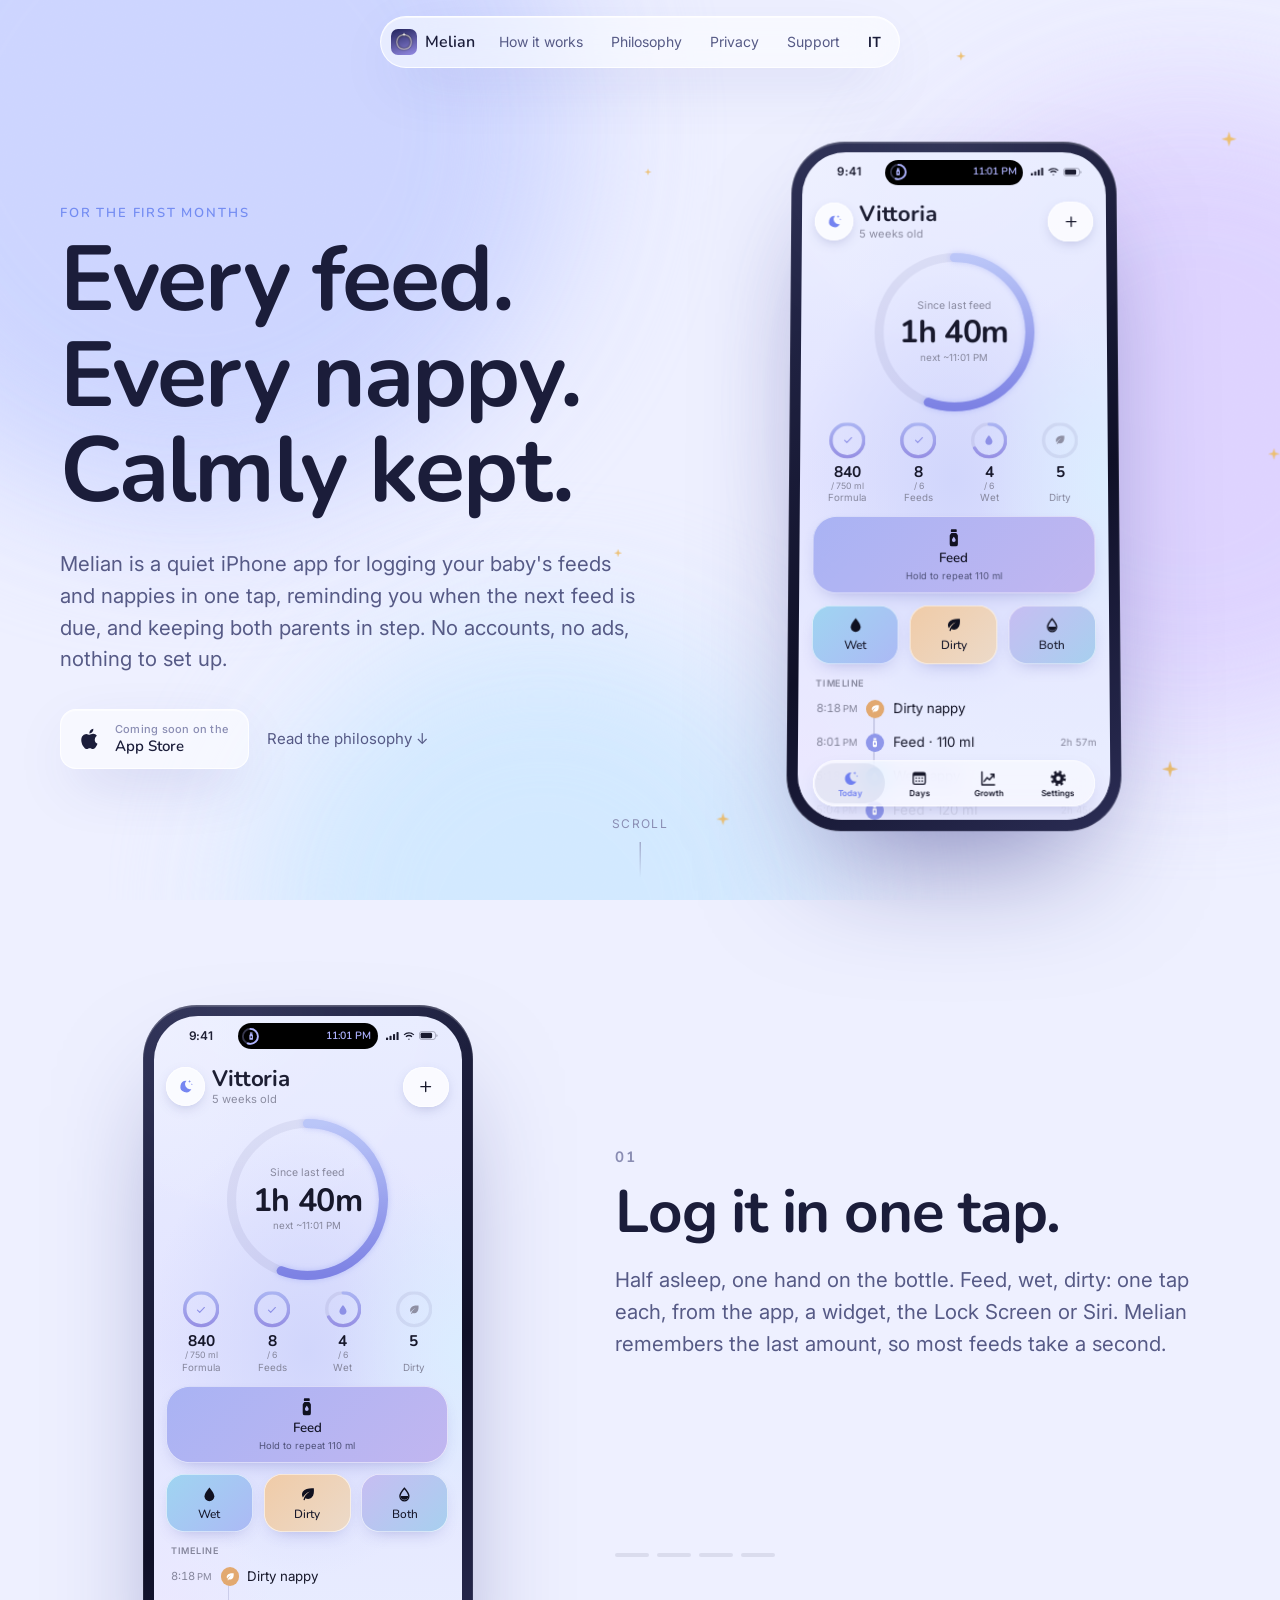
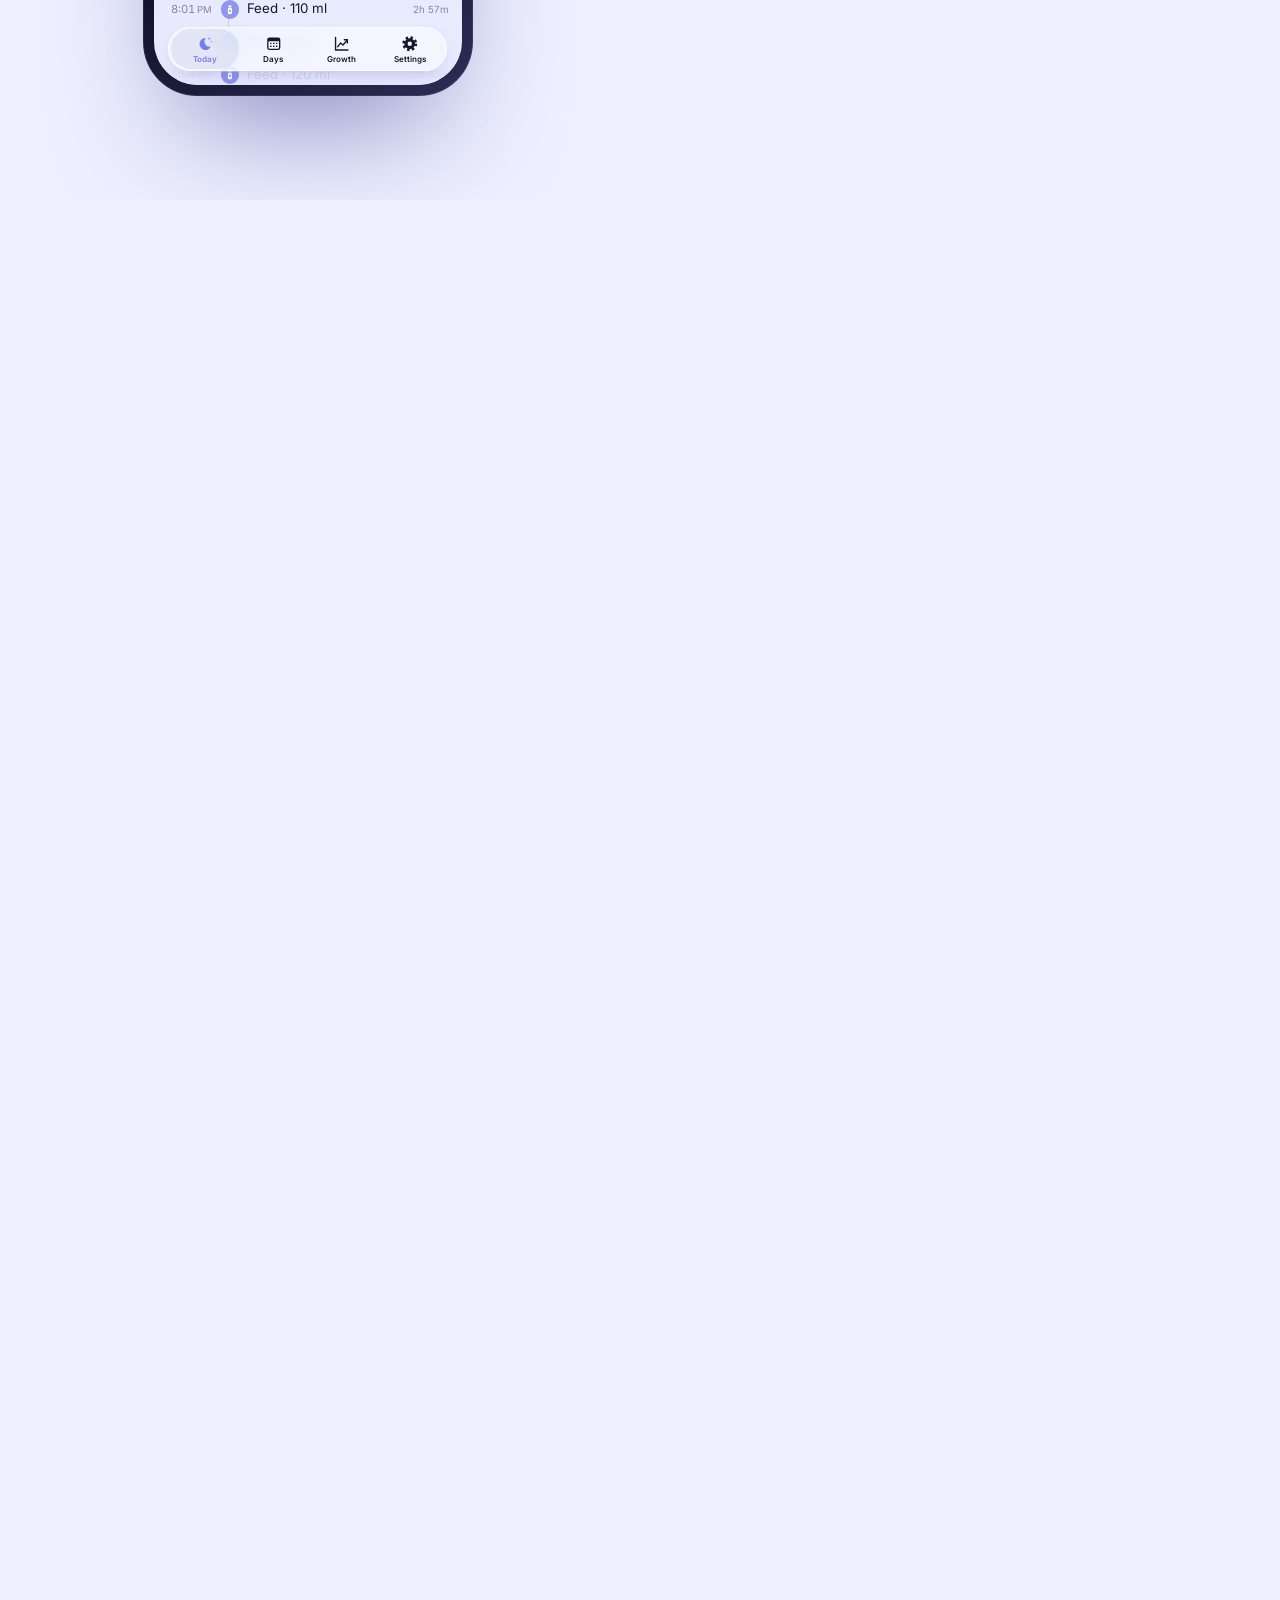
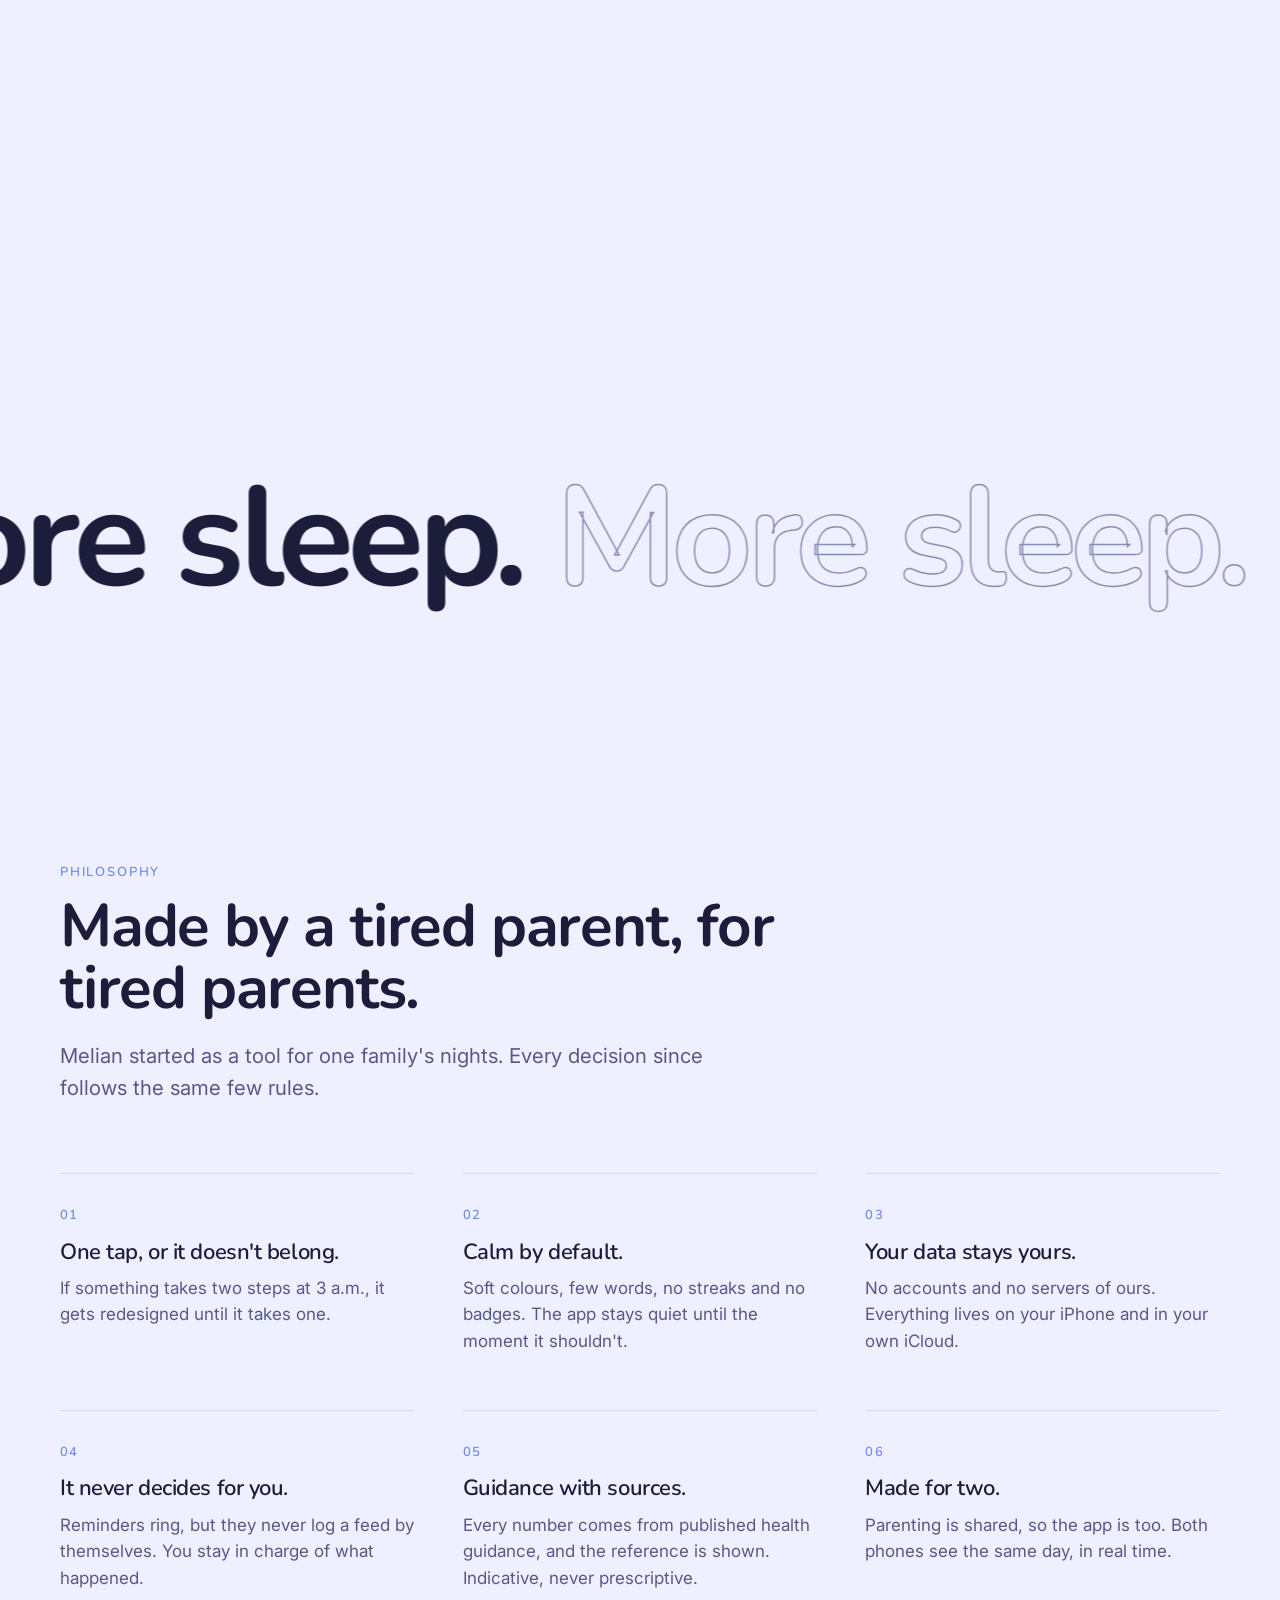
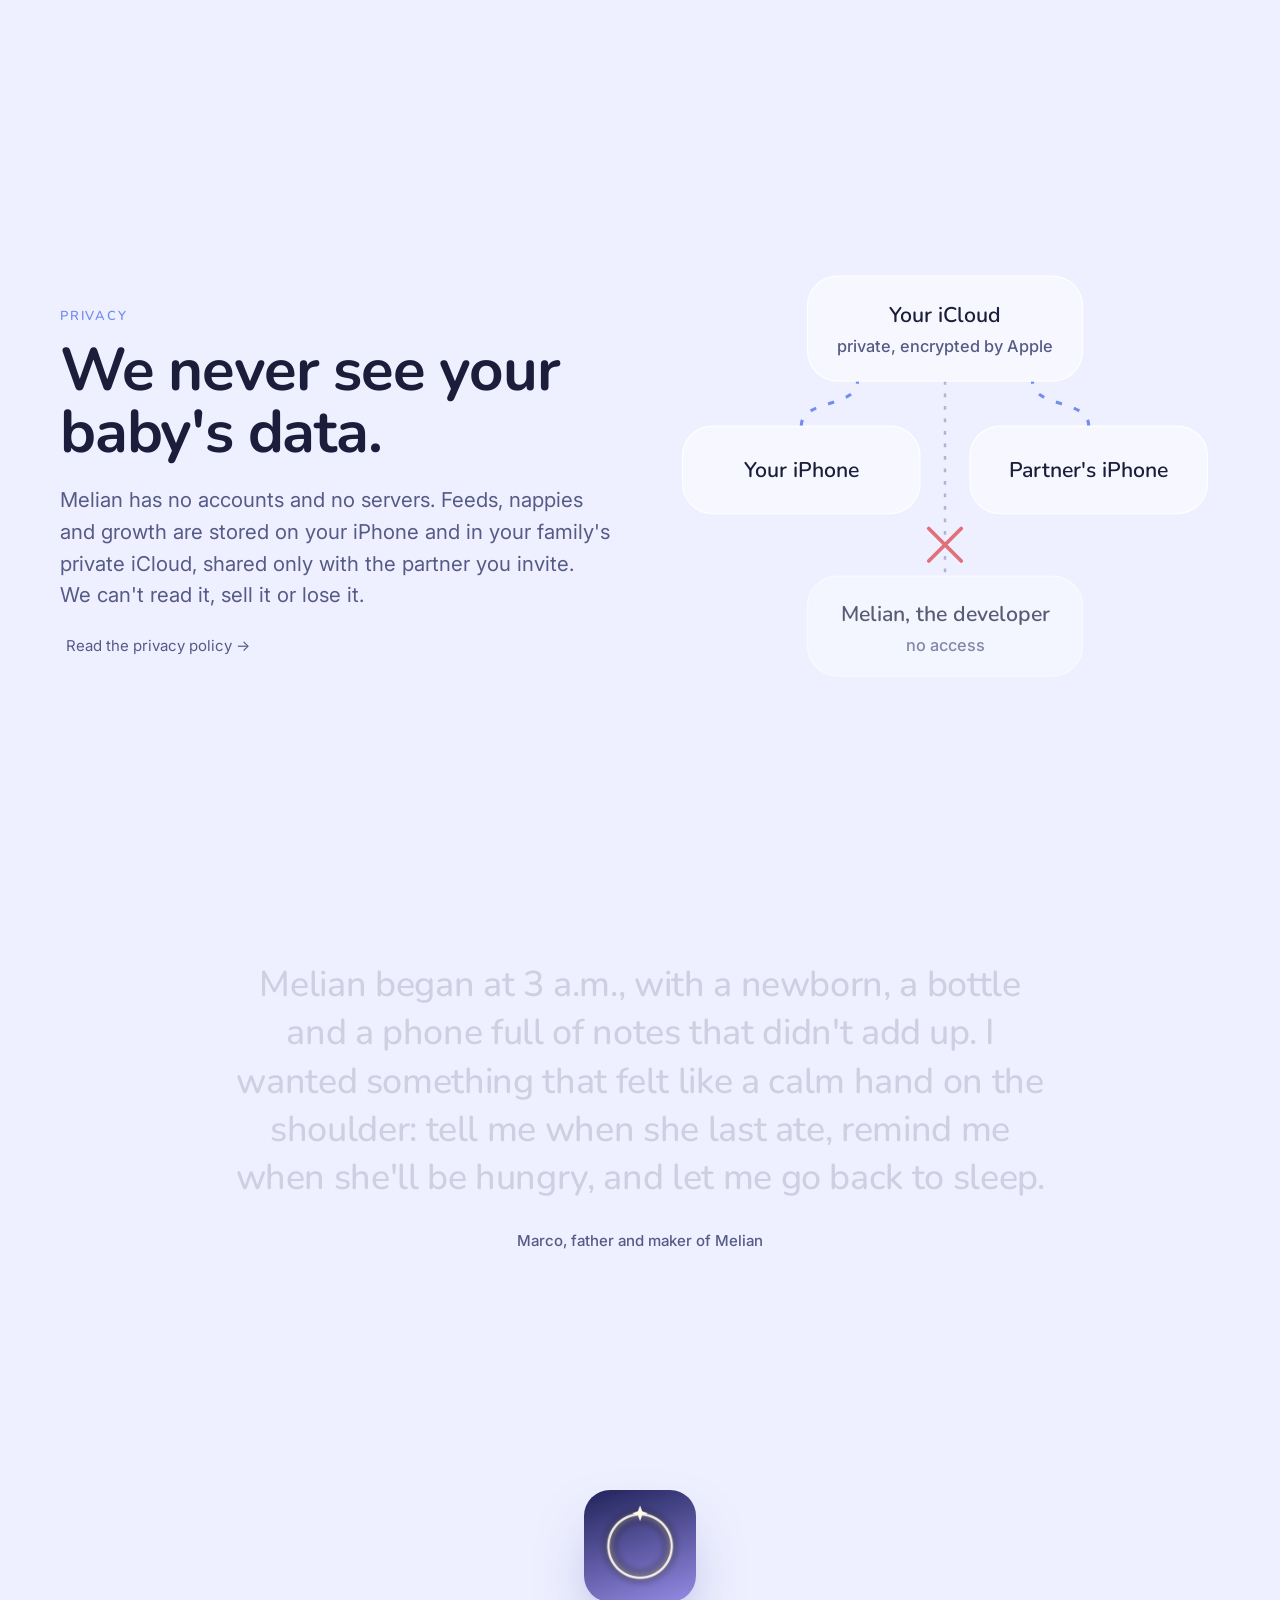
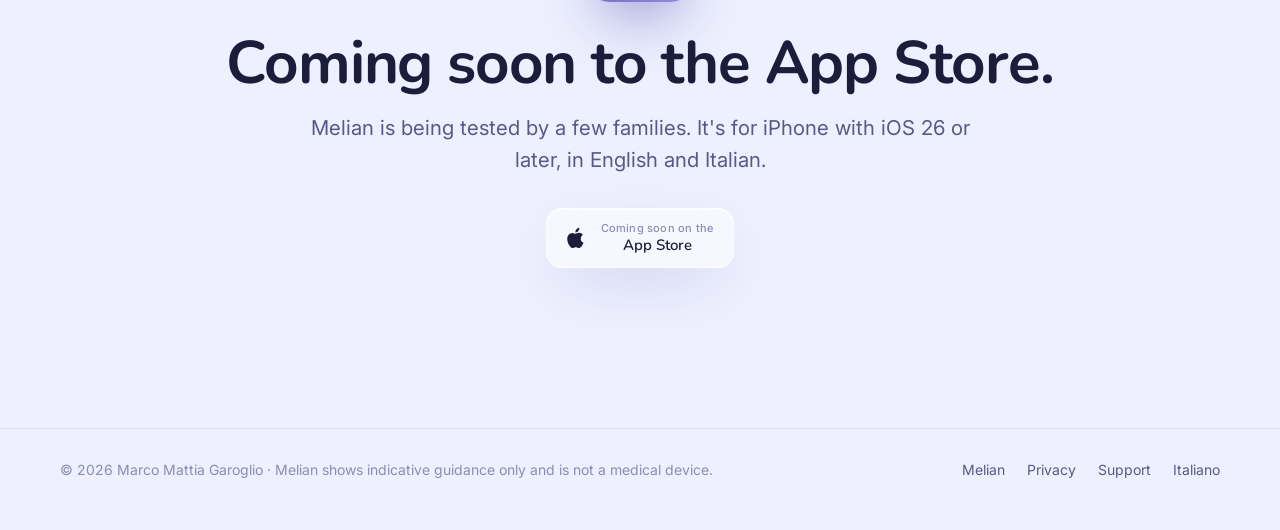
<file: index.html>
<!doctype html>
<html lang="en">
<head>
<meta charset="utf-8">
<meta name="viewport" content="width=device-width, initial-scale=1, viewport-fit=cover">
<title>Melian: a calm baby feeding and nappy tracker for iPhone</title>
<meta name="description" content="Log feeds and nappies in one tap, get a loud reminder when the next feed is due, and share everything live with your partner. No accounts, no ads, no tracking.">
<meta name="theme-color" content="#eef0ff" media="(prefers-color-scheme: light)">
<meta name="theme-color" content="#0b0d20" media="(prefers-color-scheme: dark)">
<link rel="icon" href="assets/favicon.png">
<link rel="apple-touch-icon" href="assets/apple-touch-icon.png">
<link rel="alternate" hreflang="en" href="https://marcogaroglio-online.github.io/melian-site/">
<link rel="alternate" hreflang="it" href="https://marcogaroglio-online.github.io/melian-site/it/">
<meta property="og:title" content="Melian: a calm baby feeding and nappy tracker for iPhone">
<meta property="og:description" content="Log feeds and nappies in one tap, get a loud reminder when the next feed is due, and share everything live with your partner. No accounts, no ads, no tracking.">
<meta property="og:image" content="https://marcogaroglio-online.github.io/melian-site/assets/icon-512.png">
<link rel="preconnect" href="https://fonts.googleapis.com">
<link rel="preconnect" href="https://fonts.gstatic.com" crossorigin>
<link href="https://fonts.googleapis.com/css2?family=Nunito:wght@500;600;700&family=Inter:wght@400;500;600&display=swap" rel="stylesheet">
<link rel="stylesheet" href="assets/style.css">
</head>
<body>
<div class="ambient" aria-hidden="true"><i data-depth=".08"></i><i data-depth=".16"></i><i data-depth=".24"></i></div>
<div class="grain" aria-hidden="true"></div>
<nav class="nav glass" aria-label="Melian">
  <a class="brand" href="./"><img src="assets/favicon.png" alt="" width="26" height="26">Melian</a>
  <a class="link hide-sm" href="./#story">How it works</a>
  <a class="link hide-sm" href="./#philosophy">Philosophy</a>
  <a class="link" href="privacy.html">Privacy</a>
  <a class="link" href="support.html">Support</a>
  <a class="link lang" href="it/" hreflang="it" lang="it">IT</a>
</nav>

<main>
  <svg width="0" height="0" style="position:absolute" aria-hidden="true"><defs>
    <linearGradient id="melianRing" x1="0" y1="0" x2="1" y2="0"><stop offset="0" stop-color="#7d82e4"/><stop offset="1" stop-color="#b7c3f8"/></linearGradient>
    <linearGradient id="melianMini" x1="0" y1="0" x2="1" y2="0"><stop offset="0" stop-color="#9690e4"/><stop offset="1" stop-color="#aab3f2"/></linearGradient>
  </defs></svg>
  <section class="hero" id="top">
    <div class="wrap">
      <div>
        <p class="eyebrow">For the first months</p>
        <h1><span class="line"><span>Every feed.</span></span><span class="line"><span>Every nappy.</span></span><span class="line"><span>Calmly kept.</span></span></h1>
        <p class="lead">Melian is a quiet iPhone app for logging your baby's feeds and nappies in one tap, reminding you when the next feed is due, and keeping both parents in step. No accounts, no ads, nothing to set up.</p>
        <div class="cta"><span class="badge glass" role="img" aria-label="Coming soon on the App Store"><svg viewBox="0 0 24 24" fill="currentColor"><path d="M16.4 12.6c0-2.4 2-3.5 2-3.6a4.3 4.3 0 0 0-3.4-1.8c-1.4-.1-2.8.9-3.5.9s-1.8-.8-3-.8a4.5 4.5 0 0 0-3.8 2.3c-1.6 2.8-.4 7 1.2 9.3.8 1.1 1.7 2.4 2.9 2.3 1.2 0 1.6-.7 3-.7s1.8.7 3 .7c1.3 0 2.1-1.1 2.8-2.3a10 10 0 0 0 1.3-2.6 3.9 3.9 0 0 1-2.5-3.7ZM14.2 5.6A4 4 0 0 0 15.1 2.6a4.1 4.1 0 0 0-2.7 1.4 3.8 3.8 0 0 0-1 2.9 3.4 3.4 0 0 0 2.8-1.3Z"/></svg><span><small>Coming soon on the</small>App Store</span></span><a class="ghost" href="#philosophy">Read the philosophy ↓</a></div>
      </div>
      <div class="stage">
        <div class="stars" aria-hidden="true"></div>
        <div class="phone hero-phone" data-live>
    <div class="screen">
      <div class="island"><span class="li-ring"><svg class="isl" viewBox="0 0 22.4 22.4" aria-hidden="true"><circle class="track" cx="11.2" cy="11.2" r="10" stroke-width="2.4"/><circle class="bar" cx="11.2" cy="11.2" r="10" stroke-width="2.4"/></svg><svg viewBox="0 0 24 24" fill="currentColor"><path fill-rule="evenodd" d="M9.2 1.5h5.6c.5 0 .8.4.8.8v1.9c0 .5-.3.8-.8.8H9.2c-.5 0-.8-.3-.8-.8V2.3c0-.4.3-.8.8-.8ZM9 6h6l1.6 2.3c.3.4.4.9.4 1.4v10.1a2.7 2.7 0 0 1-2.7 2.7H9.7A2.7 2.7 0 0 1 7 19.8V9.7c0-.5.1-1 .4-1.4Zm3 4.6s-2.3 2.6-2.3 4.1a2.3 2.3 0 0 0 4.6 0c0-1.5-2.3-4.1-2.3-4.1Z"/></svg></span><span class="li-t" data-next></span></div>
      <div class="status"><span class="clock" data-clock>9:41</span><span class="sb"><svg viewBox="0 0 18 12" fill="currentColor"><rect x="0" y="8" width="3" height="4" rx="1"/><rect x="5" y="5.5" width="3" height="6.5" rx="1"/><rect x="10" y="3" width="3" height="9" rx="1"/><rect x="15" y="0" width="3" height="12" rx="1"/></svg><svg viewBox="0 0 17 12" fill="currentColor"><path d="M8.5 2.3c2.4 0 4.6.9 6.3 2.5l1.3-1.3A10.8 10.8 0 0 0 8.5.4 10.8 10.8 0 0 0 .9 3.5l1.3 1.3a9 9 0 0 1 6.3-2.5Zm0 3.7c1.4 0 2.6.5 3.6 1.4l1.3-1.3a7 7 0 0 0-9.8 0l1.3 1.3c1-.9 2.2-1.4 3.6-1.4Zm0 3.6c-.5 0-1 .2-1.3.5l1.3 1.4 1.3-1.4c-.3-.3-.8-.5-1.3-.5Z"/></svg><svg viewBox="0 0 28 13" fill="none"><rect x=".6" y=".6" width="23.8" height="11.8" rx="3.6" stroke="currentColor" stroke-opacity=".4" stroke-width="1.1"/><rect x="2.4" y="2.4" width="17" height="8.2" rx="2" fill="currentColor"/><path d="M25.9 4.4v4.2a2.2 2.2 0 0 0 0-4.2Z" fill="currentColor" fill-opacity=".45"/></svg></span></div>
      <div class="today">
        <header class="top">
          <span class="g-btn moon"><svg viewBox="0 0 24 24" fill="currentColor"><path d="M13.6 4.1a8.2 8.2 0 1 0 6.9 11.6 7 7 0 0 1-6.9-11.6Z"/><path d="m18 2.6.55 1.7 1.75.55-1.75.55L18 7.1l-.55-1.7-1.75-.55 1.75-.55Z"/><path d="m21.3 7.6.35 1.05 1.05.35-1.05.35-.35 1.05-.35-1.05-1.05-.35 1.05-.35Z"/></svg></span>
          <div class="who"><b>Vittoria</b><span>5 weeks old</span></div>
          <span class="g-btn plus"><svg viewBox="0 0 24 24" fill="none" stroke="currentColor" stroke-width="2.1" stroke-linecap="round"><path d="M12 4.5v15M4.5 12h15"/></svg></span>
        </header>
        <div class="big">
          <svg class="bring" viewBox="0 0 230.0 230.0" aria-hidden="true"><circle class="track" cx="115.0" cy="115.0" r="108.5" stroke-width="13"/><circle class="bar" cx="115.0" cy="115.0" r="108.5" stroke-width="13"/></svg>
          <div class="label"><small>Since last feed</small><strong data-since>1h 40m</strong><em data-nextline></em></div>
        </div>
        <div class="minis">
          <div class="mini" data-k="formula" data-goal="750">
            <span class="mr"><svg class="mring" viewBox="0 0 47.5 47.5" aria-hidden="true"><circle class="track" cx="23.75" cy="23.75" r="21.5" stroke-width="4.5"/><circle class="bar" cx="23.75" cy="23.75" r="21.5" stroke-width="4.5"/></svg><i class="ic"><svg viewBox="0 0 24 24" fill="currentColor"><path fill-rule="evenodd" d="M9.2 1.5h5.6c.5 0 .8.4.8.8v1.9c0 .5-.3.8-.8.8H9.2c-.5 0-.8-.3-.8-.8V2.3c0-.4.3-.8.8-.8ZM9 6h6l1.6 2.3c.3.4.4.9.4 1.4v10.1a2.7 2.7 0 0 1-2.7 2.7H9.7A2.7 2.7 0 0 1 7 19.8V9.7c0-.5.1-1 .4-1.4Zm3 4.6s-2.3 2.6-2.3 4.1a2.3 2.3 0 0 0 4.6 0c0-1.5-2.3-4.1-2.3-4.1Z"/></svg></i><i class="ok"><svg viewBox="0 0 24 24" fill="none" stroke="currentColor" stroke-width="2.2" stroke-linecap="round" stroke-linejoin="round"><path d="m5 12.5 4.5 4.5L19 7"/></svg></i></span>
            <strong>0</strong><small>/ 750 ml</small><span>Formula</span></div><div class="mini" data-k="feeds" data-goal="6">
            <span class="mr"><svg class="mring" viewBox="0 0 47.5 47.5" aria-hidden="true"><circle class="track" cx="23.75" cy="23.75" r="21.5" stroke-width="4.5"/><circle class="bar" cx="23.75" cy="23.75" r="21.5" stroke-width="4.5"/></svg><i class="ic"><svg viewBox="0 0 24 24" fill="currentColor"><path fill-rule="evenodd" d="M9.2 1.5h5.6c.5 0 .8.4.8.8v1.9c0 .5-.3.8-.8.8H9.2c-.5 0-.8-.3-.8-.8V2.3c0-.4.3-.8.8-.8ZM9 6h6l1.6 2.3c.3.4.4.9.4 1.4v10.1a2.7 2.7 0 0 1-2.7 2.7H9.7A2.7 2.7 0 0 1 7 19.8V9.7c0-.5.1-1 .4-1.4Zm3 4.6s-2.3 2.6-2.3 4.1a2.3 2.3 0 0 0 4.6 0c0-1.5-2.3-4.1-2.3-4.1Z"/></svg></i><i class="ok"><svg viewBox="0 0 24 24" fill="none" stroke="currentColor" stroke-width="2.2" stroke-linecap="round" stroke-linejoin="round"><path d="m5 12.5 4.5 4.5L19 7"/></svg></i></span>
            <strong>0</strong><small>/ 6</small><span>Feeds</span></div><div class="mini" data-k="wet" data-goal="6">
            <span class="mr"><svg class="mring" viewBox="0 0 47.5 47.5" aria-hidden="true"><circle class="track" cx="23.75" cy="23.75" r="21.5" stroke-width="4.5"/><circle class="bar" cx="23.75" cy="23.75" r="21.5" stroke-width="4.5"/></svg><i class="ic"><svg viewBox="0 0 24 24" fill="currentColor"><path d="M12 2.2S5 10.1 5 14.8a7 7 0 0 0 14 0C19 10.1 12 2.2 12 2.2Z"/></svg></i><i class="ok"><svg viewBox="0 0 24 24" fill="none" stroke="currentColor" stroke-width="2.2" stroke-linecap="round" stroke-linejoin="round"><path d="m5 12.5 4.5 4.5L19 7"/></svg></i></span>
            <strong>0</strong><small>/ 6</small><span>Wet</span></div><div class="mini" data-k="dirty" data-goal="">
            <span class="mr"><svg class="mring" viewBox="0 0 47.5 47.5" aria-hidden="true"><circle class="track" cx="23.75" cy="23.75" r="21.5" stroke-width="4.5"/><circle class="bar" cx="23.75" cy="23.75" r="21.5" stroke-width="4.5"/></svg><i class="ic"><svg viewBox="0 0 24 24" fill="currentColor"><path d="M21.2 3.2c-6.6-.4-12.6.5-15.6 4.7C3.7 10.6 3.9 14 5.6 16.4c.6-1.2 1.5-2.6 2.9-4 1.9-1.9 4.3-3.4 7-4.5-2.4 1.5-4.6 3.3-6.2 5.4-1.5 2-2.5 4.2-3 6.7l1.9.3c.2-1 .5-1.9.9-2.8 2.7 1.6 6.6 1.6 9.3-1.3 3.1-3.4 3.2-8.2 2.8-13Z"/></svg></i><i class="ok"><svg viewBox="0 0 24 24" fill="none" stroke="currentColor" stroke-width="2.2" stroke-linecap="round" stroke-linejoin="round"><path d="m5 12.5 4.5 4.5L19 7"/></svg></i></span>
            <strong>0</strong><small>&nbsp;</small><span>Dirty</span></div>
        </div>
        <button class="act feed" data-kind="feed"><svg viewBox="0 0 24 24" fill="currentColor"><path fill-rule="evenodd" d="M9.2 1.5h5.6c.5 0 .8.4.8.8v1.9c0 .5-.3.8-.8.8H9.2c-.5 0-.8-.3-.8-.8V2.3c0-.4.3-.8.8-.8ZM9 6h6l1.6 2.3c.3.4.4.9.4 1.4v10.1a2.7 2.7 0 0 1-2.7 2.7H9.7A2.7 2.7 0 0 1 7 19.8V9.7c0-.5.1-1 .4-1.4Zm3 4.6s-2.3 2.6-2.3 4.1a2.3 2.3 0 0 0 4.6 0c0-1.5-2.3-4.1-2.3-4.1Z"/></svg><b>Feed</b><small>Hold to repeat 110 ml</small></button>
        <div class="nappies">
          <button class="act wet" data-kind="wet"><svg viewBox="0 0 24 24" fill="currentColor"><path d="M12 2.2S5 10.1 5 14.8a7 7 0 0 0 14 0C19 10.1 12 2.2 12 2.2Z"/></svg><b>Wet</b></button>
          <button class="act dirty" data-kind="dirty"><svg viewBox="0 0 24 24" fill="currentColor"><path d="M21.2 3.2c-6.6-.4-12.6.5-15.6 4.7C3.7 10.6 3.9 14 5.6 16.4c.6-1.2 1.5-2.6 2.9-4 1.9-1.9 4.3-3.4 7-4.5-2.4 1.5-4.6 3.3-6.2 5.4-1.5 2-2.5 4.2-3 6.7l1.9.3c.2-1 .5-1.9.9-2.8 2.7 1.6 6.6 1.6 9.3-1.3 3.1-3.4 3.2-8.2 2.8-13Z"/></svg><b>Dirty</b></button>
          <button class="act both" data-kind="both"><svg viewBox="0 0 24 24"><path fill="none" stroke="currentColor" stroke-width="1.9" d="M12 3.2S5.6 10.4 5.6 14.8a6.4 6.4 0 0 0 12.8 0C18.4 10.4 12 3.2 12 3.2Z"/><path fill="currentColor" d="M6.6 14.2h10.8a5.4 5.4 0 0 1-10.8 0Z"/></svg><b>Both</b></button>
        </div>
        <h4 class="tl-h">Timeline</h4>
        <ul class="tl"></ul>
      </div>
      <nav class="tabbar" aria-hidden="true"><span class="tab on"><svg viewBox="0 0 24 24" fill="currentColor"><path d="M13.6 4.1a8.2 8.2 0 1 0 6.9 11.6 7 7 0 0 1-6.9-11.6Z"/><path d="m18 2.6.55 1.7 1.75.55-1.75.55L18 7.1l-.55-1.7-1.75-.55 1.75-.55Z"/><path d="m21.3 7.6.35 1.05 1.05.35-1.05.35-.35 1.05-.35-1.05-1.05-.35 1.05-.35Z"/></svg><b>Today</b></span><span class="tab"><svg viewBox="0 0 24 24" fill="currentColor"><path fill-rule="evenodd" d="M6 3.5h12A3 3 0 0 1 21 6.5v11a3 3 0 0 1-3 3H6a3 3 0 0 1-3-3v-11a3 3 0 0 1 3-3Zm-1.2 5v9c0 .7.5 1.2 1.2 1.2h12c.7 0 1.2-.5 1.2-1.2v-9Z"/><g><rect x="7" y="10.5" width="2" height="2" rx=".5"/><rect x="11" y="10.5" width="2" height="2" rx=".5"/><rect x="15" y="10.5" width="2" height="2" rx=".5"/><rect x="7" y="14.5" width="2" height="2" rx=".5"/><rect x="11" y="14.5" width="2" height="2" rx=".5"/><rect x="15" y="14.5" width="2" height="2" rx=".5"/></g></svg><b>Days</b></span><span class="tab"><svg viewBox="0 0 24 24" fill="none" stroke="currentColor" stroke-width="1.9" stroke-linecap="round" stroke-linejoin="round"><path d="M3.5 3.5v17h17"/><path d="m6.5 16 4-5 3.2 2.8L19.5 7"/><path d="M15.5 6.6h4.2v4.2"/></svg><b>Growth</b></span><span class="tab"><svg viewBox="0 0 24 24" fill="currentColor"><circle cx="12" cy="12" r="8.4" fill="none" stroke="currentColor" stroke-width="3.6" stroke-dasharray="3.3 3.3"/><path fill-rule="evenodd" d="M12 4.6a7.4 7.4 0 1 1 0 14.8 7.4 7.4 0 0 1 0-14.8Zm0 4.4a3 3 0 1 0 0 6 3 3 0 0 0 0-6Z"/></svg><b>Settings</b></span></nav>
    </div>
  </div>
        <p class="sr">Try it: tap the buttons on the phone.</p>
      </div>
    </div>
    <div class="scroll-hint" aria-hidden="true">Scroll<i></i></div>
  </section>

  <section class="story" id="story" data-step="1">
    <div class="pin">
      <div class="wrap">
        <div class="phones">
          <div class="phone main-phone" data-live>
    <div class="screen">
      <div class="island"><span class="li-ring"><svg class="isl" viewBox="0 0 22.4 22.4" aria-hidden="true"><circle class="track" cx="11.2" cy="11.2" r="10" stroke-width="2.4"/><circle class="bar" cx="11.2" cy="11.2" r="10" stroke-width="2.4"/></svg><svg viewBox="0 0 24 24" fill="currentColor"><path fill-rule="evenodd" d="M9.2 1.5h5.6c.5 0 .8.4.8.8v1.9c0 .5-.3.8-.8.8H9.2c-.5 0-.8-.3-.8-.8V2.3c0-.4.3-.8.8-.8ZM9 6h6l1.6 2.3c.3.4.4.9.4 1.4v10.1a2.7 2.7 0 0 1-2.7 2.7H9.7A2.7 2.7 0 0 1 7 19.8V9.7c0-.5.1-1 .4-1.4Zm3 4.6s-2.3 2.6-2.3 4.1a2.3 2.3 0 0 0 4.6 0c0-1.5-2.3-4.1-2.3-4.1Z"/></svg></span><span class="li-t" data-next></span></div>
      <div class="status"><span class="clock" data-clock>9:41</span><span class="sb"><svg viewBox="0 0 18 12" fill="currentColor"><rect x="0" y="8" width="3" height="4" rx="1"/><rect x="5" y="5.5" width="3" height="6.5" rx="1"/><rect x="10" y="3" width="3" height="9" rx="1"/><rect x="15" y="0" width="3" height="12" rx="1"/></svg><svg viewBox="0 0 17 12" fill="currentColor"><path d="M8.5 2.3c2.4 0 4.6.9 6.3 2.5l1.3-1.3A10.8 10.8 0 0 0 8.5.4 10.8 10.8 0 0 0 .9 3.5l1.3 1.3a9 9 0 0 1 6.3-2.5Zm0 3.7c1.4 0 2.6.5 3.6 1.4l1.3-1.3a7 7 0 0 0-9.8 0l1.3 1.3c1-.9 2.2-1.4 3.6-1.4Zm0 3.6c-.5 0-1 .2-1.3.5l1.3 1.4 1.3-1.4c-.3-.3-.8-.5-1.3-.5Z"/></svg><svg viewBox="0 0 28 13" fill="none"><rect x=".6" y=".6" width="23.8" height="11.8" rx="3.6" stroke="currentColor" stroke-opacity=".4" stroke-width="1.1"/><rect x="2.4" y="2.4" width="17" height="8.2" rx="2" fill="currentColor"/><path d="M25.9 4.4v4.2a2.2 2.2 0 0 0 0-4.2Z" fill="currentColor" fill-opacity=".45"/></svg></span></div>
      <div class="today">
        <header class="top">
          <span class="g-btn moon"><svg viewBox="0 0 24 24" fill="currentColor"><path d="M13.6 4.1a8.2 8.2 0 1 0 6.9 11.6 7 7 0 0 1-6.9-11.6Z"/><path d="m18 2.6.55 1.7 1.75.55-1.75.55L18 7.1l-.55-1.7-1.75-.55 1.75-.55Z"/><path d="m21.3 7.6.35 1.05 1.05.35-1.05.35-.35 1.05-.35-1.05-1.05-.35 1.05-.35Z"/></svg></span>
          <div class="who"><b>Vittoria</b><span>5 weeks old</span></div>
          <span class="g-btn plus"><svg viewBox="0 0 24 24" fill="none" stroke="currentColor" stroke-width="2.1" stroke-linecap="round"><path d="M12 4.5v15M4.5 12h15"/></svg></span>
        </header>
        <div class="big">
          <svg class="bring" viewBox="0 0 230.0 230.0" aria-hidden="true"><circle class="track" cx="115.0" cy="115.0" r="108.5" stroke-width="13"/><circle class="bar" cx="115.0" cy="115.0" r="108.5" stroke-width="13"/></svg>
          <div class="label"><small>Since last feed</small><strong data-since>1h 40m</strong><em data-nextline></em></div>
        </div>
        <div class="minis">
          <div class="mini" data-k="formula" data-goal="750">
            <span class="mr"><svg class="mring" viewBox="0 0 47.5 47.5" aria-hidden="true"><circle class="track" cx="23.75" cy="23.75" r="21.5" stroke-width="4.5"/><circle class="bar" cx="23.75" cy="23.75" r="21.5" stroke-width="4.5"/></svg><i class="ic"><svg viewBox="0 0 24 24" fill="currentColor"><path fill-rule="evenodd" d="M9.2 1.5h5.6c.5 0 .8.4.8.8v1.9c0 .5-.3.8-.8.8H9.2c-.5 0-.8-.3-.8-.8V2.3c0-.4.3-.8.8-.8ZM9 6h6l1.6 2.3c.3.4.4.9.4 1.4v10.1a2.7 2.7 0 0 1-2.7 2.7H9.7A2.7 2.7 0 0 1 7 19.8V9.7c0-.5.1-1 .4-1.4Zm3 4.6s-2.3 2.6-2.3 4.1a2.3 2.3 0 0 0 4.6 0c0-1.5-2.3-4.1-2.3-4.1Z"/></svg></i><i class="ok"><svg viewBox="0 0 24 24" fill="none" stroke="currentColor" stroke-width="2.2" stroke-linecap="round" stroke-linejoin="round"><path d="m5 12.5 4.5 4.5L19 7"/></svg></i></span>
            <strong>0</strong><small>/ 750 ml</small><span>Formula</span></div><div class="mini" data-k="feeds" data-goal="6">
            <span class="mr"><svg class="mring" viewBox="0 0 47.5 47.5" aria-hidden="true"><circle class="track" cx="23.75" cy="23.75" r="21.5" stroke-width="4.5"/><circle class="bar" cx="23.75" cy="23.75" r="21.5" stroke-width="4.5"/></svg><i class="ic"><svg viewBox="0 0 24 24" fill="currentColor"><path fill-rule="evenodd" d="M9.2 1.5h5.6c.5 0 .8.4.8.8v1.9c0 .5-.3.8-.8.8H9.2c-.5 0-.8-.3-.8-.8V2.3c0-.4.3-.8.8-.8ZM9 6h6l1.6 2.3c.3.4.4.9.4 1.4v10.1a2.7 2.7 0 0 1-2.7 2.7H9.7A2.7 2.7 0 0 1 7 19.8V9.7c0-.5.1-1 .4-1.4Zm3 4.6s-2.3 2.6-2.3 4.1a2.3 2.3 0 0 0 4.6 0c0-1.5-2.3-4.1-2.3-4.1Z"/></svg></i><i class="ok"><svg viewBox="0 0 24 24" fill="none" stroke="currentColor" stroke-width="2.2" stroke-linecap="round" stroke-linejoin="round"><path d="m5 12.5 4.5 4.5L19 7"/></svg></i></span>
            <strong>0</strong><small>/ 6</small><span>Feeds</span></div><div class="mini" data-k="wet" data-goal="6">
            <span class="mr"><svg class="mring" viewBox="0 0 47.5 47.5" aria-hidden="true"><circle class="track" cx="23.75" cy="23.75" r="21.5" stroke-width="4.5"/><circle class="bar" cx="23.75" cy="23.75" r="21.5" stroke-width="4.5"/></svg><i class="ic"><svg viewBox="0 0 24 24" fill="currentColor"><path d="M12 2.2S5 10.1 5 14.8a7 7 0 0 0 14 0C19 10.1 12 2.2 12 2.2Z"/></svg></i><i class="ok"><svg viewBox="0 0 24 24" fill="none" stroke="currentColor" stroke-width="2.2" stroke-linecap="round" stroke-linejoin="round"><path d="m5 12.5 4.5 4.5L19 7"/></svg></i></span>
            <strong>0</strong><small>/ 6</small><span>Wet</span></div><div class="mini" data-k="dirty" data-goal="">
            <span class="mr"><svg class="mring" viewBox="0 0 47.5 47.5" aria-hidden="true"><circle class="track" cx="23.75" cy="23.75" r="21.5" stroke-width="4.5"/><circle class="bar" cx="23.75" cy="23.75" r="21.5" stroke-width="4.5"/></svg><i class="ic"><svg viewBox="0 0 24 24" fill="currentColor"><path d="M21.2 3.2c-6.6-.4-12.6.5-15.6 4.7C3.7 10.6 3.9 14 5.6 16.4c.6-1.2 1.5-2.6 2.9-4 1.9-1.9 4.3-3.4 7-4.5-2.4 1.5-4.6 3.3-6.2 5.4-1.5 2-2.5 4.2-3 6.7l1.9.3c.2-1 .5-1.9.9-2.8 2.7 1.6 6.6 1.6 9.3-1.3 3.1-3.4 3.2-8.2 2.8-13Z"/></svg></i><i class="ok"><svg viewBox="0 0 24 24" fill="none" stroke="currentColor" stroke-width="2.2" stroke-linecap="round" stroke-linejoin="round"><path d="m5 12.5 4.5 4.5L19 7"/></svg></i></span>
            <strong>0</strong><small>&nbsp;</small><span>Dirty</span></div>
        </div>
        <button class="act feed" data-kind="feed"><svg viewBox="0 0 24 24" fill="currentColor"><path fill-rule="evenodd" d="M9.2 1.5h5.6c.5 0 .8.4.8.8v1.9c0 .5-.3.8-.8.8H9.2c-.5 0-.8-.3-.8-.8V2.3c0-.4.3-.8.8-.8ZM9 6h6l1.6 2.3c.3.4.4.9.4 1.4v10.1a2.7 2.7 0 0 1-2.7 2.7H9.7A2.7 2.7 0 0 1 7 19.8V9.7c0-.5.1-1 .4-1.4Zm3 4.6s-2.3 2.6-2.3 4.1a2.3 2.3 0 0 0 4.6 0c0-1.5-2.3-4.1-2.3-4.1Z"/></svg><b>Feed</b><small>Hold to repeat 110 ml</small></button>
        <div class="nappies">
          <button class="act wet" data-kind="wet"><svg viewBox="0 0 24 24" fill="currentColor"><path d="M12 2.2S5 10.1 5 14.8a7 7 0 0 0 14 0C19 10.1 12 2.2 12 2.2Z"/></svg><b>Wet</b></button>
          <button class="act dirty" data-kind="dirty"><svg viewBox="0 0 24 24" fill="currentColor"><path d="M21.2 3.2c-6.6-.4-12.6.5-15.6 4.7C3.7 10.6 3.9 14 5.6 16.4c.6-1.2 1.5-2.6 2.9-4 1.9-1.9 4.3-3.4 7-4.5-2.4 1.5-4.6 3.3-6.2 5.4-1.5 2-2.5 4.2-3 6.7l1.9.3c.2-1 .5-1.9.9-2.8 2.7 1.6 6.6 1.6 9.3-1.3 3.1-3.4 3.2-8.2 2.8-13Z"/></svg><b>Dirty</b></button>
          <button class="act both" data-kind="both"><svg viewBox="0 0 24 24"><path fill="none" stroke="currentColor" stroke-width="1.9" d="M12 3.2S5.6 10.4 5.6 14.8a6.4 6.4 0 0 0 12.8 0C18.4 10.4 12 3.2 12 3.2Z"/><path fill="currentColor" d="M6.6 14.2h10.8a5.4 5.4 0 0 1-10.8 0Z"/></svg><b>Both</b></button>
        </div>
        <h4 class="tl-h">Timeline</h4>
        <ul class="tl"></ul>
      </div>
      <nav class="tabbar" aria-hidden="true"><span class="tab on"><svg viewBox="0 0 24 24" fill="currentColor"><path d="M13.6 4.1a8.2 8.2 0 1 0 6.9 11.6 7 7 0 0 1-6.9-11.6Z"/><path d="m18 2.6.55 1.7 1.75.55-1.75.55L18 7.1l-.55-1.7-1.75-.55 1.75-.55Z"/><path d="m21.3 7.6.35 1.05 1.05.35-1.05.35-.35 1.05-.35-1.05-1.05-.35 1.05-.35Z"/></svg><b>Today</b></span><span class="tab"><svg viewBox="0 0 24 24" fill="currentColor"><path fill-rule="evenodd" d="M6 3.5h12A3 3 0 0 1 21 6.5v11a3 3 0 0 1-3 3H6a3 3 0 0 1-3-3v-11a3 3 0 0 1 3-3Zm-1.2 5v9c0 .7.5 1.2 1.2 1.2h12c.7 0 1.2-.5 1.2-1.2v-9Z"/><g><rect x="7" y="10.5" width="2" height="2" rx=".5"/><rect x="11" y="10.5" width="2" height="2" rx=".5"/><rect x="15" y="10.5" width="2" height="2" rx=".5"/><rect x="7" y="14.5" width="2" height="2" rx=".5"/><rect x="11" y="14.5" width="2" height="2" rx=".5"/><rect x="15" y="14.5" width="2" height="2" rx=".5"/></g></svg><b>Days</b></span><span class="tab"><svg viewBox="0 0 24 24" fill="none" stroke="currentColor" stroke-width="1.9" stroke-linecap="round" stroke-linejoin="round"><path d="M3.5 3.5v17h17"/><path d="m6.5 16 4-5 3.2 2.8L19.5 7"/><path d="M15.5 6.6h4.2v4.2"/></svg><b>Growth</b></span><span class="tab"><svg viewBox="0 0 24 24" fill="currentColor"><circle cx="12" cy="12" r="8.4" fill="none" stroke="currentColor" stroke-width="3.6" stroke-dasharray="3.3 3.3"/><path fill-rule="evenodd" d="M12 4.6a7.4 7.4 0 1 1 0 14.8 7.4 7.4 0 0 1 0-14.8Zm0 4.4a3 3 0 1 0 0 6 3 3 0 0 0 0-6Z"/></svg><b>Settings</b></span></nav>
      <div class="lock" aria-hidden="true">
        <div class="wall"></div>
        <div class="status light"><span></span><span class="sb"><svg viewBox="0 0 18 12" fill="currentColor"><rect x="0" y="8" width="3" height="4" rx="1"/><rect x="5" y="5.5" width="3" height="6.5" rx="1"/><rect x="10" y="3" width="3" height="9" rx="1"/><rect x="15" y="0" width="3" height="12" rx="1"/></svg><svg viewBox="0 0 17 12" fill="currentColor"><path d="M8.5 2.3c2.4 0 4.6.9 6.3 2.5l1.3-1.3A10.8 10.8 0 0 0 8.5.4 10.8 10.8 0 0 0 .9 3.5l1.3 1.3a9 9 0 0 1 6.3-2.5Zm0 3.7c1.4 0 2.6.5 3.6 1.4l1.3-1.3a7 7 0 0 0-9.8 0l1.3 1.3c1-.9 2.2-1.4 3.6-1.4Zm0 3.6c-.5 0-1 .2-1.3.5l1.3 1.4 1.3-1.4c-.3-.3-.8-.5-1.3-.5Z"/></svg><svg viewBox="0 0 28 13" fill="none"><rect x=".6" y=".6" width="23.8" height="11.8" rx="3.6" stroke="currentColor" stroke-opacity=".4" stroke-width="1.1"/><rect x="2.4" y="2.4" width="17" height="8.2" rx="2" fill="currentColor"/><path d="M25.9 4.4v4.2a2.2 2.2 0 0 0 0-4.2Z" fill="currentColor" fill-opacity=".45"/></svg></span></div>
        <div class="when"><span data-date></span><strong data-clock>9:41</strong></div>
        <div class="activity">
          <div class="la-row">
            <span class="badge48"><svg class="la-ring" viewBox="0 0 48.0 48.0" aria-hidden="true"><circle class="track" cx="24.0" cy="24.0" r="22" stroke-width="4"/><circle class="bar" cx="24.0" cy="24.0" r="22" stroke-width="4"/></svg><svg viewBox="0 0 24 24" fill="currentColor"><path fill-rule="evenodd" d="M9.2 1.5h5.6c.5 0 .8.4.8.8v1.9c0 .5-.3.8-.8.8H9.2c-.5 0-.8-.3-.8-.8V2.3c0-.4.3-.8.8-.8ZM9 6h6l1.6 2.3c.3.4.4.9.4 1.4v10.1a2.7 2.7 0 0 1-2.7 2.7H9.7A2.7 2.7 0 0 1 7 19.8V9.7c0-.5.1-1 .4-1.4Zm3 4.6s-2.3 2.6-2.3 4.1a2.3 2.3 0 0 0 4.6 0c0-1.5-2.3-4.1-2.3-4.1Z"/></svg></span>
            <span class="la-text"><small>Next feed for Vittoria</small><b data-countdown></b></span>
            <span class="la-fed"><svg viewBox="0 0 24 24" fill="none" stroke="currentColor" stroke-width="2.2" stroke-linecap="round" stroke-linejoin="round"><path d="m5 12.5 4.5 4.5L19 7"/></svg>Fed</span>
          </div>
          <div class="la-foot"><span>Last: Feed · 110 ml</span><span data-around></span></div>
        </div>
        <span class="lk-btn left"><svg viewBox="0 0 24 24" fill="currentColor"><path d="M8 2.5h8v3.2l-2 3.5V20a2 2 0 0 1-2 2 2 2 0 0 1-2-2V9.2L8 5.7Zm4 9.2a1 1 0 1 0 0 2 1 1 0 0 0 0-2Z"/></svg></span><span class="lk-btn right"><svg viewBox="0 0 24 24" fill="currentColor"><path fill-rule="evenodd" d="M9.2 4h5.6l1.4 2.2H19a2.5 2.5 0 0 1 2.5 2.5v8.8A2.5 2.5 0 0 1 19 20H5a2.5 2.5 0 0 1-2.5-2.5V8.7A2.5 2.5 0 0 1 5 6.2h2.8Zm2.8 4.6a4 4 0 1 0 0 8 4 4 0 0 0 0-8Zm0 1.8a2.2 2.2 0 1 1 0 4.4 2.2 2.2 0 0 1 0-4.4Z"/></svg></span>
        <i class="home"></i>
      </div>
      <div class="days" aria-hidden="true">
        <div class="status"><span class="clock" data-clock>9:41</span><span class="sb"><svg viewBox="0 0 18 12" fill="currentColor"><rect x="0" y="8" width="3" height="4" rx="1"/><rect x="5" y="5.5" width="3" height="6.5" rx="1"/><rect x="10" y="3" width="3" height="9" rx="1"/><rect x="15" y="0" width="3" height="12" rx="1"/></svg><svg viewBox="0 0 17 12" fill="currentColor"><path d="M8.5 2.3c2.4 0 4.6.9 6.3 2.5l1.3-1.3A10.8 10.8 0 0 0 8.5.4 10.8 10.8 0 0 0 .9 3.5l1.3 1.3a9 9 0 0 1 6.3-2.5Zm0 3.7c1.4 0 2.6.5 3.6 1.4l1.3-1.3a7 7 0 0 0-9.8 0l1.3 1.3c1-.9 2.2-1.4 3.6-1.4Zm0 3.6c-.5 0-1 .2-1.3.5l1.3 1.4 1.3-1.4c-.3-.3-.8-.5-1.3-.5Z"/></svg><svg viewBox="0 0 28 13" fill="none"><rect x=".6" y=".6" width="23.8" height="11.8" rx="3.6" stroke="currentColor" stroke-opacity=".4" stroke-width="1.1"/><rect x="2.4" y="2.4" width="17" height="8.2" rx="2" fill="currentColor"/><path d="M25.9 4.4v4.2a2.2 2.2 0 0 0 0-4.2Z" fill="currentColor" fill-opacity=".45"/></svg></span></div>
        <span class="g-plus"><svg viewBox="0 0 24 24" fill="none" stroke="currentColor" stroke-width="2.1" stroke-linecap="round"><path d="M12 4.5v15M4.5 12h15"/></svg></span>
        <h3>Days</h3>
        <div class="seg"><span class="on">Day</span><span>Week</span></div>
        <div class="d-nav"><span class="g-arrow"><svg viewBox="0 0 24 24" fill="none" stroke="currentColor" stroke-width="2.2" stroke-linecap="round" stroke-linejoin="round"><path d="m14.5 5-7 7 7 7"/></svg></span><span class="d-date" data-day></span><span class="g-arrow"><svg viewBox="0 0 24 24" fill="none" stroke="currentColor" stroke-width="2.2" stroke-linecap="round" stroke-linejoin="round"><path d="m9.5 5 7 7-7 7"/></svg></span></div>
        
          <div class="d-row" data-k="formula">
            <span class="d-ring done"><svg class="dr" viewBox="0 0 80.0 80.0" aria-hidden="true"><circle class="track" cx="40.0" cy="40.0" r="36" stroke-width="8"/><circle class="bar" cx="40.0" cy="40.0" r="36" stroke-width="8"/></svg><i class="ic"><svg viewBox="0 0 24 24" fill="none" stroke="currentColor" stroke-width="2.2" stroke-linecap="round" stroke-linejoin="round"><path d="m5 12.5 4.5 4.5L19 7"/></svg></i></span>
            <div><small>Formula</small><p><b>840</b> ml <em>of 640–860 ml</em></p><small>Average 105 ml a feed</small></div>
          </div>
        
          <div class="d-row" data-k="feeds">
            <span class="d-ring done"><svg class="dr" viewBox="0 0 80.0 80.0" aria-hidden="true"><circle class="track" cx="40.0" cy="40.0" r="36" stroke-width="8"/><circle class="bar" cx="40.0" cy="40.0" r="36" stroke-width="8"/></svg><i class="ic"><svg viewBox="0 0 24 24" fill="none" stroke="currentColor" stroke-width="2.2" stroke-linecap="round" stroke-linejoin="round"><path d="m5 12.5 4.5 4.5L19 7"/></svg></i></span>
            <div><small>Feeds</small><p><b>8</b> <em>of 6–8</em></p><small>Last at <span data-at="0"></span> · longest gap 3h 19m</small></div>
          </div>
        
          <div class="d-row" data-k="wet">
            <span class="d-ring"><svg class="dr" viewBox="0 0 80.0 80.0" aria-hidden="true"><circle class="track" cx="40.0" cy="40.0" r="36" stroke-width="8"/><circle class="bar" cx="40.0" cy="40.0" r="36" stroke-width="8"/></svg><i class="ic"><svg viewBox="0 0 24 24" fill="currentColor"><path d="M12 2.2S5 10.1 5 14.8a7 7 0 0 0 14 0C19 10.1 12 2.2 12 2.2Z"/></svg></i></span>
            <div><small>Wet nappies</small><p><b>4</b> <em>at least 6</em></p><small>Last at <span data-at="-163"></span></small></div>
          </div>
        
          <div class="d-row" data-k="dirty">
            <span class="d-ring"><svg class="dr" viewBox="0 0 80.0 80.0" aria-hidden="true"><circle class="track" cx="40.0" cy="40.0" r="36" stroke-width="8"/><circle class="bar" cx="40.0" cy="40.0" r="36" stroke-width="8"/></svg><i class="ic"><svg viewBox="0 0 24 24" fill="currentColor"><path d="M21.2 3.2c-6.6-.4-12.6.5-15.6 4.7C3.7 10.6 3.9 14 5.6 16.4c.6-1.2 1.5-2.6 2.9-4 1.9-1.9 4.3-3.4 7-4.5-2.4 1.5-4.6 3.3-6.2 5.4-1.5 2-2.5 4.2-3 6.7l1.9.3c.2-1 .5-1.9.9-2.8 2.7 1.6 6.6 1.6 9.3-1.3 3.1-3.4 3.2-8.2 2.8-13Z"/></svg></i></span>
            <div><small>Dirty nappies</small><p><b>5</b> <em>varies from baby to baby</em></p><small>Last at <span data-at="17"></span></small></div>
          </div>
        <nav class="tabbar" aria-hidden="true"><span class="tab"><svg viewBox="0 0 24 24" fill="currentColor"><path d="M13.6 4.1a8.2 8.2 0 1 0 6.9 11.6 7 7 0 0 1-6.9-11.6Z"/><path d="m18 2.6.55 1.7 1.75.55-1.75.55L18 7.1l-.55-1.7-1.75-.55 1.75-.55Z"/><path d="m21.3 7.6.35 1.05 1.05.35-1.05.35-.35 1.05-.35-1.05-1.05-.35 1.05-.35Z"/></svg><b>Today</b></span><span class="tab on"><svg viewBox="0 0 24 24" fill="currentColor"><path fill-rule="evenodd" d="M6 3.5h12A3 3 0 0 1 21 6.5v11a3 3 0 0 1-3 3H6a3 3 0 0 1-3-3v-11a3 3 0 0 1 3-3Zm-1.2 5v9c0 .7.5 1.2 1.2 1.2h12c.7 0 1.2-.5 1.2-1.2v-9Z"/><g><rect x="7" y="10.5" width="2" height="2" rx=".5"/><rect x="11" y="10.5" width="2" height="2" rx=".5"/><rect x="15" y="10.5" width="2" height="2" rx=".5"/><rect x="7" y="14.5" width="2" height="2" rx=".5"/><rect x="11" y="14.5" width="2" height="2" rx=".5"/><rect x="15" y="14.5" width="2" height="2" rx=".5"/></g></svg><b>Days</b></span><span class="tab"><svg viewBox="0 0 24 24" fill="none" stroke="currentColor" stroke-width="1.9" stroke-linecap="round" stroke-linejoin="round"><path d="M3.5 3.5v17h17"/><path d="m6.5 16 4-5 3.2 2.8L19.5 7"/><path d="M15.5 6.6h4.2v4.2"/></svg><b>Growth</b></span><span class="tab"><svg viewBox="0 0 24 24" fill="currentColor"><circle cx="12" cy="12" r="8.4" fill="none" stroke="currentColor" stroke-width="3.6" stroke-dasharray="3.3 3.3"/><path fill-rule="evenodd" d="M12 4.6a7.4 7.4 0 1 1 0 14.8 7.4 7.4 0 0 1 0-14.8Zm0 4.4a3 3 0 1 0 0 6 3 3 0 0 0 0-6Z"/></svg><b>Settings</b></span></nav>
      </div>
    </div>
  </div>
          <svg class="sync" viewBox="0 0 220 60" aria-hidden="true"><path d="M0 40 C 60 0, 160 0, 220 40"/></svg>
          <div class="phone partner" data-live>
    <div class="screen">
      <div class="island"><span class="li-ring"><svg class="isl" viewBox="0 0 22.4 22.4" aria-hidden="true"><circle class="track" cx="11.2" cy="11.2" r="10" stroke-width="2.4"/><circle class="bar" cx="11.2" cy="11.2" r="10" stroke-width="2.4"/></svg><svg viewBox="0 0 24 24" fill="currentColor"><path fill-rule="evenodd" d="M9.2 1.5h5.6c.5 0 .8.4.8.8v1.9c0 .5-.3.8-.8.8H9.2c-.5 0-.8-.3-.8-.8V2.3c0-.4.3-.8.8-.8ZM9 6h6l1.6 2.3c.3.4.4.9.4 1.4v10.1a2.7 2.7 0 0 1-2.7 2.7H9.7A2.7 2.7 0 0 1 7 19.8V9.7c0-.5.1-1 .4-1.4Zm3 4.6s-2.3 2.6-2.3 4.1a2.3 2.3 0 0 0 4.6 0c0-1.5-2.3-4.1-2.3-4.1Z"/></svg></span><span class="li-t" data-next></span></div>
      <div class="status"><span class="clock" data-clock>9:41</span><span class="sb"><svg viewBox="0 0 18 12" fill="currentColor"><rect x="0" y="8" width="3" height="4" rx="1"/><rect x="5" y="5.5" width="3" height="6.5" rx="1"/><rect x="10" y="3" width="3" height="9" rx="1"/><rect x="15" y="0" width="3" height="12" rx="1"/></svg><svg viewBox="0 0 17 12" fill="currentColor"><path d="M8.5 2.3c2.4 0 4.6.9 6.3 2.5l1.3-1.3A10.8 10.8 0 0 0 8.5.4 10.8 10.8 0 0 0 .9 3.5l1.3 1.3a9 9 0 0 1 6.3-2.5Zm0 3.7c1.4 0 2.6.5 3.6 1.4l1.3-1.3a7 7 0 0 0-9.8 0l1.3 1.3c1-.9 2.2-1.4 3.6-1.4Zm0 3.6c-.5 0-1 .2-1.3.5l1.3 1.4 1.3-1.4c-.3-.3-.8-.5-1.3-.5Z"/></svg><svg viewBox="0 0 28 13" fill="none"><rect x=".6" y=".6" width="23.8" height="11.8" rx="3.6" stroke="currentColor" stroke-opacity=".4" stroke-width="1.1"/><rect x="2.4" y="2.4" width="17" height="8.2" rx="2" fill="currentColor"/><path d="M25.9 4.4v4.2a2.2 2.2 0 0 0 0-4.2Z" fill="currentColor" fill-opacity=".45"/></svg></span></div>
      <div class="today">
        <header class="top">
          <span class="g-btn moon"><svg viewBox="0 0 24 24" fill="currentColor"><path d="M13.6 4.1a8.2 8.2 0 1 0 6.9 11.6 7 7 0 0 1-6.9-11.6Z"/><path d="m18 2.6.55 1.7 1.75.55-1.75.55L18 7.1l-.55-1.7-1.75-.55 1.75-.55Z"/><path d="m21.3 7.6.35 1.05 1.05.35-1.05.35-.35 1.05-.35-1.05-1.05-.35 1.05-.35Z"/></svg></span>
          <div class="who"><b>Vittoria</b><span>5 weeks old</span></div>
          <span class="g-btn plus"><svg viewBox="0 0 24 24" fill="none" stroke="currentColor" stroke-width="2.1" stroke-linecap="round"><path d="M12 4.5v15M4.5 12h15"/></svg></span>
        </header>
        <div class="big">
          <svg class="bring" viewBox="0 0 230.0 230.0" aria-hidden="true"><circle class="track" cx="115.0" cy="115.0" r="108.5" stroke-width="13"/><circle class="bar" cx="115.0" cy="115.0" r="108.5" stroke-width="13"/></svg>
          <div class="label"><small>Since last feed</small><strong data-since>1h 40m</strong><em data-nextline></em></div>
        </div>
        <div class="minis">
          <div class="mini" data-k="formula" data-goal="750">
            <span class="mr"><svg class="mring" viewBox="0 0 47.5 47.5" aria-hidden="true"><circle class="track" cx="23.75" cy="23.75" r="21.5" stroke-width="4.5"/><circle class="bar" cx="23.75" cy="23.75" r="21.5" stroke-width="4.5"/></svg><i class="ic"><svg viewBox="0 0 24 24" fill="currentColor"><path fill-rule="evenodd" d="M9.2 1.5h5.6c.5 0 .8.4.8.8v1.9c0 .5-.3.8-.8.8H9.2c-.5 0-.8-.3-.8-.8V2.3c0-.4.3-.8.8-.8ZM9 6h6l1.6 2.3c.3.4.4.9.4 1.4v10.1a2.7 2.7 0 0 1-2.7 2.7H9.7A2.7 2.7 0 0 1 7 19.8V9.7c0-.5.1-1 .4-1.4Zm3 4.6s-2.3 2.6-2.3 4.1a2.3 2.3 0 0 0 4.6 0c0-1.5-2.3-4.1-2.3-4.1Z"/></svg></i><i class="ok"><svg viewBox="0 0 24 24" fill="none" stroke="currentColor" stroke-width="2.2" stroke-linecap="round" stroke-linejoin="round"><path d="m5 12.5 4.5 4.5L19 7"/></svg></i></span>
            <strong>0</strong><small>/ 750 ml</small><span>Formula</span></div><div class="mini" data-k="feeds" data-goal="6">
            <span class="mr"><svg class="mring" viewBox="0 0 47.5 47.5" aria-hidden="true"><circle class="track" cx="23.75" cy="23.75" r="21.5" stroke-width="4.5"/><circle class="bar" cx="23.75" cy="23.75" r="21.5" stroke-width="4.5"/></svg><i class="ic"><svg viewBox="0 0 24 24" fill="currentColor"><path fill-rule="evenodd" d="M9.2 1.5h5.6c.5 0 .8.4.8.8v1.9c0 .5-.3.8-.8.8H9.2c-.5 0-.8-.3-.8-.8V2.3c0-.4.3-.8.8-.8ZM9 6h6l1.6 2.3c.3.4.4.9.4 1.4v10.1a2.7 2.7 0 0 1-2.7 2.7H9.7A2.7 2.7 0 0 1 7 19.8V9.7c0-.5.1-1 .4-1.4Zm3 4.6s-2.3 2.6-2.3 4.1a2.3 2.3 0 0 0 4.6 0c0-1.5-2.3-4.1-2.3-4.1Z"/></svg></i><i class="ok"><svg viewBox="0 0 24 24" fill="none" stroke="currentColor" stroke-width="2.2" stroke-linecap="round" stroke-linejoin="round"><path d="m5 12.5 4.5 4.5L19 7"/></svg></i></span>
            <strong>0</strong><small>/ 6</small><span>Feeds</span></div><div class="mini" data-k="wet" data-goal="6">
            <span class="mr"><svg class="mring" viewBox="0 0 47.5 47.5" aria-hidden="true"><circle class="track" cx="23.75" cy="23.75" r="21.5" stroke-width="4.5"/><circle class="bar" cx="23.75" cy="23.75" r="21.5" stroke-width="4.5"/></svg><i class="ic"><svg viewBox="0 0 24 24" fill="currentColor"><path d="M12 2.2S5 10.1 5 14.8a7 7 0 0 0 14 0C19 10.1 12 2.2 12 2.2Z"/></svg></i><i class="ok"><svg viewBox="0 0 24 24" fill="none" stroke="currentColor" stroke-width="2.2" stroke-linecap="round" stroke-linejoin="round"><path d="m5 12.5 4.5 4.5L19 7"/></svg></i></span>
            <strong>0</strong><small>/ 6</small><span>Wet</span></div><div class="mini" data-k="dirty" data-goal="">
            <span class="mr"><svg class="mring" viewBox="0 0 47.5 47.5" aria-hidden="true"><circle class="track" cx="23.75" cy="23.75" r="21.5" stroke-width="4.5"/><circle class="bar" cx="23.75" cy="23.75" r="21.5" stroke-width="4.5"/></svg><i class="ic"><svg viewBox="0 0 24 24" fill="currentColor"><path d="M21.2 3.2c-6.6-.4-12.6.5-15.6 4.7C3.7 10.6 3.9 14 5.6 16.4c.6-1.2 1.5-2.6 2.9-4 1.9-1.9 4.3-3.4 7-4.5-2.4 1.5-4.6 3.3-6.2 5.4-1.5 2-2.5 4.2-3 6.7l1.9.3c.2-1 .5-1.9.9-2.8 2.7 1.6 6.6 1.6 9.3-1.3 3.1-3.4 3.2-8.2 2.8-13Z"/></svg></i><i class="ok"><svg viewBox="0 0 24 24" fill="none" stroke="currentColor" stroke-width="2.2" stroke-linecap="round" stroke-linejoin="round"><path d="m5 12.5 4.5 4.5L19 7"/></svg></i></span>
            <strong>0</strong><small>&nbsp;</small><span>Dirty</span></div>
        </div>
        <button class="act feed" data-kind="feed"><svg viewBox="0 0 24 24" fill="currentColor"><path fill-rule="evenodd" d="M9.2 1.5h5.6c.5 0 .8.4.8.8v1.9c0 .5-.3.8-.8.8H9.2c-.5 0-.8-.3-.8-.8V2.3c0-.4.3-.8.8-.8ZM9 6h6l1.6 2.3c.3.4.4.9.4 1.4v10.1a2.7 2.7 0 0 1-2.7 2.7H9.7A2.7 2.7 0 0 1 7 19.8V9.7c0-.5.1-1 .4-1.4Zm3 4.6s-2.3 2.6-2.3 4.1a2.3 2.3 0 0 0 4.6 0c0-1.5-2.3-4.1-2.3-4.1Z"/></svg><b>Feed</b><small>Hold to repeat 110 ml</small></button>
        <div class="nappies">
          <button class="act wet" data-kind="wet"><svg viewBox="0 0 24 24" fill="currentColor"><path d="M12 2.2S5 10.1 5 14.8a7 7 0 0 0 14 0C19 10.1 12 2.2 12 2.2Z"/></svg><b>Wet</b></button>
          <button class="act dirty" data-kind="dirty"><svg viewBox="0 0 24 24" fill="currentColor"><path d="M21.2 3.2c-6.6-.4-12.6.5-15.6 4.7C3.7 10.6 3.9 14 5.6 16.4c.6-1.2 1.5-2.6 2.9-4 1.9-1.9 4.3-3.4 7-4.5-2.4 1.5-4.6 3.3-6.2 5.4-1.5 2-2.5 4.2-3 6.7l1.9.3c.2-1 .5-1.9.9-2.8 2.7 1.6 6.6 1.6 9.3-1.3 3.1-3.4 3.2-8.2 2.8-13Z"/></svg><b>Dirty</b></button>
          <button class="act both" data-kind="both"><svg viewBox="0 0 24 24"><path fill="none" stroke="currentColor" stroke-width="1.9" d="M12 3.2S5.6 10.4 5.6 14.8a6.4 6.4 0 0 0 12.8 0C18.4 10.4 12 3.2 12 3.2Z"/><path fill="currentColor" d="M6.6 14.2h10.8a5.4 5.4 0 0 1-10.8 0Z"/></svg><b>Both</b></button>
        </div>
        <h4 class="tl-h">Timeline</h4>
        <ul class="tl"></ul>
      </div>
      <nav class="tabbar" aria-hidden="true"><span class="tab on"><svg viewBox="0 0 24 24" fill="currentColor"><path d="M13.6 4.1a8.2 8.2 0 1 0 6.9 11.6 7 7 0 0 1-6.9-11.6Z"/><path d="m18 2.6.55 1.7 1.75.55-1.75.55L18 7.1l-.55-1.7-1.75-.55 1.75-.55Z"/><path d="m21.3 7.6.35 1.05 1.05.35-1.05.35-.35 1.05-.35-1.05-1.05-.35 1.05-.35Z"/></svg><b>Today</b></span><span class="tab"><svg viewBox="0 0 24 24" fill="currentColor"><path fill-rule="evenodd" d="M6 3.5h12A3 3 0 0 1 21 6.5v11a3 3 0 0 1-3 3H6a3 3 0 0 1-3-3v-11a3 3 0 0 1 3-3Zm-1.2 5v9c0 .7.5 1.2 1.2 1.2h12c.7 0 1.2-.5 1.2-1.2v-9Z"/><g><rect x="7" y="10.5" width="2" height="2" rx=".5"/><rect x="11" y="10.5" width="2" height="2" rx=".5"/><rect x="15" y="10.5" width="2" height="2" rx=".5"/><rect x="7" y="14.5" width="2" height="2" rx=".5"/><rect x="11" y="14.5" width="2" height="2" rx=".5"/><rect x="15" y="14.5" width="2" height="2" rx=".5"/></g></svg><b>Days</b></span><span class="tab"><svg viewBox="0 0 24 24" fill="none" stroke="currentColor" stroke-width="1.9" stroke-linecap="round" stroke-linejoin="round"><path d="M3.5 3.5v17h17"/><path d="m6.5 16 4-5 3.2 2.8L19.5 7"/><path d="M15.5 6.6h4.2v4.2"/></svg><b>Growth</b></span><span class="tab"><svg viewBox="0 0 24 24" fill="currentColor"><circle cx="12" cy="12" r="8.4" fill="none" stroke="currentColor" stroke-width="3.6" stroke-dasharray="3.3 3.3"/><path fill-rule="evenodd" d="M12 4.6a7.4 7.4 0 1 1 0 14.8 7.4 7.4 0 0 1 0-14.8Zm0 4.4a3 3 0 1 0 0 6 3 3 0 0 0 0-6Z"/></svg><b>Settings</b></span></nav>
    </div>
  </div>
        </div>
        <div>
          <div class="chapters">
          <article class="chapter on">
            <span class="n">01</span>
            <h2>Log it in one tap.</h2>
            <p class="lead">Half asleep, one hand on the bottle. Feed, wet, dirty: one tap each, from the app, a widget, the Lock Screen or Siri. Melian remembers the last amount, so most feeds take a second.</p>
          </article>
          <article class="chapter">
            <span class="n">02</span>
            <h2>Loud when it matters.</h2>
            <p class="lead">After each feed Melian sets the next one. When it's time it rings like an alarm, even on silent, and it never logs a feed on its own. Meanwhile the countdown waits on your Lock Screen and in the Dynamic Island.</p>
          </article>
          <article class="chapter">
            <span class="n">03</span>
            <h2>Two phones, one story.</h2>
            <p class="lead">Invite your partner and both iPhones see the same day, live. Whoever is up at 3 a.m. knows what happened at midnight without waking anyone.</p>
          </article>
          <article class="chapter">
            <span class="n">04</span>
            <h2>Guidance, not judgement.</h2>
            <p class="lead">Soft rings show the day against indicative ranges for your baby's age and weight, with the source one tap away. A reference, never a score, and never a replacement for your midwife or doctor.</p>
          </article>
          </div>
          <div class="progress" aria-hidden="true"><i></i><i></i><i></i><i></i></div>
        </div>
      </div>
    </div>
  </section>

  <section class="statement" aria-label="Less noise. More sleep."><div class="row"><b>Less noise.</b> <span>Less noise.</span> <b>Less noise.</b> <span>Less noise.</span></div><div class="row"><b>More sleep.</b> <span>More sleep.</span> <b>More sleep.</b> <span>More sleep.</span></div></section>

  <section class="principles" id="philosophy">
    <div class="wrap">
      <header class="reveal">
        <p class="eyebrow">Philosophy</p>
        <h2>Made by a tired parent, for tired parents.</h2>
        <p class="lead">Melian started as a tool for one family's nights. Every decision since follows the same few rules.</p>
      </header>
      <ol class="plist"><li class="reveal" style="--i:0"><h3>One tap, or it doesn't belong.</h3><p>If something takes two steps at 3 a.m., it gets redesigned until it takes one.</p></li><li class="reveal" style="--i:1"><h3>Calm by default.</h3><p>Soft colours, few words, no streaks and no badges. The app stays quiet until the moment it shouldn't.</p></li><li class="reveal" style="--i:2"><h3>Your data stays yours.</h3><p>No accounts and no servers of ours. Everything lives on your iPhone and in your own iCloud.</p></li><li class="reveal" style="--i:0"><h3>It never decides for you.</h3><p>Reminders ring, but they never log a feed by themselves. You stay in charge of what happened.</p></li><li class="reveal" style="--i:1"><h3>Guidance with sources.</h3><p>Every number comes from published health guidance, and the reference is shown. Indicative, never prescriptive.</p></li><li class="reveal" style="--i:2"><h3>Made for two.</h3><p>Parenting is shared, so the app is too. Both phones see the same day, in real time.</p></li></ol>
    </div>
  </section>

  <section class="privacy-band" id="privacy">
    <div class="wrap">
      <div class="reveal">
        <p class="eyebrow">Privacy</p>
        <h2>We never see your baby's data.</h2>
        <p class="lead">Melian has no accounts and no servers. Feeds, nappies and growth are stored on your iPhone and in your family's private iCloud, shared only with the partner you invite. We can't read it, sell it or lose it.</p>
        <a class="ghost" href="privacy.html">Read the privacy policy →</a>
      </div>
      <svg class="diagram reveal" viewBox="0 0 440 360" role="img" aria-label="We never see your baby's data.">
        <path class="wire" d="M105 140 C 105 118, 150 126, 150 104"/>
        <path class="wire" d="M335 140 C 335 118, 290 126, 290 104"/>
        <path class="blocked" d="M220 104 L 220 260"/>
        <line class="x" x1="207" y1="222" x2="233" y2="248"/><line class="x" x1="233" y1="222" x2="207" y2="248"/>
        <g class="node"><rect x="110" y="20" width="220" height="84" rx="24"/><text x="220" y="57" text-anchor="middle">Your iCloud</text><text class="sub" x="220" y="81" text-anchor="middle">private, encrypted by Apple</text></g>
        <g class="node"><rect x="10" y="140" width="190" height="70" rx="24"/><text x="105" y="181" text-anchor="middle">Your iPhone</text></g>
        <g class="node"><rect x="240" y="140" width="190" height="70" rx="24"/><text x="335" y="181" text-anchor="middle">Partner's iPhone</text></g>
        <g class="node" opacity=".7"><rect x="110" y="260" width="220" height="80" rx="24"/><text x="220" y="296" text-anchor="middle">Melian, the developer</text><text class="sub" x="220" y="320" text-anchor="middle">no access</text></g>
      </svg>
    </div>
  </section>

  <section class="note">
    <div class="wrap">
      <blockquote>Melian began at 3 a.m., with a newborn, a bottle and a phone full of notes that didn't add up. I wanted something that felt like a calm hand on the shoulder: tell me when she last ate, remind me when she'll be hungry, and let me go back to sleep.</blockquote>
      <cite>Marco, father and maker of Melian</cite>
    </div>
  </section>

  <section class="end">
    <div class="wrap reveal">
      <img class="icon" src="assets/icon-512.png" alt="Melian" width="112" height="112">
      <h2>Coming soon to the App Store.</h2>
      <p class="lead">Melian is being tested by a few families. It's for iPhone with iOS 26 or later, in English and Italian.</p>
      <span class="badge glass" role="img" aria-label="Coming soon on the App Store"><svg viewBox="0 0 24 24" fill="currentColor"><path d="M16.4 12.6c0-2.4 2-3.5 2-3.6a4.3 4.3 0 0 0-3.4-1.8c-1.4-.1-2.8.9-3.5.9s-1.8-.8-3-.8a4.5 4.5 0 0 0-3.8 2.3c-1.6 2.8-.4 7 1.2 9.3.8 1.1 1.7 2.4 2.9 2.3 1.2 0 1.6-.7 3-.7s1.8.7 3 .7c1.3 0 2.1-1.1 2.8-2.3a10 10 0 0 0 1.3-2.6 3.9 3.9 0 0 1-2.5-3.7ZM14.2 5.6A4 4 0 0 0 15.1 2.6a4.1 4.1 0 0 0-2.7 1.4 3.8 3.8 0 0 0-1 2.9 3.4 3.4 0 0 0 2.8-1.3Z"/></svg><span><small>Coming soon on the</small>App Store</span></span>
    </div>
  </section>
</main>
<footer class="site">
  <div class="wrap">
    <span>© 2026 Marco Mattia Garoglio · Melian shows indicative guidance only and is not a medical device.</span>
    <nav>
      <a href="./">Melian</a>
      <a href="privacy.html">Privacy</a>
      <a href="support.html">Support</a>
      <a href="it/" hreflang="it" lang="it">Italiano</a>
    </nav>
  </div>
</footer>
<script>window.MELIAN_STRINGS = {"next": "next ~{}", "feed_row": "Feed · {} ml", "wet_row": "Wet nappy", "dirty_row": "Dirty nappy", "both_row": "Wet & dirty", "la_around": "around {}", "hour": ["hour", "hours"], "minute": ["minute", "minutes"]};</script>
<script src="assets/main.js" defer></script>
</body>
</html>
</file>
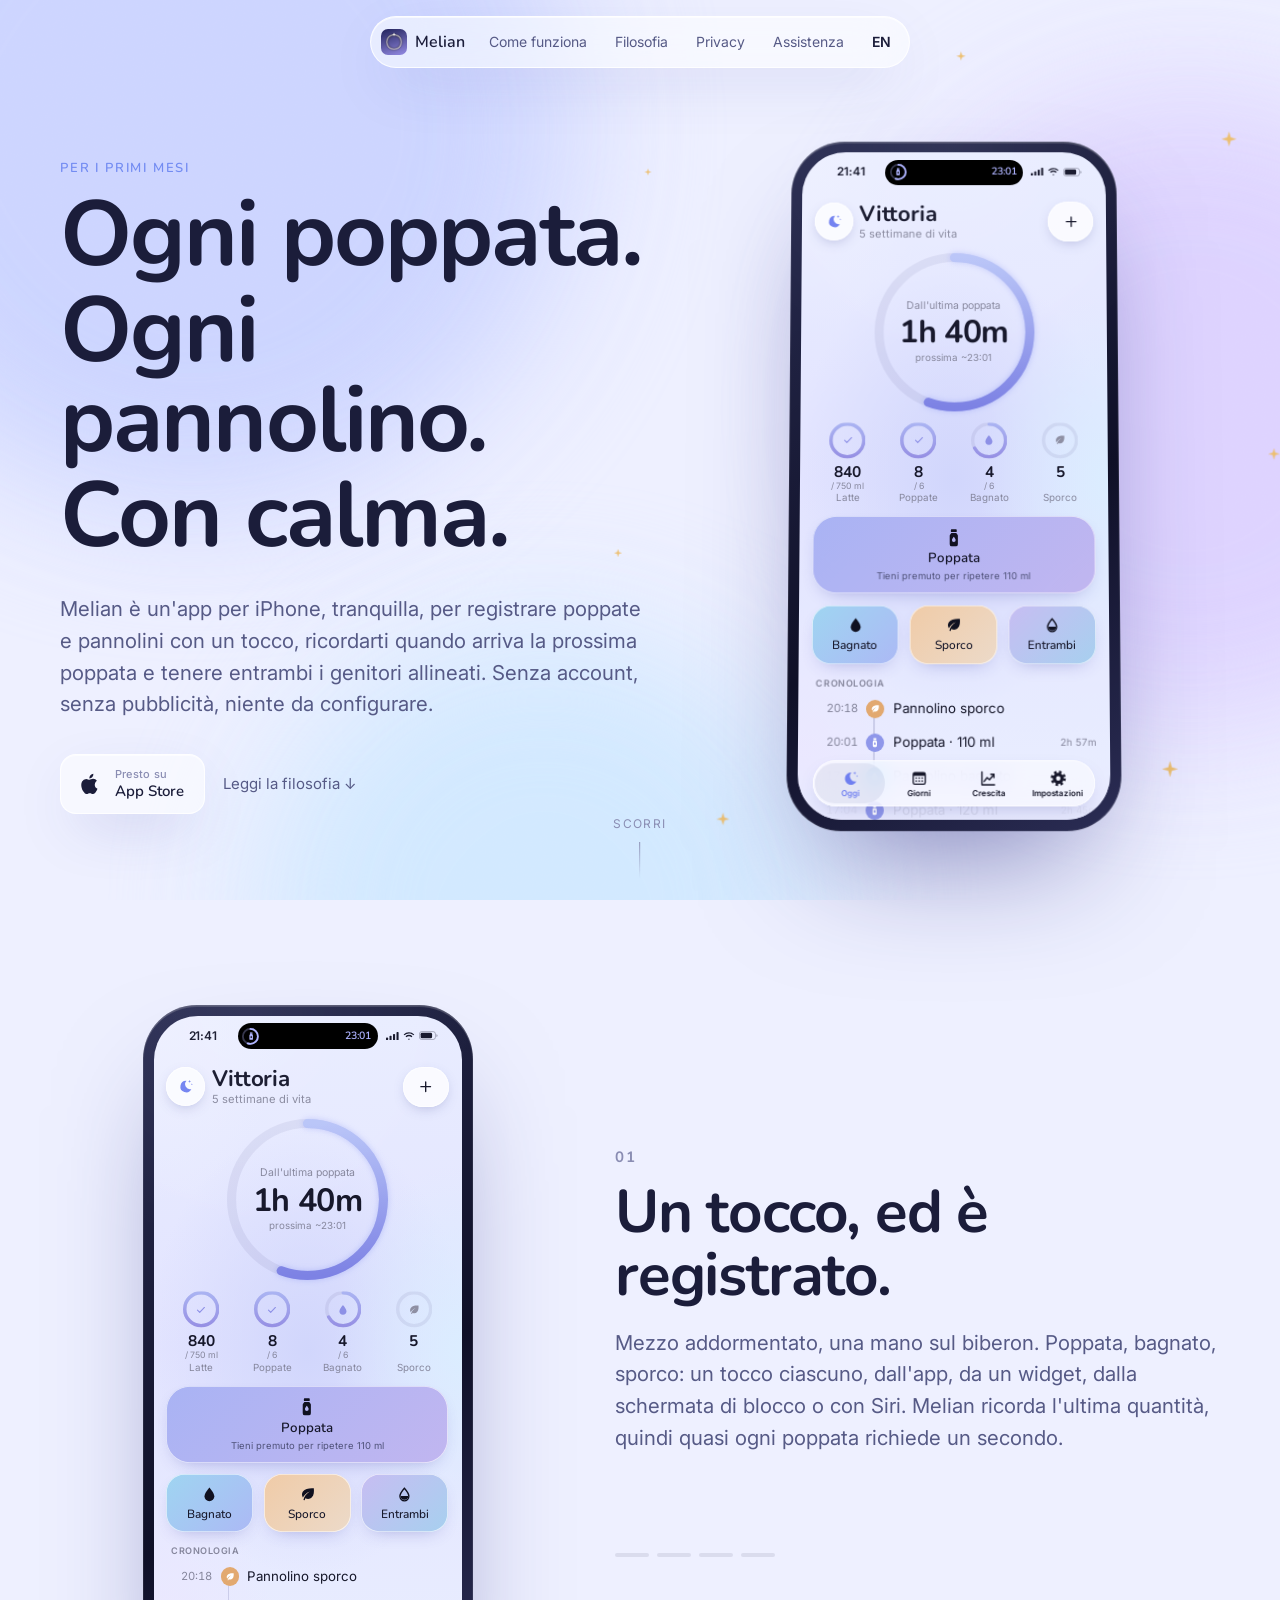
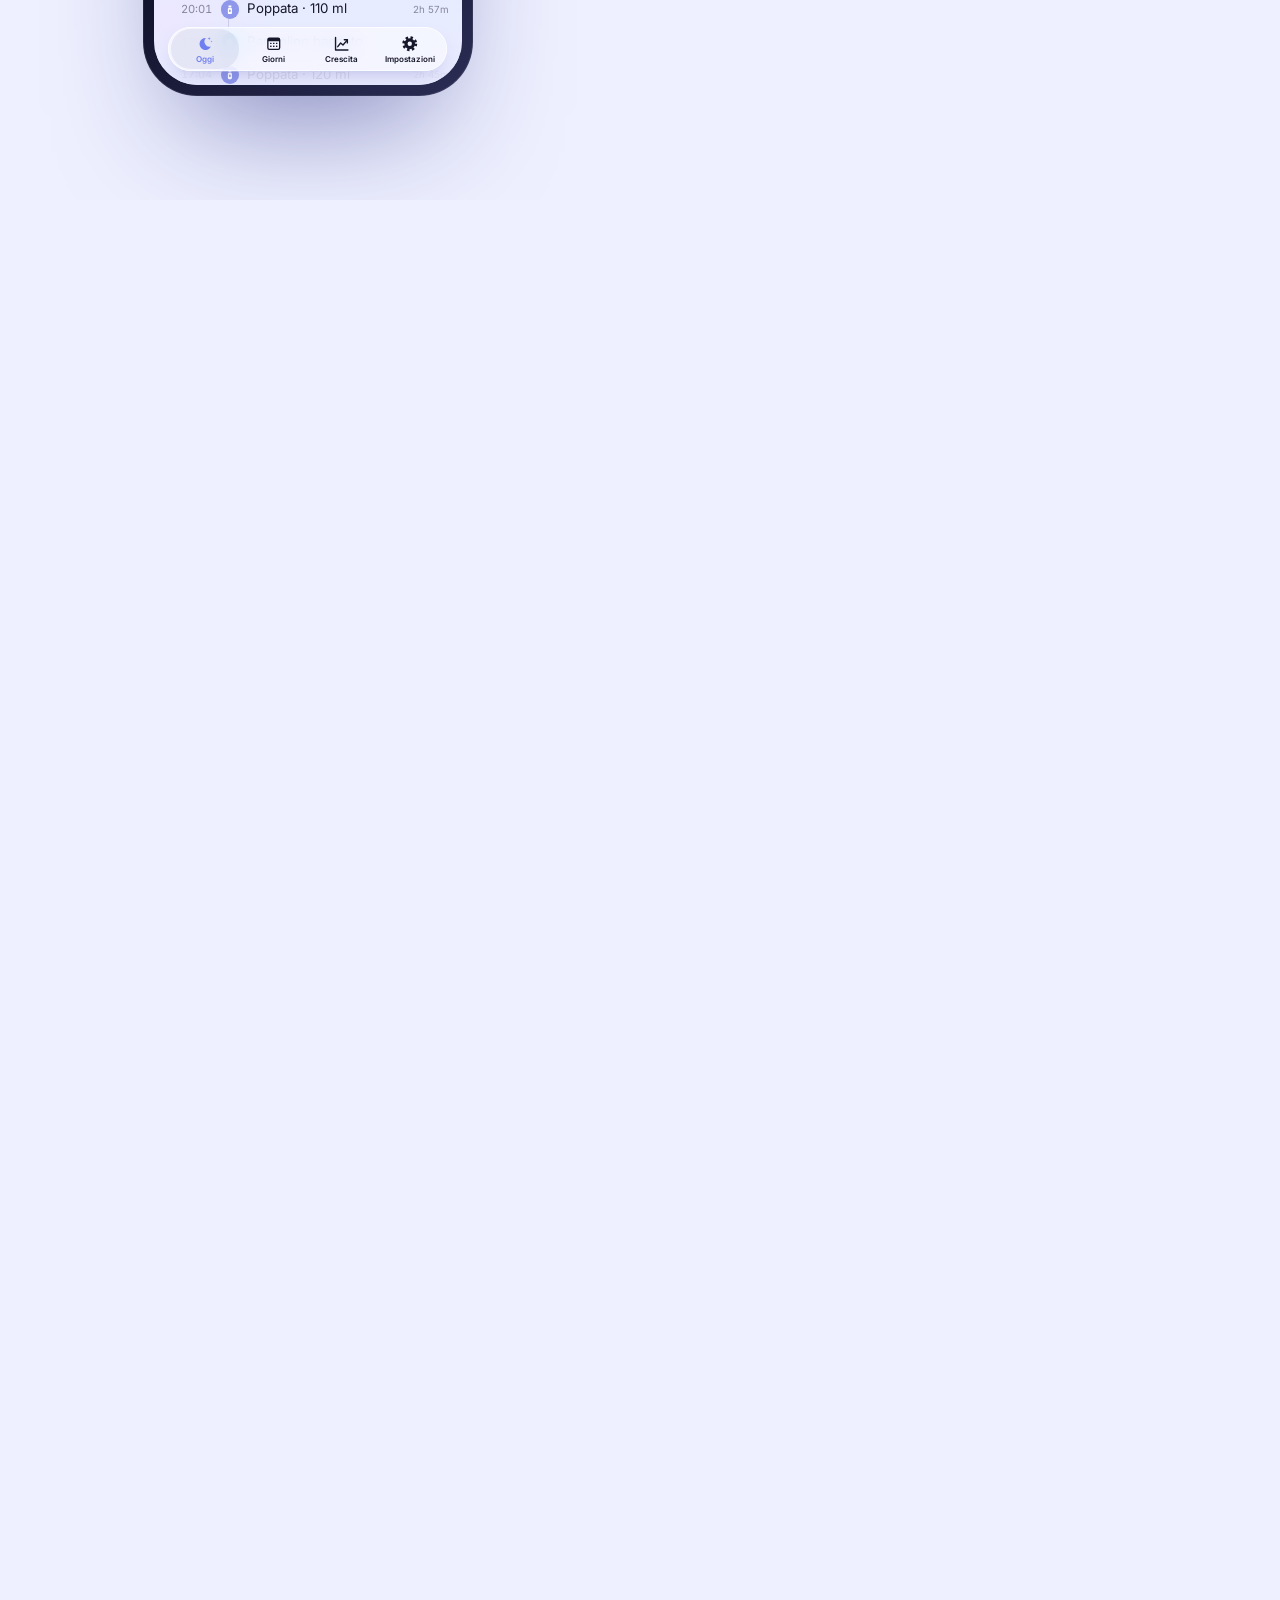
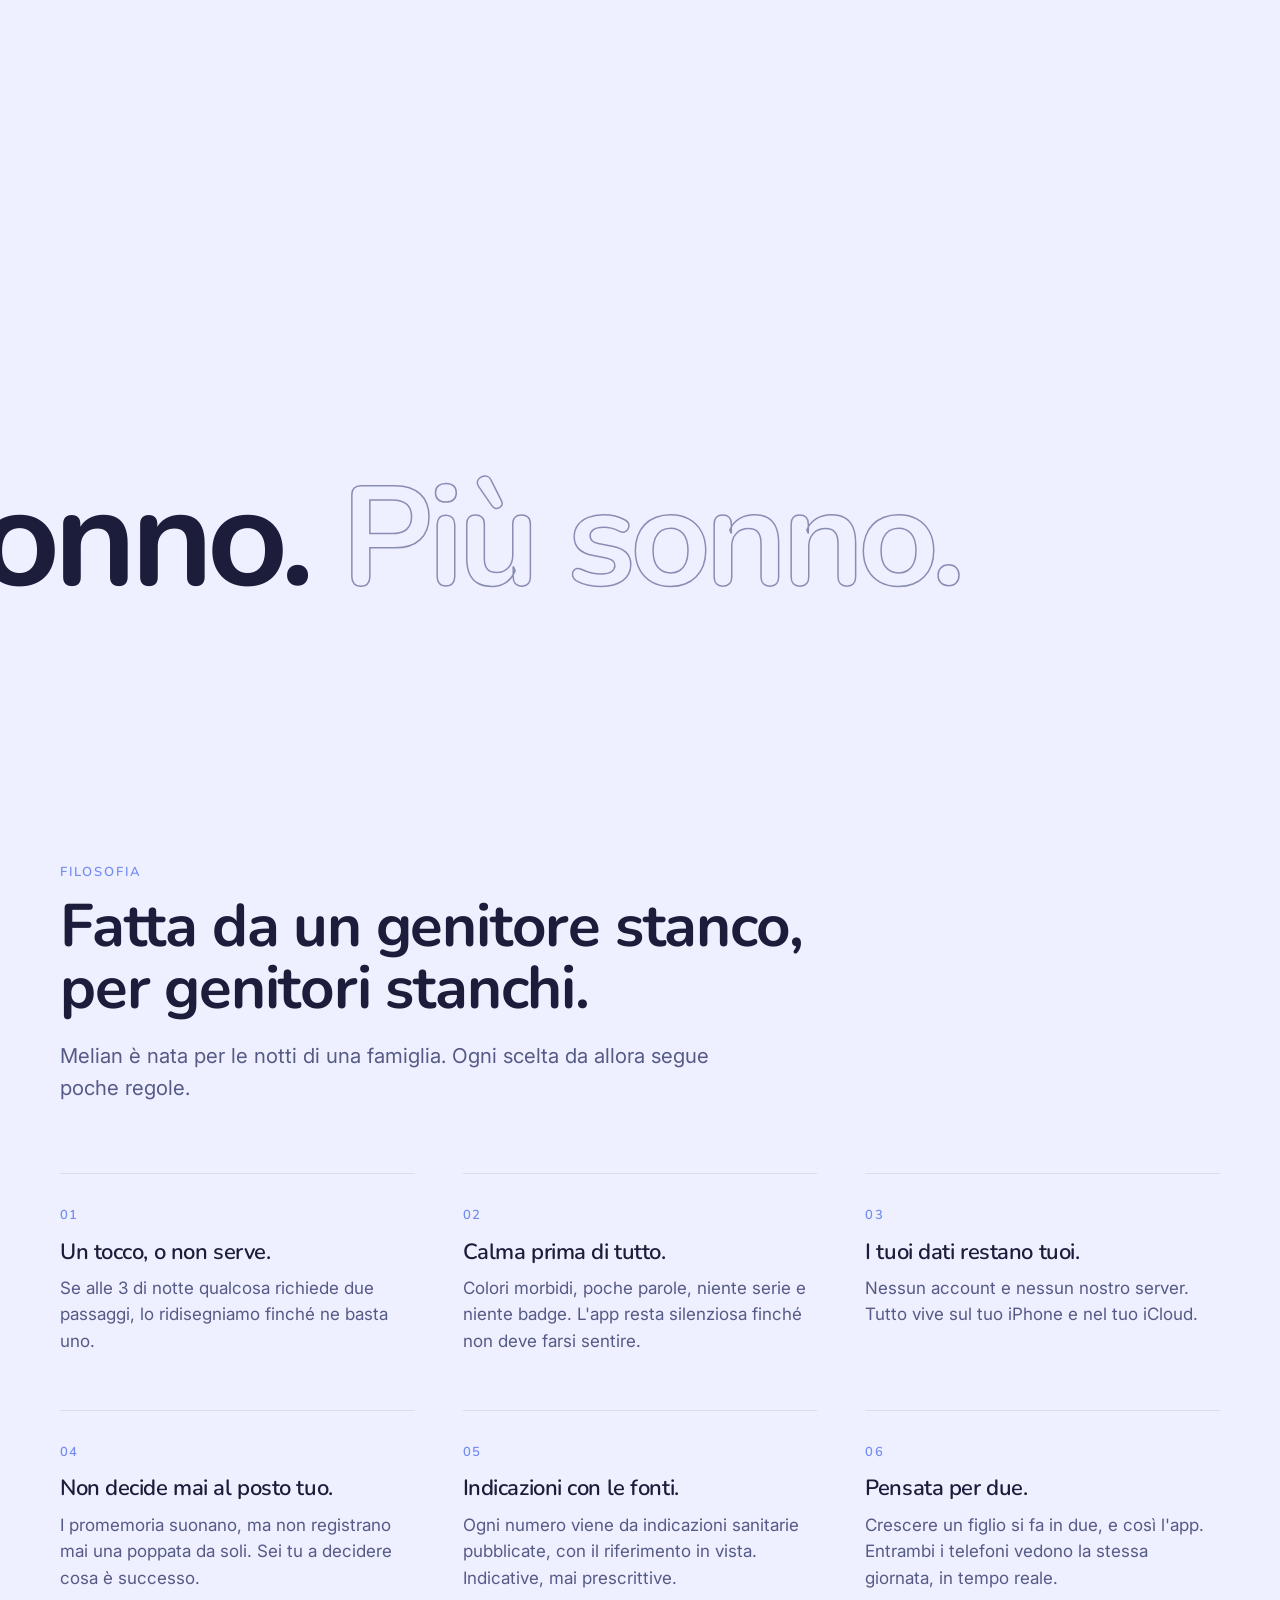
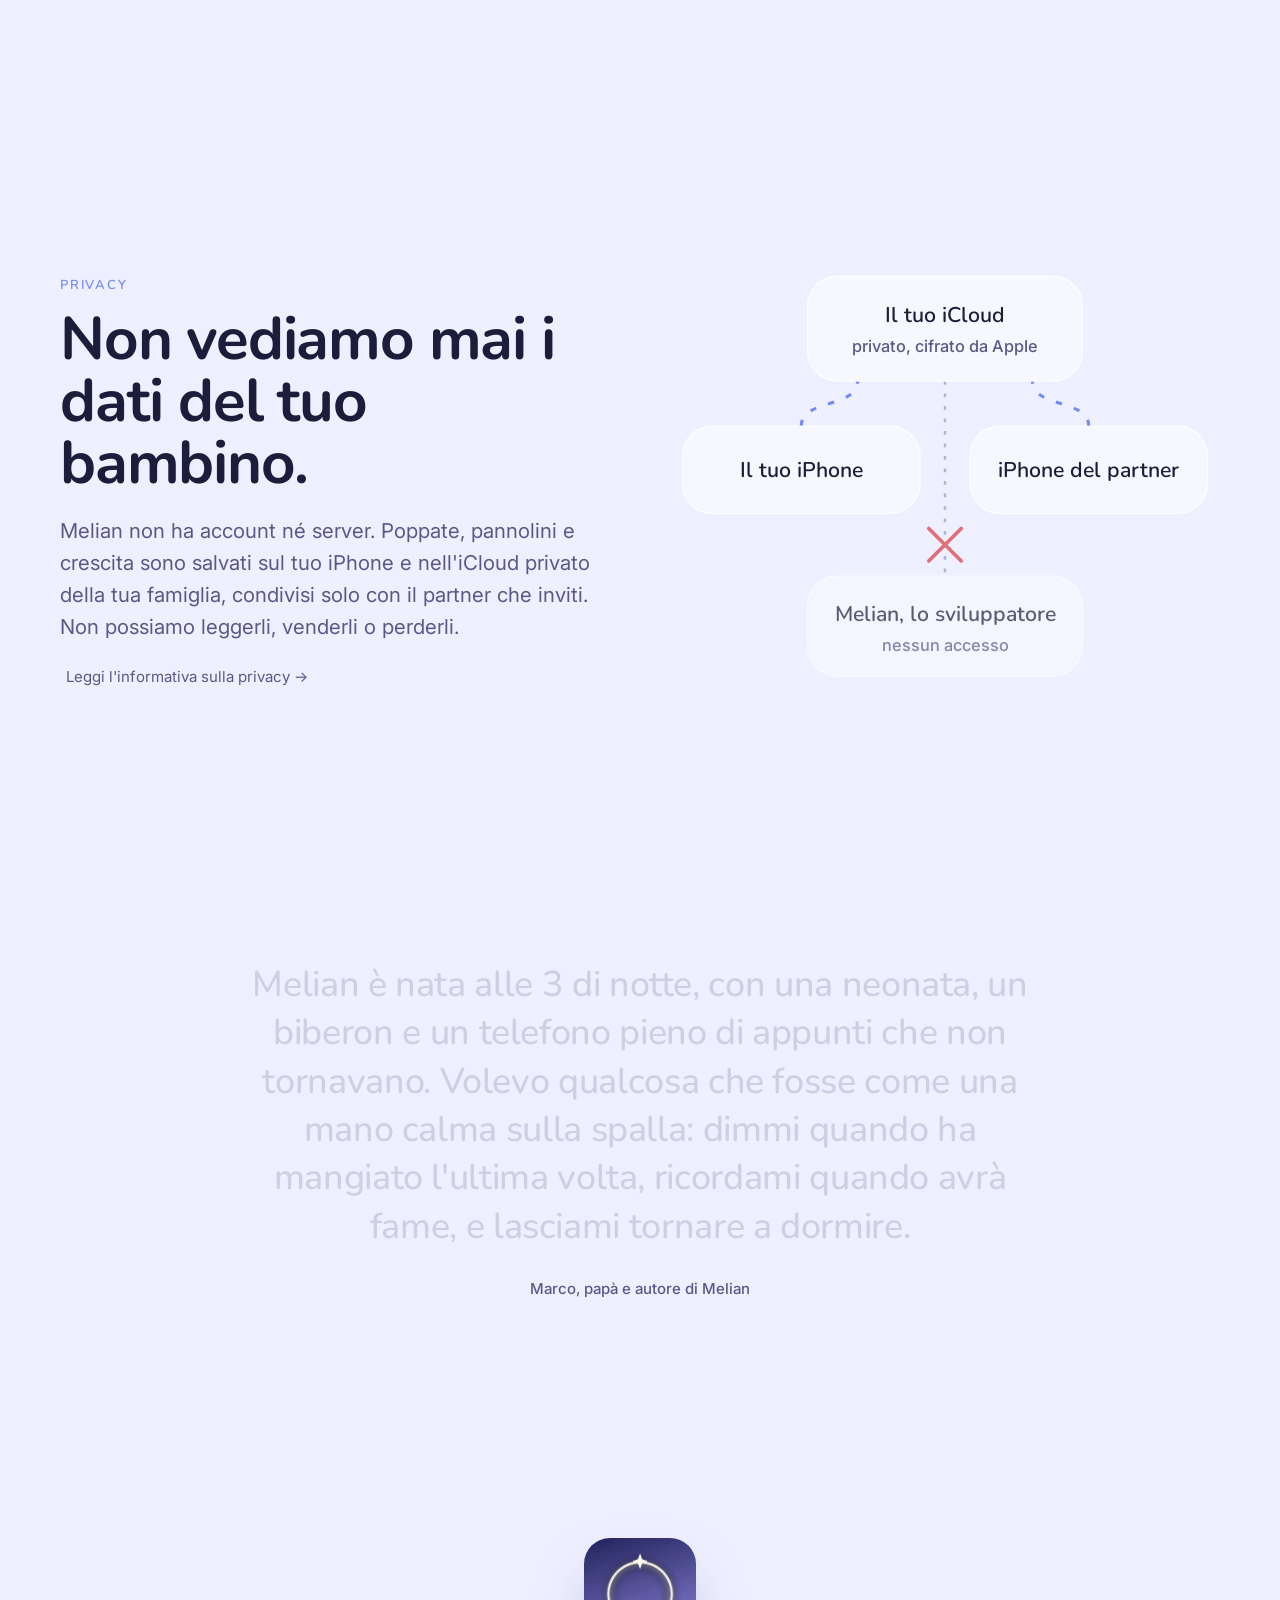
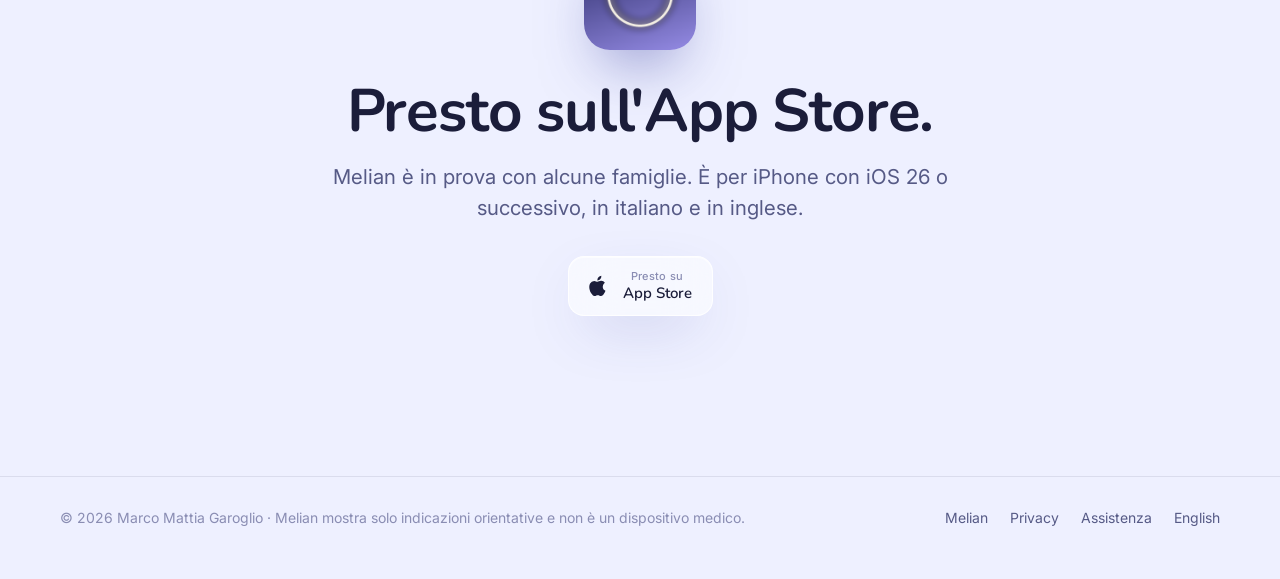
<file: it/index.html>
<!doctype html>
<html lang="it">
<head>
<meta charset="utf-8">
<meta name="viewport" content="width=device-width, initial-scale=1, viewport-fit=cover">
<title>Melian: poppate e pannolini, con calma, su iPhone</title>
<meta name="description" content="Registra poppate e pannolini con un tocco, ricevi una sveglia quando arriva la prossima poppata e condividi tutto in tempo reale con il partner. Senza account, pubblicità o tracciamento.">
<meta name="theme-color" content="#eef0ff" media="(prefers-color-scheme: light)">
<meta name="theme-color" content="#0b0d20" media="(prefers-color-scheme: dark)">
<link rel="icon" href="../assets/favicon.png">
<link rel="apple-touch-icon" href="../assets/apple-touch-icon.png">
<link rel="alternate" hreflang="en" href="https://marcogaroglio-online.github.io/melian-site/">
<link rel="alternate" hreflang="it" href="https://marcogaroglio-online.github.io/melian-site/it/">
<meta property="og:title" content="Melian: poppate e pannolini, con calma, su iPhone">
<meta property="og:description" content="Registra poppate e pannolini con un tocco, ricevi una sveglia quando arriva la prossima poppata e condividi tutto in tempo reale con il partner. Senza account, pubblicità o tracciamento.">
<meta property="og:image" content="https://marcogaroglio-online.github.io/melian-site/assets/icon-512.png">
<link rel="preconnect" href="https://fonts.googleapis.com">
<link rel="preconnect" href="https://fonts.gstatic.com" crossorigin>
<link href="https://fonts.googleapis.com/css2?family=Nunito:wght@500;600;700&family=Inter:wght@400;500;600&display=swap" rel="stylesheet">
<link rel="stylesheet" href="../assets/style.css">
</head>
<body>
<div class="ambient" aria-hidden="true"><i data-depth=".08"></i><i data-depth=".16"></i><i data-depth=".24"></i></div>
<div class="grain" aria-hidden="true"></div>
<nav class="nav glass" aria-label="Melian">
  <a class="brand" href="./"><img src="../assets/favicon.png" alt="" width="26" height="26">Melian</a>
  <a class="link hide-sm" href="./#story">Come funziona</a>
  <a class="link hide-sm" href="./#philosophy">Filosofia</a>
  <a class="link" href="privacy.html">Privacy</a>
  <a class="link" href="support.html">Assistenza</a>
  <a class="link lang" href="../" hreflang="en" lang="en">EN</a>
</nav>

<main>
  <svg width="0" height="0" style="position:absolute" aria-hidden="true"><defs>
    <linearGradient id="melianRing" x1="0" y1="0" x2="1" y2="0"><stop offset="0" stop-color="#7d82e4"/><stop offset="1" stop-color="#b7c3f8"/></linearGradient>
    <linearGradient id="melianMini" x1="0" y1="0" x2="1" y2="0"><stop offset="0" stop-color="#9690e4"/><stop offset="1" stop-color="#aab3f2"/></linearGradient>
  </defs></svg>
  <section class="hero" id="top">
    <div class="wrap">
      <div>
        <p class="eyebrow">Per i primi mesi</p>
        <h1><span class="line"><span>Ogni poppata.</span></span><span class="line"><span>Ogni pannolino.</span></span><span class="line"><span>Con calma.</span></span></h1>
        <p class="lead">Melian è un'app per iPhone, tranquilla, per registrare poppate e pannolini con un tocco, ricordarti quando arriva la prossima poppata e tenere entrambi i genitori allineati. Senza account, senza pubblicità, niente da configurare.</p>
        <div class="cta"><span class="badge glass" role="img" aria-label="Presto su App Store"><svg viewBox="0 0 24 24" fill="currentColor"><path d="M16.4 12.6c0-2.4 2-3.5 2-3.6a4.3 4.3 0 0 0-3.4-1.8c-1.4-.1-2.8.9-3.5.9s-1.8-.8-3-.8a4.5 4.5 0 0 0-3.8 2.3c-1.6 2.8-.4 7 1.2 9.3.8 1.1 1.7 2.4 2.9 2.3 1.2 0 1.6-.7 3-.7s1.8.7 3 .7c1.3 0 2.1-1.1 2.8-2.3a10 10 0 0 0 1.3-2.6 3.9 3.9 0 0 1-2.5-3.7ZM14.2 5.6A4 4 0 0 0 15.1 2.6a4.1 4.1 0 0 0-2.7 1.4 3.8 3.8 0 0 0-1 2.9 3.4 3.4 0 0 0 2.8-1.3Z"/></svg><span><small>Presto su</small>App Store</span></span><a class="ghost" href="#philosophy">Leggi la filosofia ↓</a></div>
      </div>
      <div class="stage">
        <div class="stars" aria-hidden="true"></div>
        <div class="phone hero-phone" data-live>
    <div class="screen">
      <div class="island"><span class="li-ring"><svg class="isl" viewBox="0 0 22.4 22.4" aria-hidden="true"><circle class="track" cx="11.2" cy="11.2" r="10" stroke-width="2.4"/><circle class="bar" cx="11.2" cy="11.2" r="10" stroke-width="2.4"/></svg><svg viewBox="0 0 24 24" fill="currentColor"><path fill-rule="evenodd" d="M9.2 1.5h5.6c.5 0 .8.4.8.8v1.9c0 .5-.3.8-.8.8H9.2c-.5 0-.8-.3-.8-.8V2.3c0-.4.3-.8.8-.8ZM9 6h6l1.6 2.3c.3.4.4.9.4 1.4v10.1a2.7 2.7 0 0 1-2.7 2.7H9.7A2.7 2.7 0 0 1 7 19.8V9.7c0-.5.1-1 .4-1.4Zm3 4.6s-2.3 2.6-2.3 4.1a2.3 2.3 0 0 0 4.6 0c0-1.5-2.3-4.1-2.3-4.1Z"/></svg></span><span class="li-t" data-next></span></div>
      <div class="status"><span class="clock" data-clock>9:41</span><span class="sb"><svg viewBox="0 0 18 12" fill="currentColor"><rect x="0" y="8" width="3" height="4" rx="1"/><rect x="5" y="5.5" width="3" height="6.5" rx="1"/><rect x="10" y="3" width="3" height="9" rx="1"/><rect x="15" y="0" width="3" height="12" rx="1"/></svg><svg viewBox="0 0 17 12" fill="currentColor"><path d="M8.5 2.3c2.4 0 4.6.9 6.3 2.5l1.3-1.3A10.8 10.8 0 0 0 8.5.4 10.8 10.8 0 0 0 .9 3.5l1.3 1.3a9 9 0 0 1 6.3-2.5Zm0 3.7c1.4 0 2.6.5 3.6 1.4l1.3-1.3a7 7 0 0 0-9.8 0l1.3 1.3c1-.9 2.2-1.4 3.6-1.4Zm0 3.6c-.5 0-1 .2-1.3.5l1.3 1.4 1.3-1.4c-.3-.3-.8-.5-1.3-.5Z"/></svg><svg viewBox="0 0 28 13" fill="none"><rect x=".6" y=".6" width="23.8" height="11.8" rx="3.6" stroke="currentColor" stroke-opacity=".4" stroke-width="1.1"/><rect x="2.4" y="2.4" width="17" height="8.2" rx="2" fill="currentColor"/><path d="M25.9 4.4v4.2a2.2 2.2 0 0 0 0-4.2Z" fill="currentColor" fill-opacity=".45"/></svg></span></div>
      <div class="today">
        <header class="top">
          <span class="g-btn moon"><svg viewBox="0 0 24 24" fill="currentColor"><path d="M13.6 4.1a8.2 8.2 0 1 0 6.9 11.6 7 7 0 0 1-6.9-11.6Z"/><path d="m18 2.6.55 1.7 1.75.55-1.75.55L18 7.1l-.55-1.7-1.75-.55 1.75-.55Z"/><path d="m21.3 7.6.35 1.05 1.05.35-1.05.35-.35 1.05-.35-1.05-1.05-.35 1.05-.35Z"/></svg></span>
          <div class="who"><b>Vittoria</b><span>5 settimane di vita</span></div>
          <span class="g-btn plus"><svg viewBox="0 0 24 24" fill="none" stroke="currentColor" stroke-width="2.1" stroke-linecap="round"><path d="M12 4.5v15M4.5 12h15"/></svg></span>
        </header>
        <div class="big">
          <svg class="bring" viewBox="0 0 230.0 230.0" aria-hidden="true"><circle class="track" cx="115.0" cy="115.0" r="108.5" stroke-width="13"/><circle class="bar" cx="115.0" cy="115.0" r="108.5" stroke-width="13"/></svg>
          <div class="label"><small>Dall'ultima poppata</small><strong data-since>1h 40m</strong><em data-nextline></em></div>
        </div>
        <div class="minis">
          <div class="mini" data-k="formula" data-goal="750">
            <span class="mr"><svg class="mring" viewBox="0 0 47.5 47.5" aria-hidden="true"><circle class="track" cx="23.75" cy="23.75" r="21.5" stroke-width="4.5"/><circle class="bar" cx="23.75" cy="23.75" r="21.5" stroke-width="4.5"/></svg><i class="ic"><svg viewBox="0 0 24 24" fill="currentColor"><path fill-rule="evenodd" d="M9.2 1.5h5.6c.5 0 .8.4.8.8v1.9c0 .5-.3.8-.8.8H9.2c-.5 0-.8-.3-.8-.8V2.3c0-.4.3-.8.8-.8ZM9 6h6l1.6 2.3c.3.4.4.9.4 1.4v10.1a2.7 2.7 0 0 1-2.7 2.7H9.7A2.7 2.7 0 0 1 7 19.8V9.7c0-.5.1-1 .4-1.4Zm3 4.6s-2.3 2.6-2.3 4.1a2.3 2.3 0 0 0 4.6 0c0-1.5-2.3-4.1-2.3-4.1Z"/></svg></i><i class="ok"><svg viewBox="0 0 24 24" fill="none" stroke="currentColor" stroke-width="2.2" stroke-linecap="round" stroke-linejoin="round"><path d="m5 12.5 4.5 4.5L19 7"/></svg></i></span>
            <strong>0</strong><small>/ 750 ml</small><span>Latte</span></div><div class="mini" data-k="feeds" data-goal="6">
            <span class="mr"><svg class="mring" viewBox="0 0 47.5 47.5" aria-hidden="true"><circle class="track" cx="23.75" cy="23.75" r="21.5" stroke-width="4.5"/><circle class="bar" cx="23.75" cy="23.75" r="21.5" stroke-width="4.5"/></svg><i class="ic"><svg viewBox="0 0 24 24" fill="currentColor"><path fill-rule="evenodd" d="M9.2 1.5h5.6c.5 0 .8.4.8.8v1.9c0 .5-.3.8-.8.8H9.2c-.5 0-.8-.3-.8-.8V2.3c0-.4.3-.8.8-.8ZM9 6h6l1.6 2.3c.3.4.4.9.4 1.4v10.1a2.7 2.7 0 0 1-2.7 2.7H9.7A2.7 2.7 0 0 1 7 19.8V9.7c0-.5.1-1 .4-1.4Zm3 4.6s-2.3 2.6-2.3 4.1a2.3 2.3 0 0 0 4.6 0c0-1.5-2.3-4.1-2.3-4.1Z"/></svg></i><i class="ok"><svg viewBox="0 0 24 24" fill="none" stroke="currentColor" stroke-width="2.2" stroke-linecap="round" stroke-linejoin="round"><path d="m5 12.5 4.5 4.5L19 7"/></svg></i></span>
            <strong>0</strong><small>/ 6</small><span>Poppate</span></div><div class="mini" data-k="wet" data-goal="6">
            <span class="mr"><svg class="mring" viewBox="0 0 47.5 47.5" aria-hidden="true"><circle class="track" cx="23.75" cy="23.75" r="21.5" stroke-width="4.5"/><circle class="bar" cx="23.75" cy="23.75" r="21.5" stroke-width="4.5"/></svg><i class="ic"><svg viewBox="0 0 24 24" fill="currentColor"><path d="M12 2.2S5 10.1 5 14.8a7 7 0 0 0 14 0C19 10.1 12 2.2 12 2.2Z"/></svg></i><i class="ok"><svg viewBox="0 0 24 24" fill="none" stroke="currentColor" stroke-width="2.2" stroke-linecap="round" stroke-linejoin="round"><path d="m5 12.5 4.5 4.5L19 7"/></svg></i></span>
            <strong>0</strong><small>/ 6</small><span>Bagnato</span></div><div class="mini" data-k="dirty" data-goal="">
            <span class="mr"><svg class="mring" viewBox="0 0 47.5 47.5" aria-hidden="true"><circle class="track" cx="23.75" cy="23.75" r="21.5" stroke-width="4.5"/><circle class="bar" cx="23.75" cy="23.75" r="21.5" stroke-width="4.5"/></svg><i class="ic"><svg viewBox="0 0 24 24" fill="currentColor"><path d="M21.2 3.2c-6.6-.4-12.6.5-15.6 4.7C3.7 10.6 3.9 14 5.6 16.4c.6-1.2 1.5-2.6 2.9-4 1.9-1.9 4.3-3.4 7-4.5-2.4 1.5-4.6 3.3-6.2 5.4-1.5 2-2.5 4.2-3 6.7l1.9.3c.2-1 .5-1.9.9-2.8 2.7 1.6 6.6 1.6 9.3-1.3 3.1-3.4 3.2-8.2 2.8-13Z"/></svg></i><i class="ok"><svg viewBox="0 0 24 24" fill="none" stroke="currentColor" stroke-width="2.2" stroke-linecap="round" stroke-linejoin="round"><path d="m5 12.5 4.5 4.5L19 7"/></svg></i></span>
            <strong>0</strong><small>&nbsp;</small><span>Sporco</span></div>
        </div>
        <button class="act feed" data-kind="feed"><svg viewBox="0 0 24 24" fill="currentColor"><path fill-rule="evenodd" d="M9.2 1.5h5.6c.5 0 .8.4.8.8v1.9c0 .5-.3.8-.8.8H9.2c-.5 0-.8-.3-.8-.8V2.3c0-.4.3-.8.8-.8ZM9 6h6l1.6 2.3c.3.4.4.9.4 1.4v10.1a2.7 2.7 0 0 1-2.7 2.7H9.7A2.7 2.7 0 0 1 7 19.8V9.7c0-.5.1-1 .4-1.4Zm3 4.6s-2.3 2.6-2.3 4.1a2.3 2.3 0 0 0 4.6 0c0-1.5-2.3-4.1-2.3-4.1Z"/></svg><b>Poppata</b><small>Tieni premuto per ripetere 110 ml</small></button>
        <div class="nappies">
          <button class="act wet" data-kind="wet"><svg viewBox="0 0 24 24" fill="currentColor"><path d="M12 2.2S5 10.1 5 14.8a7 7 0 0 0 14 0C19 10.1 12 2.2 12 2.2Z"/></svg><b>Bagnato</b></button>
          <button class="act dirty" data-kind="dirty"><svg viewBox="0 0 24 24" fill="currentColor"><path d="M21.2 3.2c-6.6-.4-12.6.5-15.6 4.7C3.7 10.6 3.9 14 5.6 16.4c.6-1.2 1.5-2.6 2.9-4 1.9-1.9 4.3-3.4 7-4.5-2.4 1.5-4.6 3.3-6.2 5.4-1.5 2-2.5 4.2-3 6.7l1.9.3c.2-1 .5-1.9.9-2.8 2.7 1.6 6.6 1.6 9.3-1.3 3.1-3.4 3.2-8.2 2.8-13Z"/></svg><b>Sporco</b></button>
          <button class="act both" data-kind="both"><svg viewBox="0 0 24 24"><path fill="none" stroke="currentColor" stroke-width="1.9" d="M12 3.2S5.6 10.4 5.6 14.8a6.4 6.4 0 0 0 12.8 0C18.4 10.4 12 3.2 12 3.2Z"/><path fill="currentColor" d="M6.6 14.2h10.8a5.4 5.4 0 0 1-10.8 0Z"/></svg><b>Entrambi</b></button>
        </div>
        <h4 class="tl-h">Cronologia</h4>
        <ul class="tl"></ul>
      </div>
      <nav class="tabbar" aria-hidden="true"><span class="tab on"><svg viewBox="0 0 24 24" fill="currentColor"><path d="M13.6 4.1a8.2 8.2 0 1 0 6.9 11.6 7 7 0 0 1-6.9-11.6Z"/><path d="m18 2.6.55 1.7 1.75.55-1.75.55L18 7.1l-.55-1.7-1.75-.55 1.75-.55Z"/><path d="m21.3 7.6.35 1.05 1.05.35-1.05.35-.35 1.05-.35-1.05-1.05-.35 1.05-.35Z"/></svg><b>Oggi</b></span><span class="tab"><svg viewBox="0 0 24 24" fill="currentColor"><path fill-rule="evenodd" d="M6 3.5h12A3 3 0 0 1 21 6.5v11a3 3 0 0 1-3 3H6a3 3 0 0 1-3-3v-11a3 3 0 0 1 3-3Zm-1.2 5v9c0 .7.5 1.2 1.2 1.2h12c.7 0 1.2-.5 1.2-1.2v-9Z"/><g><rect x="7" y="10.5" width="2" height="2" rx=".5"/><rect x="11" y="10.5" width="2" height="2" rx=".5"/><rect x="15" y="10.5" width="2" height="2" rx=".5"/><rect x="7" y="14.5" width="2" height="2" rx=".5"/><rect x="11" y="14.5" width="2" height="2" rx=".5"/><rect x="15" y="14.5" width="2" height="2" rx=".5"/></g></svg><b>Giorni</b></span><span class="tab"><svg viewBox="0 0 24 24" fill="none" stroke="currentColor" stroke-width="1.9" stroke-linecap="round" stroke-linejoin="round"><path d="M3.5 3.5v17h17"/><path d="m6.5 16 4-5 3.2 2.8L19.5 7"/><path d="M15.5 6.6h4.2v4.2"/></svg><b>Crescita</b></span><span class="tab"><svg viewBox="0 0 24 24" fill="currentColor"><circle cx="12" cy="12" r="8.4" fill="none" stroke="currentColor" stroke-width="3.6" stroke-dasharray="3.3 3.3"/><path fill-rule="evenodd" d="M12 4.6a7.4 7.4 0 1 1 0 14.8 7.4 7.4 0 0 1 0-14.8Zm0 4.4a3 3 0 1 0 0 6 3 3 0 0 0 0-6Z"/></svg><b>Impostazioni</b></span></nav>
    </div>
  </div>
        <p class="sr">Provalo: tocca i pulsanti sul telefono.</p>
      </div>
    </div>
    <div class="scroll-hint" aria-hidden="true">Scorri<i></i></div>
  </section>

  <section class="story" id="story" data-step="1">
    <div class="pin">
      <div class="wrap">
        <div class="phones">
          <div class="phone main-phone" data-live>
    <div class="screen">
      <div class="island"><span class="li-ring"><svg class="isl" viewBox="0 0 22.4 22.4" aria-hidden="true"><circle class="track" cx="11.2" cy="11.2" r="10" stroke-width="2.4"/><circle class="bar" cx="11.2" cy="11.2" r="10" stroke-width="2.4"/></svg><svg viewBox="0 0 24 24" fill="currentColor"><path fill-rule="evenodd" d="M9.2 1.5h5.6c.5 0 .8.4.8.8v1.9c0 .5-.3.8-.8.8H9.2c-.5 0-.8-.3-.8-.8V2.3c0-.4.3-.8.8-.8ZM9 6h6l1.6 2.3c.3.4.4.9.4 1.4v10.1a2.7 2.7 0 0 1-2.7 2.7H9.7A2.7 2.7 0 0 1 7 19.8V9.7c0-.5.1-1 .4-1.4Zm3 4.6s-2.3 2.6-2.3 4.1a2.3 2.3 0 0 0 4.6 0c0-1.5-2.3-4.1-2.3-4.1Z"/></svg></span><span class="li-t" data-next></span></div>
      <div class="status"><span class="clock" data-clock>9:41</span><span class="sb"><svg viewBox="0 0 18 12" fill="currentColor"><rect x="0" y="8" width="3" height="4" rx="1"/><rect x="5" y="5.5" width="3" height="6.5" rx="1"/><rect x="10" y="3" width="3" height="9" rx="1"/><rect x="15" y="0" width="3" height="12" rx="1"/></svg><svg viewBox="0 0 17 12" fill="currentColor"><path d="M8.5 2.3c2.4 0 4.6.9 6.3 2.5l1.3-1.3A10.8 10.8 0 0 0 8.5.4 10.8 10.8 0 0 0 .9 3.5l1.3 1.3a9 9 0 0 1 6.3-2.5Zm0 3.7c1.4 0 2.6.5 3.6 1.4l1.3-1.3a7 7 0 0 0-9.8 0l1.3 1.3c1-.9 2.2-1.4 3.6-1.4Zm0 3.6c-.5 0-1 .2-1.3.5l1.3 1.4 1.3-1.4c-.3-.3-.8-.5-1.3-.5Z"/></svg><svg viewBox="0 0 28 13" fill="none"><rect x=".6" y=".6" width="23.8" height="11.8" rx="3.6" stroke="currentColor" stroke-opacity=".4" stroke-width="1.1"/><rect x="2.4" y="2.4" width="17" height="8.2" rx="2" fill="currentColor"/><path d="M25.9 4.4v4.2a2.2 2.2 0 0 0 0-4.2Z" fill="currentColor" fill-opacity=".45"/></svg></span></div>
      <div class="today">
        <header class="top">
          <span class="g-btn moon"><svg viewBox="0 0 24 24" fill="currentColor"><path d="M13.6 4.1a8.2 8.2 0 1 0 6.9 11.6 7 7 0 0 1-6.9-11.6Z"/><path d="m18 2.6.55 1.7 1.75.55-1.75.55L18 7.1l-.55-1.7-1.75-.55 1.75-.55Z"/><path d="m21.3 7.6.35 1.05 1.05.35-1.05.35-.35 1.05-.35-1.05-1.05-.35 1.05-.35Z"/></svg></span>
          <div class="who"><b>Vittoria</b><span>5 settimane di vita</span></div>
          <span class="g-btn plus"><svg viewBox="0 0 24 24" fill="none" stroke="currentColor" stroke-width="2.1" stroke-linecap="round"><path d="M12 4.5v15M4.5 12h15"/></svg></span>
        </header>
        <div class="big">
          <svg class="bring" viewBox="0 0 230.0 230.0" aria-hidden="true"><circle class="track" cx="115.0" cy="115.0" r="108.5" stroke-width="13"/><circle class="bar" cx="115.0" cy="115.0" r="108.5" stroke-width="13"/></svg>
          <div class="label"><small>Dall'ultima poppata</small><strong data-since>1h 40m</strong><em data-nextline></em></div>
        </div>
        <div class="minis">
          <div class="mini" data-k="formula" data-goal="750">
            <span class="mr"><svg class="mring" viewBox="0 0 47.5 47.5" aria-hidden="true"><circle class="track" cx="23.75" cy="23.75" r="21.5" stroke-width="4.5"/><circle class="bar" cx="23.75" cy="23.75" r="21.5" stroke-width="4.5"/></svg><i class="ic"><svg viewBox="0 0 24 24" fill="currentColor"><path fill-rule="evenodd" d="M9.2 1.5h5.6c.5 0 .8.4.8.8v1.9c0 .5-.3.8-.8.8H9.2c-.5 0-.8-.3-.8-.8V2.3c0-.4.3-.8.8-.8ZM9 6h6l1.6 2.3c.3.4.4.9.4 1.4v10.1a2.7 2.7 0 0 1-2.7 2.7H9.7A2.7 2.7 0 0 1 7 19.8V9.7c0-.5.1-1 .4-1.4Zm3 4.6s-2.3 2.6-2.3 4.1a2.3 2.3 0 0 0 4.6 0c0-1.5-2.3-4.1-2.3-4.1Z"/></svg></i><i class="ok"><svg viewBox="0 0 24 24" fill="none" stroke="currentColor" stroke-width="2.2" stroke-linecap="round" stroke-linejoin="round"><path d="m5 12.5 4.5 4.5L19 7"/></svg></i></span>
            <strong>0</strong><small>/ 750 ml</small><span>Latte</span></div><div class="mini" data-k="feeds" data-goal="6">
            <span class="mr"><svg class="mring" viewBox="0 0 47.5 47.5" aria-hidden="true"><circle class="track" cx="23.75" cy="23.75" r="21.5" stroke-width="4.5"/><circle class="bar" cx="23.75" cy="23.75" r="21.5" stroke-width="4.5"/></svg><i class="ic"><svg viewBox="0 0 24 24" fill="currentColor"><path fill-rule="evenodd" d="M9.2 1.5h5.6c.5 0 .8.4.8.8v1.9c0 .5-.3.8-.8.8H9.2c-.5 0-.8-.3-.8-.8V2.3c0-.4.3-.8.8-.8ZM9 6h6l1.6 2.3c.3.4.4.9.4 1.4v10.1a2.7 2.7 0 0 1-2.7 2.7H9.7A2.7 2.7 0 0 1 7 19.8V9.7c0-.5.1-1 .4-1.4Zm3 4.6s-2.3 2.6-2.3 4.1a2.3 2.3 0 0 0 4.6 0c0-1.5-2.3-4.1-2.3-4.1Z"/></svg></i><i class="ok"><svg viewBox="0 0 24 24" fill="none" stroke="currentColor" stroke-width="2.2" stroke-linecap="round" stroke-linejoin="round"><path d="m5 12.5 4.5 4.5L19 7"/></svg></i></span>
            <strong>0</strong><small>/ 6</small><span>Poppate</span></div><div class="mini" data-k="wet" data-goal="6">
            <span class="mr"><svg class="mring" viewBox="0 0 47.5 47.5" aria-hidden="true"><circle class="track" cx="23.75" cy="23.75" r="21.5" stroke-width="4.5"/><circle class="bar" cx="23.75" cy="23.75" r="21.5" stroke-width="4.5"/></svg><i class="ic"><svg viewBox="0 0 24 24" fill="currentColor"><path d="M12 2.2S5 10.1 5 14.8a7 7 0 0 0 14 0C19 10.1 12 2.2 12 2.2Z"/></svg></i><i class="ok"><svg viewBox="0 0 24 24" fill="none" stroke="currentColor" stroke-width="2.2" stroke-linecap="round" stroke-linejoin="round"><path d="m5 12.5 4.5 4.5L19 7"/></svg></i></span>
            <strong>0</strong><small>/ 6</small><span>Bagnato</span></div><div class="mini" data-k="dirty" data-goal="">
            <span class="mr"><svg class="mring" viewBox="0 0 47.5 47.5" aria-hidden="true"><circle class="track" cx="23.75" cy="23.75" r="21.5" stroke-width="4.5"/><circle class="bar" cx="23.75" cy="23.75" r="21.5" stroke-width="4.5"/></svg><i class="ic"><svg viewBox="0 0 24 24" fill="currentColor"><path d="M21.2 3.2c-6.6-.4-12.6.5-15.6 4.7C3.7 10.6 3.9 14 5.6 16.4c.6-1.2 1.5-2.6 2.9-4 1.9-1.9 4.3-3.4 7-4.5-2.4 1.5-4.6 3.3-6.2 5.4-1.5 2-2.5 4.2-3 6.7l1.9.3c.2-1 .5-1.9.9-2.8 2.7 1.6 6.6 1.6 9.3-1.3 3.1-3.4 3.2-8.2 2.8-13Z"/></svg></i><i class="ok"><svg viewBox="0 0 24 24" fill="none" stroke="currentColor" stroke-width="2.2" stroke-linecap="round" stroke-linejoin="round"><path d="m5 12.5 4.5 4.5L19 7"/></svg></i></span>
            <strong>0</strong><small>&nbsp;</small><span>Sporco</span></div>
        </div>
        <button class="act feed" data-kind="feed"><svg viewBox="0 0 24 24" fill="currentColor"><path fill-rule="evenodd" d="M9.2 1.5h5.6c.5 0 .8.4.8.8v1.9c0 .5-.3.8-.8.8H9.2c-.5 0-.8-.3-.8-.8V2.3c0-.4.3-.8.8-.8ZM9 6h6l1.6 2.3c.3.4.4.9.4 1.4v10.1a2.7 2.7 0 0 1-2.7 2.7H9.7A2.7 2.7 0 0 1 7 19.8V9.7c0-.5.1-1 .4-1.4Zm3 4.6s-2.3 2.6-2.3 4.1a2.3 2.3 0 0 0 4.6 0c0-1.5-2.3-4.1-2.3-4.1Z"/></svg><b>Poppata</b><small>Tieni premuto per ripetere 110 ml</small></button>
        <div class="nappies">
          <button class="act wet" data-kind="wet"><svg viewBox="0 0 24 24" fill="currentColor"><path d="M12 2.2S5 10.1 5 14.8a7 7 0 0 0 14 0C19 10.1 12 2.2 12 2.2Z"/></svg><b>Bagnato</b></button>
          <button class="act dirty" data-kind="dirty"><svg viewBox="0 0 24 24" fill="currentColor"><path d="M21.2 3.2c-6.6-.4-12.6.5-15.6 4.7C3.7 10.6 3.9 14 5.6 16.4c.6-1.2 1.5-2.6 2.9-4 1.9-1.9 4.3-3.4 7-4.5-2.4 1.5-4.6 3.3-6.2 5.4-1.5 2-2.5 4.2-3 6.7l1.9.3c.2-1 .5-1.9.9-2.8 2.7 1.6 6.6 1.6 9.3-1.3 3.1-3.4 3.2-8.2 2.8-13Z"/></svg><b>Sporco</b></button>
          <button class="act both" data-kind="both"><svg viewBox="0 0 24 24"><path fill="none" stroke="currentColor" stroke-width="1.9" d="M12 3.2S5.6 10.4 5.6 14.8a6.4 6.4 0 0 0 12.8 0C18.4 10.4 12 3.2 12 3.2Z"/><path fill="currentColor" d="M6.6 14.2h10.8a5.4 5.4 0 0 1-10.8 0Z"/></svg><b>Entrambi</b></button>
        </div>
        <h4 class="tl-h">Cronologia</h4>
        <ul class="tl"></ul>
      </div>
      <nav class="tabbar" aria-hidden="true"><span class="tab on"><svg viewBox="0 0 24 24" fill="currentColor"><path d="M13.6 4.1a8.2 8.2 0 1 0 6.9 11.6 7 7 0 0 1-6.9-11.6Z"/><path d="m18 2.6.55 1.7 1.75.55-1.75.55L18 7.1l-.55-1.7-1.75-.55 1.75-.55Z"/><path d="m21.3 7.6.35 1.05 1.05.35-1.05.35-.35 1.05-.35-1.05-1.05-.35 1.05-.35Z"/></svg><b>Oggi</b></span><span class="tab"><svg viewBox="0 0 24 24" fill="currentColor"><path fill-rule="evenodd" d="M6 3.5h12A3 3 0 0 1 21 6.5v11a3 3 0 0 1-3 3H6a3 3 0 0 1-3-3v-11a3 3 0 0 1 3-3Zm-1.2 5v9c0 .7.5 1.2 1.2 1.2h12c.7 0 1.2-.5 1.2-1.2v-9Z"/><g><rect x="7" y="10.5" width="2" height="2" rx=".5"/><rect x="11" y="10.5" width="2" height="2" rx=".5"/><rect x="15" y="10.5" width="2" height="2" rx=".5"/><rect x="7" y="14.5" width="2" height="2" rx=".5"/><rect x="11" y="14.5" width="2" height="2" rx=".5"/><rect x="15" y="14.5" width="2" height="2" rx=".5"/></g></svg><b>Giorni</b></span><span class="tab"><svg viewBox="0 0 24 24" fill="none" stroke="currentColor" stroke-width="1.9" stroke-linecap="round" stroke-linejoin="round"><path d="M3.5 3.5v17h17"/><path d="m6.5 16 4-5 3.2 2.8L19.5 7"/><path d="M15.5 6.6h4.2v4.2"/></svg><b>Crescita</b></span><span class="tab"><svg viewBox="0 0 24 24" fill="currentColor"><circle cx="12" cy="12" r="8.4" fill="none" stroke="currentColor" stroke-width="3.6" stroke-dasharray="3.3 3.3"/><path fill-rule="evenodd" d="M12 4.6a7.4 7.4 0 1 1 0 14.8 7.4 7.4 0 0 1 0-14.8Zm0 4.4a3 3 0 1 0 0 6 3 3 0 0 0 0-6Z"/></svg><b>Impostazioni</b></span></nav>
      <div class="lock" aria-hidden="true">
        <div class="wall"></div>
        <div class="status light"><span></span><span class="sb"><svg viewBox="0 0 18 12" fill="currentColor"><rect x="0" y="8" width="3" height="4" rx="1"/><rect x="5" y="5.5" width="3" height="6.5" rx="1"/><rect x="10" y="3" width="3" height="9" rx="1"/><rect x="15" y="0" width="3" height="12" rx="1"/></svg><svg viewBox="0 0 17 12" fill="currentColor"><path d="M8.5 2.3c2.4 0 4.6.9 6.3 2.5l1.3-1.3A10.8 10.8 0 0 0 8.5.4 10.8 10.8 0 0 0 .9 3.5l1.3 1.3a9 9 0 0 1 6.3-2.5Zm0 3.7c1.4 0 2.6.5 3.6 1.4l1.3-1.3a7 7 0 0 0-9.8 0l1.3 1.3c1-.9 2.2-1.4 3.6-1.4Zm0 3.6c-.5 0-1 .2-1.3.5l1.3 1.4 1.3-1.4c-.3-.3-.8-.5-1.3-.5Z"/></svg><svg viewBox="0 0 28 13" fill="none"><rect x=".6" y=".6" width="23.8" height="11.8" rx="3.6" stroke="currentColor" stroke-opacity=".4" stroke-width="1.1"/><rect x="2.4" y="2.4" width="17" height="8.2" rx="2" fill="currentColor"/><path d="M25.9 4.4v4.2a2.2 2.2 0 0 0 0-4.2Z" fill="currentColor" fill-opacity=".45"/></svg></span></div>
        <div class="when"><span data-date></span><strong data-clock>9:41</strong></div>
        <div class="activity">
          <div class="la-row">
            <span class="badge48"><svg class="la-ring" viewBox="0 0 48.0 48.0" aria-hidden="true"><circle class="track" cx="24.0" cy="24.0" r="22" stroke-width="4"/><circle class="bar" cx="24.0" cy="24.0" r="22" stroke-width="4"/></svg><svg viewBox="0 0 24 24" fill="currentColor"><path fill-rule="evenodd" d="M9.2 1.5h5.6c.5 0 .8.4.8.8v1.9c0 .5-.3.8-.8.8H9.2c-.5 0-.8-.3-.8-.8V2.3c0-.4.3-.8.8-.8ZM9 6h6l1.6 2.3c.3.4.4.9.4 1.4v10.1a2.7 2.7 0 0 1-2.7 2.7H9.7A2.7 2.7 0 0 1 7 19.8V9.7c0-.5.1-1 .4-1.4Zm3 4.6s-2.3 2.6-2.3 4.1a2.3 2.3 0 0 0 4.6 0c0-1.5-2.3-4.1-2.3-4.1Z"/></svg></span>
            <span class="la-text"><small>Prossima poppata per Vittoria</small><b data-countdown></b></span>
            <span class="la-fed"><svg viewBox="0 0 24 24" fill="none" stroke="currentColor" stroke-width="2.2" stroke-linecap="round" stroke-linejoin="round"><path d="m5 12.5 4.5 4.5L19 7"/></svg>Fatto</span>
          </div>
          <div class="la-foot"><span>Ultima: Poppata · 110 ml</span><span data-around></span></div>
        </div>
        <span class="lk-btn left"><svg viewBox="0 0 24 24" fill="currentColor"><path d="M8 2.5h8v3.2l-2 3.5V20a2 2 0 0 1-2 2 2 2 0 0 1-2-2V9.2L8 5.7Zm4 9.2a1 1 0 1 0 0 2 1 1 0 0 0 0-2Z"/></svg></span><span class="lk-btn right"><svg viewBox="0 0 24 24" fill="currentColor"><path fill-rule="evenodd" d="M9.2 4h5.6l1.4 2.2H19a2.5 2.5 0 0 1 2.5 2.5v8.8A2.5 2.5 0 0 1 19 20H5a2.5 2.5 0 0 1-2.5-2.5V8.7A2.5 2.5 0 0 1 5 6.2h2.8Zm2.8 4.6a4 4 0 1 0 0 8 4 4 0 0 0 0-8Zm0 1.8a2.2 2.2 0 1 1 0 4.4 2.2 2.2 0 0 1 0-4.4Z"/></svg></span>
        <i class="home"></i>
      </div>
      <div class="days" aria-hidden="true">
        <div class="status"><span class="clock" data-clock>9:41</span><span class="sb"><svg viewBox="0 0 18 12" fill="currentColor"><rect x="0" y="8" width="3" height="4" rx="1"/><rect x="5" y="5.5" width="3" height="6.5" rx="1"/><rect x="10" y="3" width="3" height="9" rx="1"/><rect x="15" y="0" width="3" height="12" rx="1"/></svg><svg viewBox="0 0 17 12" fill="currentColor"><path d="M8.5 2.3c2.4 0 4.6.9 6.3 2.5l1.3-1.3A10.8 10.8 0 0 0 8.5.4 10.8 10.8 0 0 0 .9 3.5l1.3 1.3a9 9 0 0 1 6.3-2.5Zm0 3.7c1.4 0 2.6.5 3.6 1.4l1.3-1.3a7 7 0 0 0-9.8 0l1.3 1.3c1-.9 2.2-1.4 3.6-1.4Zm0 3.6c-.5 0-1 .2-1.3.5l1.3 1.4 1.3-1.4c-.3-.3-.8-.5-1.3-.5Z"/></svg><svg viewBox="0 0 28 13" fill="none"><rect x=".6" y=".6" width="23.8" height="11.8" rx="3.6" stroke="currentColor" stroke-opacity=".4" stroke-width="1.1"/><rect x="2.4" y="2.4" width="17" height="8.2" rx="2" fill="currentColor"/><path d="M25.9 4.4v4.2a2.2 2.2 0 0 0 0-4.2Z" fill="currentColor" fill-opacity=".45"/></svg></span></div>
        <span class="g-plus"><svg viewBox="0 0 24 24" fill="none" stroke="currentColor" stroke-width="2.1" stroke-linecap="round"><path d="M12 4.5v15M4.5 12h15"/></svg></span>
        <h3>Giorni</h3>
        <div class="seg"><span class="on">Giorno</span><span>Settimana</span></div>
        <div class="d-nav"><span class="g-arrow"><svg viewBox="0 0 24 24" fill="none" stroke="currentColor" stroke-width="2.2" stroke-linecap="round" stroke-linejoin="round"><path d="m14.5 5-7 7 7 7"/></svg></span><span class="d-date" data-day></span><span class="g-arrow"><svg viewBox="0 0 24 24" fill="none" stroke="currentColor" stroke-width="2.2" stroke-linecap="round" stroke-linejoin="round"><path d="m9.5 5 7 7-7 7"/></svg></span></div>
        
          <div class="d-row" data-k="formula">
            <span class="d-ring done"><svg class="dr" viewBox="0 0 80.0 80.0" aria-hidden="true"><circle class="track" cx="40.0" cy="40.0" r="36" stroke-width="8"/><circle class="bar" cx="40.0" cy="40.0" r="36" stroke-width="8"/></svg><i class="ic"><svg viewBox="0 0 24 24" fill="none" stroke="currentColor" stroke-width="2.2" stroke-linecap="round" stroke-linejoin="round"><path d="m5 12.5 4.5 4.5L19 7"/></svg></i></span>
            <div><small>Latte</small><p><b>840</b> ml <em>di 640–860 ml</em></p><small>Media 105 ml a poppata</small></div>
          </div>
        
          <div class="d-row" data-k="feeds">
            <span class="d-ring done"><svg class="dr" viewBox="0 0 80.0 80.0" aria-hidden="true"><circle class="track" cx="40.0" cy="40.0" r="36" stroke-width="8"/><circle class="bar" cx="40.0" cy="40.0" r="36" stroke-width="8"/></svg><i class="ic"><svg viewBox="0 0 24 24" fill="none" stroke="currentColor" stroke-width="2.2" stroke-linecap="round" stroke-linejoin="round"><path d="m5 12.5 4.5 4.5L19 7"/></svg></i></span>
            <div><small>Poppate</small><p><b>8</b> <em>di 6–8</em></p><small>Ultima alle <span data-at="0"></span> · intervallo più lungo 3h 19m</small></div>
          </div>
        
          <div class="d-row" data-k="wet">
            <span class="d-ring"><svg class="dr" viewBox="0 0 80.0 80.0" aria-hidden="true"><circle class="track" cx="40.0" cy="40.0" r="36" stroke-width="8"/><circle class="bar" cx="40.0" cy="40.0" r="36" stroke-width="8"/></svg><i class="ic"><svg viewBox="0 0 24 24" fill="currentColor"><path d="M12 2.2S5 10.1 5 14.8a7 7 0 0 0 14 0C19 10.1 12 2.2 12 2.2Z"/></svg></i></span>
            <div><small>Pannolini bagnati</small><p><b>4</b> <em>almeno 6</em></p><small>Ultima alle <span data-at="-163"></span></small></div>
          </div>
        
          <div class="d-row" data-k="dirty">
            <span class="d-ring"><svg class="dr" viewBox="0 0 80.0 80.0" aria-hidden="true"><circle class="track" cx="40.0" cy="40.0" r="36" stroke-width="8"/><circle class="bar" cx="40.0" cy="40.0" r="36" stroke-width="8"/></svg><i class="ic"><svg viewBox="0 0 24 24" fill="currentColor"><path d="M21.2 3.2c-6.6-.4-12.6.5-15.6 4.7C3.7 10.6 3.9 14 5.6 16.4c.6-1.2 1.5-2.6 2.9-4 1.9-1.9 4.3-3.4 7-4.5-2.4 1.5-4.6 3.3-6.2 5.4-1.5 2-2.5 4.2-3 6.7l1.9.3c.2-1 .5-1.9.9-2.8 2.7 1.6 6.6 1.6 9.3-1.3 3.1-3.4 3.2-8.2 2.8-13Z"/></svg></i></span>
            <div><small>Pannolini sporchi</small><p><b>5</b> <em>varia da bambino a bambino</em></p><small>Ultima alle <span data-at="17"></span></small></div>
          </div>
        <nav class="tabbar" aria-hidden="true"><span class="tab"><svg viewBox="0 0 24 24" fill="currentColor"><path d="M13.6 4.1a8.2 8.2 0 1 0 6.9 11.6 7 7 0 0 1-6.9-11.6Z"/><path d="m18 2.6.55 1.7 1.75.55-1.75.55L18 7.1l-.55-1.7-1.75-.55 1.75-.55Z"/><path d="m21.3 7.6.35 1.05 1.05.35-1.05.35-.35 1.05-.35-1.05-1.05-.35 1.05-.35Z"/></svg><b>Oggi</b></span><span class="tab on"><svg viewBox="0 0 24 24" fill="currentColor"><path fill-rule="evenodd" d="M6 3.5h12A3 3 0 0 1 21 6.5v11a3 3 0 0 1-3 3H6a3 3 0 0 1-3-3v-11a3 3 0 0 1 3-3Zm-1.2 5v9c0 .7.5 1.2 1.2 1.2h12c.7 0 1.2-.5 1.2-1.2v-9Z"/><g><rect x="7" y="10.5" width="2" height="2" rx=".5"/><rect x="11" y="10.5" width="2" height="2" rx=".5"/><rect x="15" y="10.5" width="2" height="2" rx=".5"/><rect x="7" y="14.5" width="2" height="2" rx=".5"/><rect x="11" y="14.5" width="2" height="2" rx=".5"/><rect x="15" y="14.5" width="2" height="2" rx=".5"/></g></svg><b>Giorni</b></span><span class="tab"><svg viewBox="0 0 24 24" fill="none" stroke="currentColor" stroke-width="1.9" stroke-linecap="round" stroke-linejoin="round"><path d="M3.5 3.5v17h17"/><path d="m6.5 16 4-5 3.2 2.8L19.5 7"/><path d="M15.5 6.6h4.2v4.2"/></svg><b>Crescita</b></span><span class="tab"><svg viewBox="0 0 24 24" fill="currentColor"><circle cx="12" cy="12" r="8.4" fill="none" stroke="currentColor" stroke-width="3.6" stroke-dasharray="3.3 3.3"/><path fill-rule="evenodd" d="M12 4.6a7.4 7.4 0 1 1 0 14.8 7.4 7.4 0 0 1 0-14.8Zm0 4.4a3 3 0 1 0 0 6 3 3 0 0 0 0-6Z"/></svg><b>Impostazioni</b></span></nav>
      </div>
    </div>
  </div>
          <svg class="sync" viewBox="0 0 220 60" aria-hidden="true"><path d="M0 40 C 60 0, 160 0, 220 40"/></svg>
          <div class="phone partner" data-live>
    <div class="screen">
      <div class="island"><span class="li-ring"><svg class="isl" viewBox="0 0 22.4 22.4" aria-hidden="true"><circle class="track" cx="11.2" cy="11.2" r="10" stroke-width="2.4"/><circle class="bar" cx="11.2" cy="11.2" r="10" stroke-width="2.4"/></svg><svg viewBox="0 0 24 24" fill="currentColor"><path fill-rule="evenodd" d="M9.2 1.5h5.6c.5 0 .8.4.8.8v1.9c0 .5-.3.8-.8.8H9.2c-.5 0-.8-.3-.8-.8V2.3c0-.4.3-.8.8-.8ZM9 6h6l1.6 2.3c.3.4.4.9.4 1.4v10.1a2.7 2.7 0 0 1-2.7 2.7H9.7A2.7 2.7 0 0 1 7 19.8V9.7c0-.5.1-1 .4-1.4Zm3 4.6s-2.3 2.6-2.3 4.1a2.3 2.3 0 0 0 4.6 0c0-1.5-2.3-4.1-2.3-4.1Z"/></svg></span><span class="li-t" data-next></span></div>
      <div class="status"><span class="clock" data-clock>9:41</span><span class="sb"><svg viewBox="0 0 18 12" fill="currentColor"><rect x="0" y="8" width="3" height="4" rx="1"/><rect x="5" y="5.5" width="3" height="6.5" rx="1"/><rect x="10" y="3" width="3" height="9" rx="1"/><rect x="15" y="0" width="3" height="12" rx="1"/></svg><svg viewBox="0 0 17 12" fill="currentColor"><path d="M8.5 2.3c2.4 0 4.6.9 6.3 2.5l1.3-1.3A10.8 10.8 0 0 0 8.5.4 10.8 10.8 0 0 0 .9 3.5l1.3 1.3a9 9 0 0 1 6.3-2.5Zm0 3.7c1.4 0 2.6.5 3.6 1.4l1.3-1.3a7 7 0 0 0-9.8 0l1.3 1.3c1-.9 2.2-1.4 3.6-1.4Zm0 3.6c-.5 0-1 .2-1.3.5l1.3 1.4 1.3-1.4c-.3-.3-.8-.5-1.3-.5Z"/></svg><svg viewBox="0 0 28 13" fill="none"><rect x=".6" y=".6" width="23.8" height="11.8" rx="3.6" stroke="currentColor" stroke-opacity=".4" stroke-width="1.1"/><rect x="2.4" y="2.4" width="17" height="8.2" rx="2" fill="currentColor"/><path d="M25.9 4.4v4.2a2.2 2.2 0 0 0 0-4.2Z" fill="currentColor" fill-opacity=".45"/></svg></span></div>
      <div class="today">
        <header class="top">
          <span class="g-btn moon"><svg viewBox="0 0 24 24" fill="currentColor"><path d="M13.6 4.1a8.2 8.2 0 1 0 6.9 11.6 7 7 0 0 1-6.9-11.6Z"/><path d="m18 2.6.55 1.7 1.75.55-1.75.55L18 7.1l-.55-1.7-1.75-.55 1.75-.55Z"/><path d="m21.3 7.6.35 1.05 1.05.35-1.05.35-.35 1.05-.35-1.05-1.05-.35 1.05-.35Z"/></svg></span>
          <div class="who"><b>Vittoria</b><span>5 settimane di vita</span></div>
          <span class="g-btn plus"><svg viewBox="0 0 24 24" fill="none" stroke="currentColor" stroke-width="2.1" stroke-linecap="round"><path d="M12 4.5v15M4.5 12h15"/></svg></span>
        </header>
        <div class="big">
          <svg class="bring" viewBox="0 0 230.0 230.0" aria-hidden="true"><circle class="track" cx="115.0" cy="115.0" r="108.5" stroke-width="13"/><circle class="bar" cx="115.0" cy="115.0" r="108.5" stroke-width="13"/></svg>
          <div class="label"><small>Dall'ultima poppata</small><strong data-since>1h 40m</strong><em data-nextline></em></div>
        </div>
        <div class="minis">
          <div class="mini" data-k="formula" data-goal="750">
            <span class="mr"><svg class="mring" viewBox="0 0 47.5 47.5" aria-hidden="true"><circle class="track" cx="23.75" cy="23.75" r="21.5" stroke-width="4.5"/><circle class="bar" cx="23.75" cy="23.75" r="21.5" stroke-width="4.5"/></svg><i class="ic"><svg viewBox="0 0 24 24" fill="currentColor"><path fill-rule="evenodd" d="M9.2 1.5h5.6c.5 0 .8.4.8.8v1.9c0 .5-.3.8-.8.8H9.2c-.5 0-.8-.3-.8-.8V2.3c0-.4.3-.8.8-.8ZM9 6h6l1.6 2.3c.3.4.4.9.4 1.4v10.1a2.7 2.7 0 0 1-2.7 2.7H9.7A2.7 2.7 0 0 1 7 19.8V9.7c0-.5.1-1 .4-1.4Zm3 4.6s-2.3 2.6-2.3 4.1a2.3 2.3 0 0 0 4.6 0c0-1.5-2.3-4.1-2.3-4.1Z"/></svg></i><i class="ok"><svg viewBox="0 0 24 24" fill="none" stroke="currentColor" stroke-width="2.2" stroke-linecap="round" stroke-linejoin="round"><path d="m5 12.5 4.5 4.5L19 7"/></svg></i></span>
            <strong>0</strong><small>/ 750 ml</small><span>Latte</span></div><div class="mini" data-k="feeds" data-goal="6">
            <span class="mr"><svg class="mring" viewBox="0 0 47.5 47.5" aria-hidden="true"><circle class="track" cx="23.75" cy="23.75" r="21.5" stroke-width="4.5"/><circle class="bar" cx="23.75" cy="23.75" r="21.5" stroke-width="4.5"/></svg><i class="ic"><svg viewBox="0 0 24 24" fill="currentColor"><path fill-rule="evenodd" d="M9.2 1.5h5.6c.5 0 .8.4.8.8v1.9c0 .5-.3.8-.8.8H9.2c-.5 0-.8-.3-.8-.8V2.3c0-.4.3-.8.8-.8ZM9 6h6l1.6 2.3c.3.4.4.9.4 1.4v10.1a2.7 2.7 0 0 1-2.7 2.7H9.7A2.7 2.7 0 0 1 7 19.8V9.7c0-.5.1-1 .4-1.4Zm3 4.6s-2.3 2.6-2.3 4.1a2.3 2.3 0 0 0 4.6 0c0-1.5-2.3-4.1-2.3-4.1Z"/></svg></i><i class="ok"><svg viewBox="0 0 24 24" fill="none" stroke="currentColor" stroke-width="2.2" stroke-linecap="round" stroke-linejoin="round"><path d="m5 12.5 4.5 4.5L19 7"/></svg></i></span>
            <strong>0</strong><small>/ 6</small><span>Poppate</span></div><div class="mini" data-k="wet" data-goal="6">
            <span class="mr"><svg class="mring" viewBox="0 0 47.5 47.5" aria-hidden="true"><circle class="track" cx="23.75" cy="23.75" r="21.5" stroke-width="4.5"/><circle class="bar" cx="23.75" cy="23.75" r="21.5" stroke-width="4.5"/></svg><i class="ic"><svg viewBox="0 0 24 24" fill="currentColor"><path d="M12 2.2S5 10.1 5 14.8a7 7 0 0 0 14 0C19 10.1 12 2.2 12 2.2Z"/></svg></i><i class="ok"><svg viewBox="0 0 24 24" fill="none" stroke="currentColor" stroke-width="2.2" stroke-linecap="round" stroke-linejoin="round"><path d="m5 12.5 4.5 4.5L19 7"/></svg></i></span>
            <strong>0</strong><small>/ 6</small><span>Bagnato</span></div><div class="mini" data-k="dirty" data-goal="">
            <span class="mr"><svg class="mring" viewBox="0 0 47.5 47.5" aria-hidden="true"><circle class="track" cx="23.75" cy="23.75" r="21.5" stroke-width="4.5"/><circle class="bar" cx="23.75" cy="23.75" r="21.5" stroke-width="4.5"/></svg><i class="ic"><svg viewBox="0 0 24 24" fill="currentColor"><path d="M21.2 3.2c-6.6-.4-12.6.5-15.6 4.7C3.7 10.6 3.9 14 5.6 16.4c.6-1.2 1.5-2.6 2.9-4 1.9-1.9 4.3-3.4 7-4.5-2.4 1.5-4.6 3.3-6.2 5.4-1.5 2-2.5 4.2-3 6.7l1.9.3c.2-1 .5-1.9.9-2.8 2.7 1.6 6.6 1.6 9.3-1.3 3.1-3.4 3.2-8.2 2.8-13Z"/></svg></i><i class="ok"><svg viewBox="0 0 24 24" fill="none" stroke="currentColor" stroke-width="2.2" stroke-linecap="round" stroke-linejoin="round"><path d="m5 12.5 4.5 4.5L19 7"/></svg></i></span>
            <strong>0</strong><small>&nbsp;</small><span>Sporco</span></div>
        </div>
        <button class="act feed" data-kind="feed"><svg viewBox="0 0 24 24" fill="currentColor"><path fill-rule="evenodd" d="M9.2 1.5h5.6c.5 0 .8.4.8.8v1.9c0 .5-.3.8-.8.8H9.2c-.5 0-.8-.3-.8-.8V2.3c0-.4.3-.8.8-.8ZM9 6h6l1.6 2.3c.3.4.4.9.4 1.4v10.1a2.7 2.7 0 0 1-2.7 2.7H9.7A2.7 2.7 0 0 1 7 19.8V9.7c0-.5.1-1 .4-1.4Zm3 4.6s-2.3 2.6-2.3 4.1a2.3 2.3 0 0 0 4.6 0c0-1.5-2.3-4.1-2.3-4.1Z"/></svg><b>Poppata</b><small>Tieni premuto per ripetere 110 ml</small></button>
        <div class="nappies">
          <button class="act wet" data-kind="wet"><svg viewBox="0 0 24 24" fill="currentColor"><path d="M12 2.2S5 10.1 5 14.8a7 7 0 0 0 14 0C19 10.1 12 2.2 12 2.2Z"/></svg><b>Bagnato</b></button>
          <button class="act dirty" data-kind="dirty"><svg viewBox="0 0 24 24" fill="currentColor"><path d="M21.2 3.2c-6.6-.4-12.6.5-15.6 4.7C3.7 10.6 3.9 14 5.6 16.4c.6-1.2 1.5-2.6 2.9-4 1.9-1.9 4.3-3.4 7-4.5-2.4 1.5-4.6 3.3-6.2 5.4-1.5 2-2.5 4.2-3 6.7l1.9.3c.2-1 .5-1.9.9-2.8 2.7 1.6 6.6 1.6 9.3-1.3 3.1-3.4 3.2-8.2 2.8-13Z"/></svg><b>Sporco</b></button>
          <button class="act both" data-kind="both"><svg viewBox="0 0 24 24"><path fill="none" stroke="currentColor" stroke-width="1.9" d="M12 3.2S5.6 10.4 5.6 14.8a6.4 6.4 0 0 0 12.8 0C18.4 10.4 12 3.2 12 3.2Z"/><path fill="currentColor" d="M6.6 14.2h10.8a5.4 5.4 0 0 1-10.8 0Z"/></svg><b>Entrambi</b></button>
        </div>
        <h4 class="tl-h">Cronologia</h4>
        <ul class="tl"></ul>
      </div>
      <nav class="tabbar" aria-hidden="true"><span class="tab on"><svg viewBox="0 0 24 24" fill="currentColor"><path d="M13.6 4.1a8.2 8.2 0 1 0 6.9 11.6 7 7 0 0 1-6.9-11.6Z"/><path d="m18 2.6.55 1.7 1.75.55-1.75.55L18 7.1l-.55-1.7-1.75-.55 1.75-.55Z"/><path d="m21.3 7.6.35 1.05 1.05.35-1.05.35-.35 1.05-.35-1.05-1.05-.35 1.05-.35Z"/></svg><b>Oggi</b></span><span class="tab"><svg viewBox="0 0 24 24" fill="currentColor"><path fill-rule="evenodd" d="M6 3.5h12A3 3 0 0 1 21 6.5v11a3 3 0 0 1-3 3H6a3 3 0 0 1-3-3v-11a3 3 0 0 1 3-3Zm-1.2 5v9c0 .7.5 1.2 1.2 1.2h12c.7 0 1.2-.5 1.2-1.2v-9Z"/><g><rect x="7" y="10.5" width="2" height="2" rx=".5"/><rect x="11" y="10.5" width="2" height="2" rx=".5"/><rect x="15" y="10.5" width="2" height="2" rx=".5"/><rect x="7" y="14.5" width="2" height="2" rx=".5"/><rect x="11" y="14.5" width="2" height="2" rx=".5"/><rect x="15" y="14.5" width="2" height="2" rx=".5"/></g></svg><b>Giorni</b></span><span class="tab"><svg viewBox="0 0 24 24" fill="none" stroke="currentColor" stroke-width="1.9" stroke-linecap="round" stroke-linejoin="round"><path d="M3.5 3.5v17h17"/><path d="m6.5 16 4-5 3.2 2.8L19.5 7"/><path d="M15.5 6.6h4.2v4.2"/></svg><b>Crescita</b></span><span class="tab"><svg viewBox="0 0 24 24" fill="currentColor"><circle cx="12" cy="12" r="8.4" fill="none" stroke="currentColor" stroke-width="3.6" stroke-dasharray="3.3 3.3"/><path fill-rule="evenodd" d="M12 4.6a7.4 7.4 0 1 1 0 14.8 7.4 7.4 0 0 1 0-14.8Zm0 4.4a3 3 0 1 0 0 6 3 3 0 0 0 0-6Z"/></svg><b>Impostazioni</b></span></nav>
    </div>
  </div>
        </div>
        <div>
          <div class="chapters">
          <article class="chapter on">
            <span class="n">01</span>
            <h2>Un tocco, ed è registrato.</h2>
            <p class="lead">Mezzo addormentato, una mano sul biberon. Poppata, bagnato, sporco: un tocco ciascuno, dall'app, da un widget, dalla schermata di blocco o con Siri. Melian ricorda l'ultima quantità, quindi quasi ogni poppata richiede un secondo.</p>
          </article>
          <article class="chapter">
            <span class="n">02</span>
            <h2>Suona quando serve.</h2>
            <p class="lead">Dopo ogni poppata Melian imposta la prossima. Quando è ora suona come una sveglia, anche in silenzioso, e non registra mai una poppata da sola. Nel frattempo il conto alla rovescia resta sulla schermata di blocco e nella Dynamic Island.</p>
          </article>
          <article class="chapter">
            <span class="n">03</span>
            <h2>Due telefoni, una storia.</h2>
            <p class="lead">Invita il partner e i due iPhone vedono la stessa giornata, in tempo reale. Chi è sveglio alle 3 sa cosa è successo a mezzanotte senza svegliare nessuno.</p>
          </article>
          <article class="chapter">
            <span class="n">04</span>
            <h2>Indicazioni, non giudizi.</h2>
            <p class="lead">Anelli morbidi mostrano la giornata rispetto a intervalli indicativi per età e peso, con la fonte a un tocco. Un riferimento, mai un punteggio, e mai un sostituto dell'ostetrica o del pediatra.</p>
          </article>
          </div>
          <div class="progress" aria-hidden="true"><i></i><i></i><i></i><i></i></div>
        </div>
      </div>
    </div>
  </section>

  <section class="statement" aria-label="Meno rumore. Più sonno."><div class="row"><b>Meno rumore.</b> <span>Meno rumore.</span> <b>Meno rumore.</b> <span>Meno rumore.</span></div><div class="row"><b>Più sonno.</b> <span>Più sonno.</span> <b>Più sonno.</b> <span>Più sonno.</span></div></section>

  <section class="principles" id="philosophy">
    <div class="wrap">
      <header class="reveal">
        <p class="eyebrow">Filosofia</p>
        <h2>Fatta da un genitore stanco, per genitori stanchi.</h2>
        <p class="lead">Melian è nata per le notti di una famiglia. Ogni scelta da allora segue poche regole.</p>
      </header>
      <ol class="plist"><li class="reveal" style="--i:0"><h3>Un tocco, o non serve.</h3><p>Se alle 3 di notte qualcosa richiede due passaggi, lo ridisegniamo finché ne basta uno.</p></li><li class="reveal" style="--i:1"><h3>Calma prima di tutto.</h3><p>Colori morbidi, poche parole, niente serie e niente badge. L'app resta silenziosa finché non deve farsi sentire.</p></li><li class="reveal" style="--i:2"><h3>I tuoi dati restano tuoi.</h3><p>Nessun account e nessun nostro server. Tutto vive sul tuo iPhone e nel tuo iCloud.</p></li><li class="reveal" style="--i:0"><h3>Non decide mai al posto tuo.</h3><p>I promemoria suonano, ma non registrano mai una poppata da soli. Sei tu a decidere cosa è successo.</p></li><li class="reveal" style="--i:1"><h3>Indicazioni con le fonti.</h3><p>Ogni numero viene da indicazioni sanitarie pubblicate, con il riferimento in vista. Indicative, mai prescrittive.</p></li><li class="reveal" style="--i:2"><h3>Pensata per due.</h3><p>Crescere un figlio si fa in due, e così l'app. Entrambi i telefoni vedono la stessa giornata, in tempo reale.</p></li></ol>
    </div>
  </section>

  <section class="privacy-band" id="privacy">
    <div class="wrap">
      <div class="reveal">
        <p class="eyebrow">Privacy</p>
        <h2>Non vediamo mai i dati del tuo bambino.</h2>
        <p class="lead">Melian non ha account né server. Poppate, pannolini e crescita sono salvati sul tuo iPhone e nell'iCloud privato della tua famiglia, condivisi solo con il partner che inviti. Non possiamo leggerli, venderli o perderli.</p>
        <a class="ghost" href="privacy.html">Leggi l'informativa sulla privacy →</a>
      </div>
      <svg class="diagram reveal" viewBox="0 0 440 360" role="img" aria-label="Non vediamo mai i dati del tuo bambino.">
        <path class="wire" d="M105 140 C 105 118, 150 126, 150 104"/>
        <path class="wire" d="M335 140 C 335 118, 290 126, 290 104"/>
        <path class="blocked" d="M220 104 L 220 260"/>
        <line class="x" x1="207" y1="222" x2="233" y2="248"/><line class="x" x1="233" y1="222" x2="207" y2="248"/>
        <g class="node"><rect x="110" y="20" width="220" height="84" rx="24"/><text x="220" y="57" text-anchor="middle">Il tuo iCloud</text><text class="sub" x="220" y="81" text-anchor="middle">privato, cifrato da Apple</text></g>
        <g class="node"><rect x="10" y="140" width="190" height="70" rx="24"/><text x="105" y="181" text-anchor="middle">Il tuo iPhone</text></g>
        <g class="node"><rect x="240" y="140" width="190" height="70" rx="24"/><text x="335" y="181" text-anchor="middle">iPhone del partner</text></g>
        <g class="node" opacity=".7"><rect x="110" y="260" width="220" height="80" rx="24"/><text x="220" y="296" text-anchor="middle">Melian, lo sviluppatore</text><text class="sub" x="220" y="320" text-anchor="middle">nessun accesso</text></g>
      </svg>
    </div>
  </section>

  <section class="note">
    <div class="wrap">
      <blockquote>Melian è nata alle 3 di notte, con una neonata, un biberon e un telefono pieno di appunti che non tornavano. Volevo qualcosa che fosse come una mano calma sulla spalla: dimmi quando ha mangiato l'ultima volta, ricordami quando avrà fame, e lasciami tornare a dormire.</blockquote>
      <cite>Marco, papà e autore di Melian</cite>
    </div>
  </section>

  <section class="end">
    <div class="wrap reveal">
      <img class="icon" src="../assets/icon-512.png" alt="Melian" width="112" height="112">
      <h2>Presto sull'App Store.</h2>
      <p class="lead">Melian è in prova con alcune famiglie. È per iPhone con iOS 26 o successivo, in italiano e in inglese.</p>
      <span class="badge glass" role="img" aria-label="Presto su App Store"><svg viewBox="0 0 24 24" fill="currentColor"><path d="M16.4 12.6c0-2.4 2-3.5 2-3.6a4.3 4.3 0 0 0-3.4-1.8c-1.4-.1-2.8.9-3.5.9s-1.8-.8-3-.8a4.5 4.5 0 0 0-3.8 2.3c-1.6 2.8-.4 7 1.2 9.3.8 1.1 1.7 2.4 2.9 2.3 1.2 0 1.6-.7 3-.7s1.8.7 3 .7c1.3 0 2.1-1.1 2.8-2.3a10 10 0 0 0 1.3-2.6 3.9 3.9 0 0 1-2.5-3.7ZM14.2 5.6A4 4 0 0 0 15.1 2.6a4.1 4.1 0 0 0-2.7 1.4 3.8 3.8 0 0 0-1 2.9 3.4 3.4 0 0 0 2.8-1.3Z"/></svg><span><small>Presto su</small>App Store</span></span>
    </div>
  </section>
</main>
<footer class="site">
  <div class="wrap">
    <span>© 2026 Marco Mattia Garoglio · Melian mostra solo indicazioni orientative e non è un dispositivo medico.</span>
    <nav>
      <a href="./">Melian</a>
      <a href="privacy.html">Privacy</a>
      <a href="support.html">Assistenza</a>
      <a href="../" hreflang="en" lang="en">English</a>
    </nav>
  </div>
</footer>
<script>window.MELIAN_STRINGS = {"next": "prossima ~{}", "feed_row": "Poppata · {} ml", "wet_row": "Pannolino bagnato", "dirty_row": "Pannolino sporco", "both_row": "Bagnato e sporco", "la_around": "verso le {}", "hour": ["ora", "ore"], "minute": ["minuto", "minuti"]};</script>
<script src="../assets/main.js" defer></script>
</body>
</html>
</file>
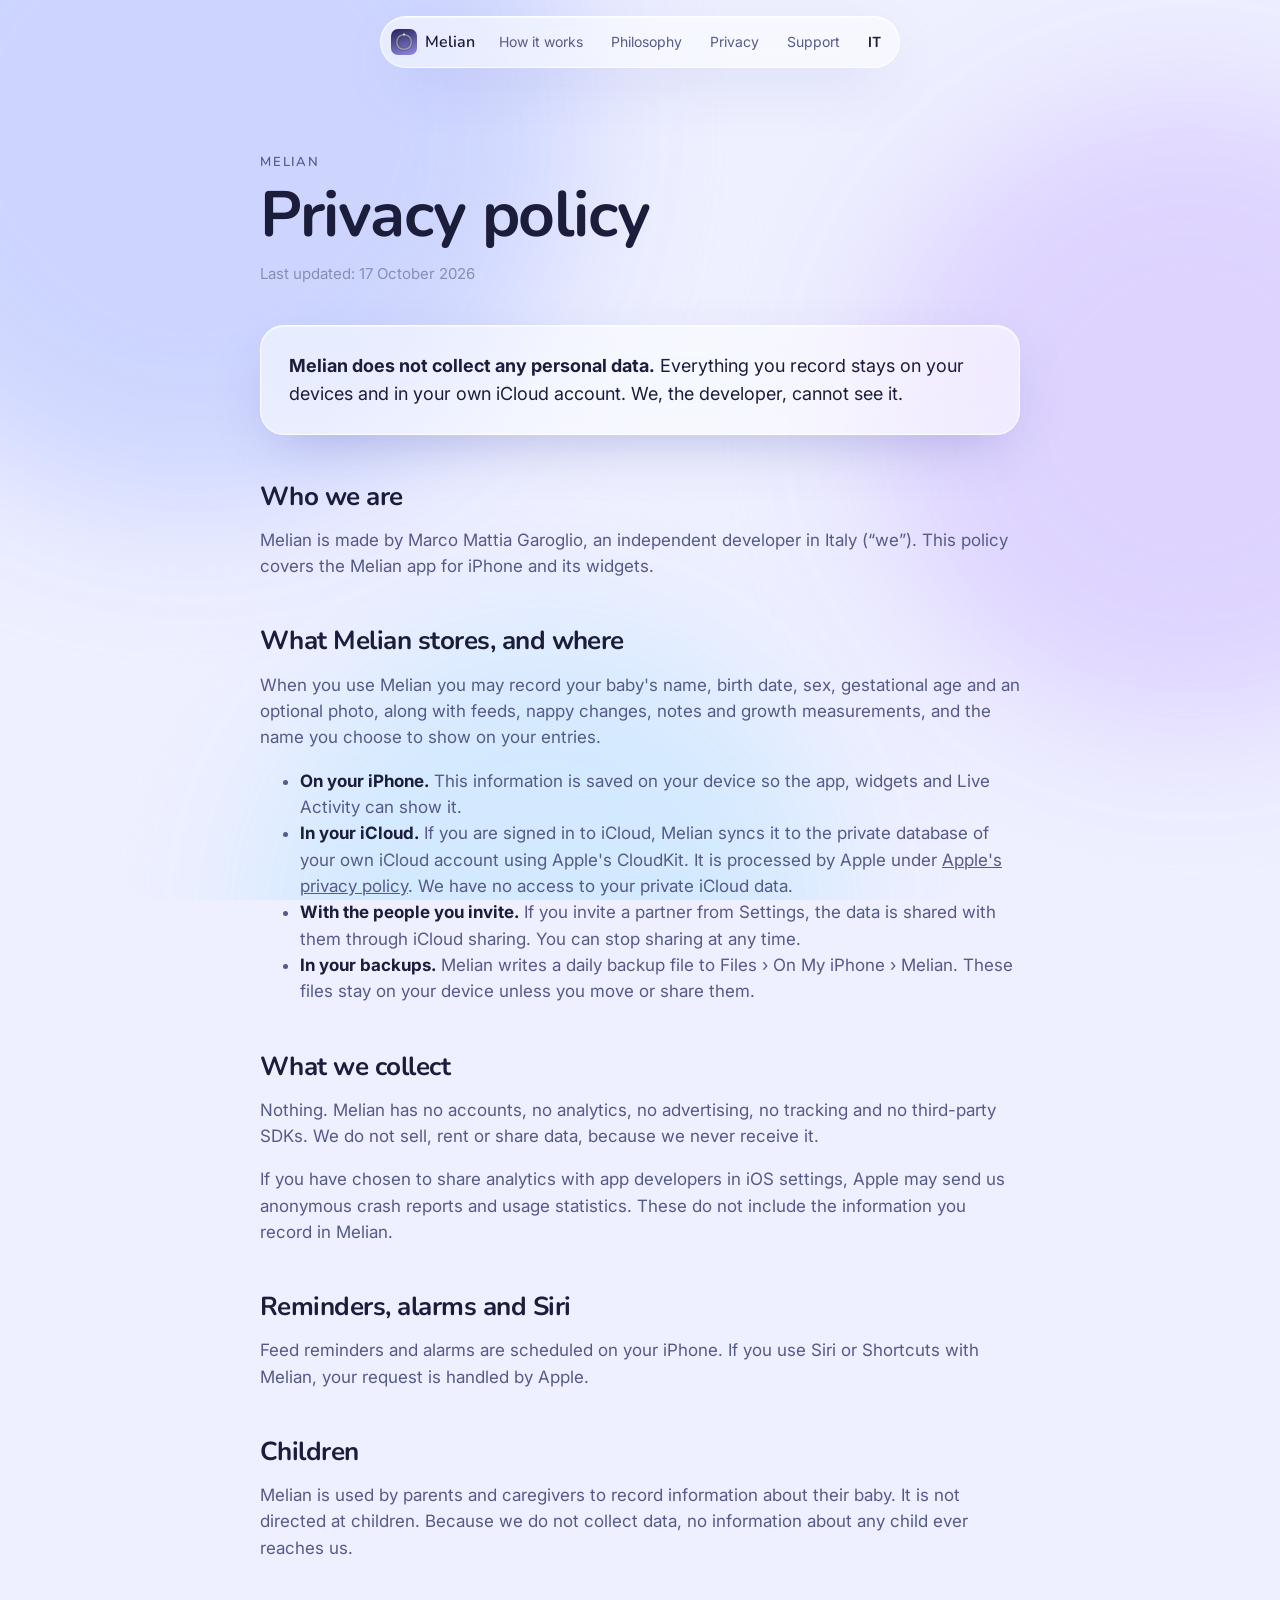
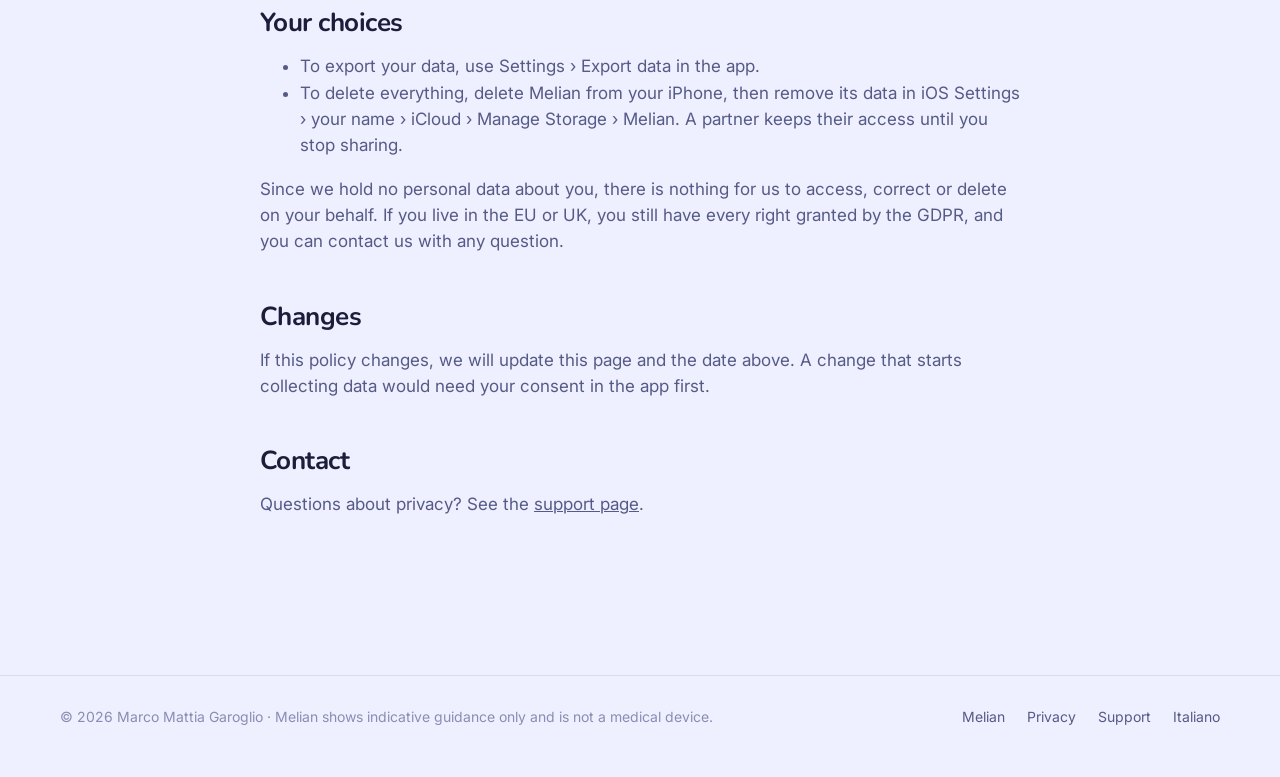
<file: privacy.html>
<!doctype html>
<html lang="en">
<head>
<meta charset="utf-8">
<meta name="viewport" content="width=device-width, initial-scale=1, viewport-fit=cover">
<title>Privacy policy · Melian</title>
<meta name="description" content="Melian does not collect any personal data. Everything you record stays on your devices and in your own iCloud account. We, the developer, cannot see it.">
<meta name="theme-color" content="#eef0ff" media="(prefers-color-scheme: light)">
<meta name="theme-color" content="#0b0d20" media="(prefers-color-scheme: dark)">
<link rel="icon" href="assets/favicon.png">
<link rel="apple-touch-icon" href="assets/apple-touch-icon.png">
<link rel="alternate" hreflang="en" href="https://marcogaroglio-online.github.io/melian-site/privacy.html">
<link rel="alternate" hreflang="it" href="https://marcogaroglio-online.github.io/melian-site/it/privacy.html">
<meta property="og:title" content="Privacy policy · Melian">
<meta property="og:description" content="Melian does not collect any personal data. Everything you record stays on your devices and in your own iCloud account. We, the developer, cannot see it.">
<meta property="og:image" content="https://marcogaroglio-online.github.io/melian-site/assets/icon-512.png">
<link rel="preconnect" href="https://fonts.googleapis.com">
<link rel="preconnect" href="https://fonts.gstatic.com" crossorigin>
<link href="https://fonts.googleapis.com/css2?family=Nunito:wght@500;600;700&family=Inter:wght@400;500;600&display=swap" rel="stylesheet">
<link rel="stylesheet" href="assets/style.css">
</head>
<body>
<div class="ambient" aria-hidden="true"><i data-depth=".08"></i><i data-depth=".16"></i><i data-depth=".24"></i></div>
<div class="grain" aria-hidden="true"></div>
<nav class="nav glass" aria-label="Melian">
  <a class="brand" href="./"><img src="assets/favicon.png" alt="" width="26" height="26">Melian</a>
  <a class="link hide-sm" href="./#story">How it works</a>
  <a class="link hide-sm" href="./#philosophy">Philosophy</a>
  <a class="link" href="privacy.html">Privacy</a>
  <a class="link" href="support.html">Support</a>
  <a class="link lang" href="it/privacy.html" hreflang="it" lang="it">IT</a>
</nav>

<main class="doc">
  <div class="wrap">
    <p class="eyebrow">Melian</p>
    <h1>Privacy policy</h1>
    <p class="meta">Last updated: 17 October 2026</p>
    <div class="summary glass"><p><strong>Melian does not collect any personal data.</strong> Everything you record stays on your devices and in your own iCloud account. We, the developer, cannot see it.</p></div>
    
<h2>Who we are</h2>
<p>Melian is made by Marco Mattia Garoglio, an independent developer in Italy (“we”). This policy covers the Melian app for iPhone and its widgets.</p>
<h2>What Melian stores, and where</h2>
<p>When you use Melian you may record your baby's name, birth date, sex, gestational age and an optional photo, along with feeds, nappy changes, notes and growth measurements, and the name you choose to show on your entries.</p>
<ul>
<li><strong>On your iPhone.</strong> This information is saved on your device so the app, widgets and Live Activity can show it.</li>
<li><strong>In your iCloud.</strong> If you are signed in to iCloud, Melian syncs it to the private database of your own iCloud account using Apple's CloudKit. It is processed by Apple under <a href="https://www.apple.com/legal/privacy/">Apple's privacy policy</a>. We have no access to your private iCloud data.</li>
<li><strong>With the people you invite.</strong> If you invite a partner from Settings, the data is shared with them through iCloud sharing. You can stop sharing at any time.</li>
<li><strong>In your backups.</strong> Melian writes a daily backup file to Files › On My iPhone › Melian. These files stay on your device unless you move or share them.</li>
</ul>
<h2>What we collect</h2>
<p>Nothing. Melian has no accounts, no analytics, no advertising, no tracking and no third-party SDKs. We do not sell, rent or share data, because we never receive it.</p>
<p>If you have chosen to share analytics with app developers in iOS settings, Apple may send us anonymous crash reports and usage statistics. These do not include the information you record in Melian.</p>
<h2>Reminders, alarms and Siri</h2>
<p>Feed reminders and alarms are scheduled on your iPhone. If you use Siri or Shortcuts with Melian, your request is handled by Apple.</p>
<h2>Children</h2>
<p>Melian is used by parents and caregivers to record information about their baby. It is not directed at children. Because we do not collect data, no information about any child ever reaches us.</p>
<h2>Your choices</h2>
<ul>
<li>To export your data, use Settings › Export data in the app.</li>
<li>To delete everything, delete Melian from your iPhone, then remove its data in iOS Settings › your name › iCloud › Manage Storage › Melian. A partner keeps their access until you stop sharing.</li>
</ul>
<p>Since we hold no personal data about you, there is nothing for us to access, correct or delete on your behalf. If you live in the EU or UK, you still have every right granted by the GDPR, and you can contact us with any question.</p>
<h2>Changes</h2>
<p>If this policy changes, we will update this page and the date above. A change that starts collecting data would need your consent in the app first.</p>
<h2>Contact</h2>
<p>Questions about privacy? See the <a href="support.html">support page</a>.</p>

  </div>
</main>
<footer class="site">
  <div class="wrap">
    <span>© 2026 Marco Mattia Garoglio · Melian shows indicative guidance only and is not a medical device.</span>
    <nav>
      <a href="./">Melian</a>
      <a href="privacy.html">Privacy</a>
      <a href="support.html">Support</a>
      <a href="it/" hreflang="it" lang="it">Italiano</a>
    </nav>
  </div>
</footer>
<script src="assets/main.js" defer></script>
</body>
</html>
</file>
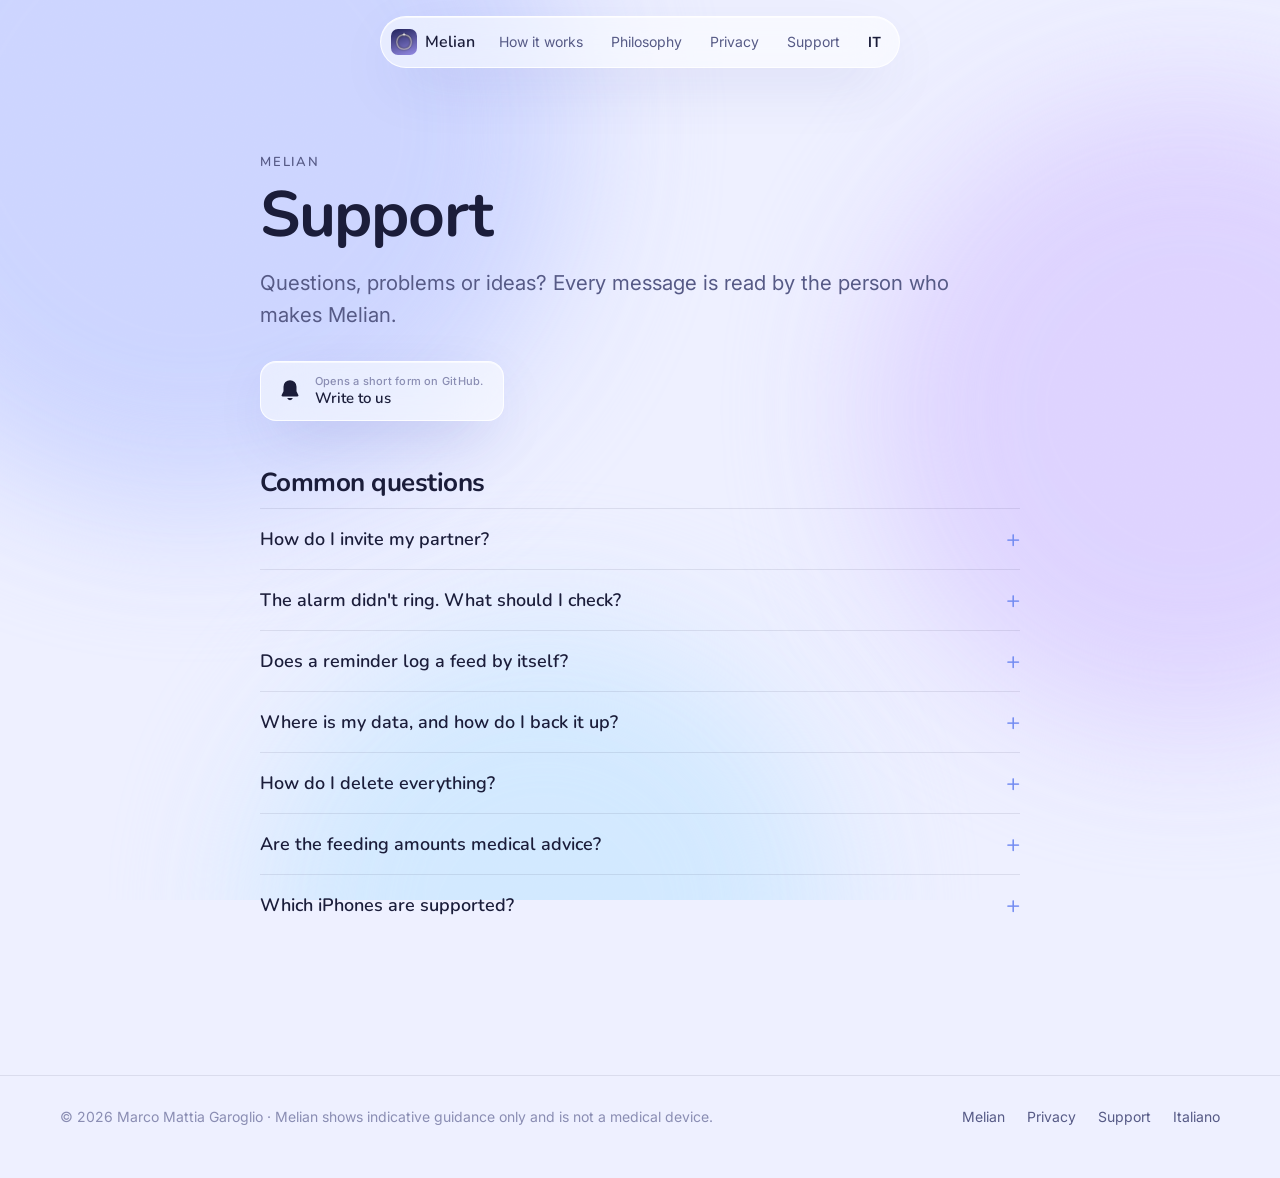
<file: support.html>
<!doctype html>
<html lang="en">
<head>
<meta charset="utf-8">
<meta name="viewport" content="width=device-width, initial-scale=1, viewport-fit=cover">
<title>Support · Melian</title>
<meta name="description" content="Questions, problems or ideas? Every message is read by the person who makes Melian.">
<meta name="theme-color" content="#eef0ff" media="(prefers-color-scheme: light)">
<meta name="theme-color" content="#0b0d20" media="(prefers-color-scheme: dark)">
<link rel="icon" href="assets/favicon.png">
<link rel="apple-touch-icon" href="assets/apple-touch-icon.png">
<link rel="alternate" hreflang="en" href="https://marcogaroglio-online.github.io/melian-site/support.html">
<link rel="alternate" hreflang="it" href="https://marcogaroglio-online.github.io/melian-site/it/support.html">
<meta property="og:title" content="Support · Melian">
<meta property="og:description" content="Questions, problems or ideas? Every message is read by the person who makes Melian.">
<meta property="og:image" content="https://marcogaroglio-online.github.io/melian-site/assets/icon-512.png">
<link rel="preconnect" href="https://fonts.googleapis.com">
<link rel="preconnect" href="https://fonts.gstatic.com" crossorigin>
<link href="https://fonts.googleapis.com/css2?family=Nunito:wght@500;600;700&family=Inter:wght@400;500;600&display=swap" rel="stylesheet">
<link rel="stylesheet" href="assets/style.css">
</head>
<body>
<div class="ambient" aria-hidden="true"><i data-depth=".08"></i><i data-depth=".16"></i><i data-depth=".24"></i></div>
<div class="grain" aria-hidden="true"></div>
<nav class="nav glass" aria-label="Melian">
  <a class="brand" href="./"><img src="assets/favicon.png" alt="" width="26" height="26">Melian</a>
  <a class="link hide-sm" href="./#story">How it works</a>
  <a class="link hide-sm" href="./#philosophy">Philosophy</a>
  <a class="link" href="privacy.html">Privacy</a>
  <a class="link" href="support.html">Support</a>
  <a class="link lang" href="it/support.html" hreflang="it" lang="it">IT</a>
</nav>

<main class="doc">
  <div class="wrap">
    <p class="eyebrow">Melian</p>
    <h1>Support</h1>
    <p class="lead">Questions, problems or ideas? Every message is read by the person who makes Melian.</p>
    <a class="badge glass contact" href="https://github.com/marcogaroglio-online/melian-site/issues/new" rel="noopener"><svg aria-hidden="true" viewBox="0 0 24 24" fill="currentColor"><path d="M12 2a6 6 0 0 0-6 6v4.3L4.3 15.6A1 1 0 0 0 5.2 17h13.6a1 1 0 0 0 .9-1.4L18 12.3V8a6 6 0 0 0-6-6Zm-2.6 16.5a2.7 2.7 0 0 0 5.2 0Z"/></svg><span><small>Opens a short form on GitHub.</small>Write to us</span></a>
    <h2>Common questions</h2>
    <details><summary>How do I invite my partner?</summary><p>Open Settings › Invite partner and send the invitation with Messages, Mail or any app. Your partner opens it on their iPhone with Melian installed, and both phones show the same data from then on.</p></details><details><summary>The alarm didn't ring. What should I check?</summary><p>In Melian, make sure Settings › Feed reminders › Remind me to feed and Loud alarm are on. Then check that alarms and notifications are allowed for Melian in iOS Settings. Settings › Test the alarm lets you hear it right away.</p></details><details><summary>Does a reminder log a feed by itself?</summary><p>No. A reminder only tells you it's time. A feed is logged only when you or your partner tap Feed, in the app, on a widget or on the Live Activity.</p></details><details><summary>Where is my data, and how do I back it up?</summary><p>On your iPhone and in your own iCloud. Melian also saves a daily backup in Files › On My iPhone › Melian, and Settings › Export data creates one whenever you want.</p></details><details><summary>How do I delete everything?</summary><p>Delete Melian, then go to iOS Settings › your name › iCloud › Manage Storage › Melian and delete its data.</p></details><details><summary>Are the feeding amounts medical advice?</summary><p>No. They are indicative ranges from published health guidance, shown with their source. Always follow your midwife, health visitor or doctor.</p></details><details><summary>Which iPhones are supported?</summary><p>Any iPhone that runs iOS 26 or later.</p></details>
  </div>
</main>
<footer class="site">
  <div class="wrap">
    <span>© 2026 Marco Mattia Garoglio · Melian shows indicative guidance only and is not a medical device.</span>
    <nav>
      <a href="./">Melian</a>
      <a href="privacy.html">Privacy</a>
      <a href="support.html">Support</a>
      <a href="it/" hreflang="it" lang="it">Italiano</a>
    </nav>
  </div>
</footer>
<script src="assets/main.js" defer></script>
</body>
</html>
</file>
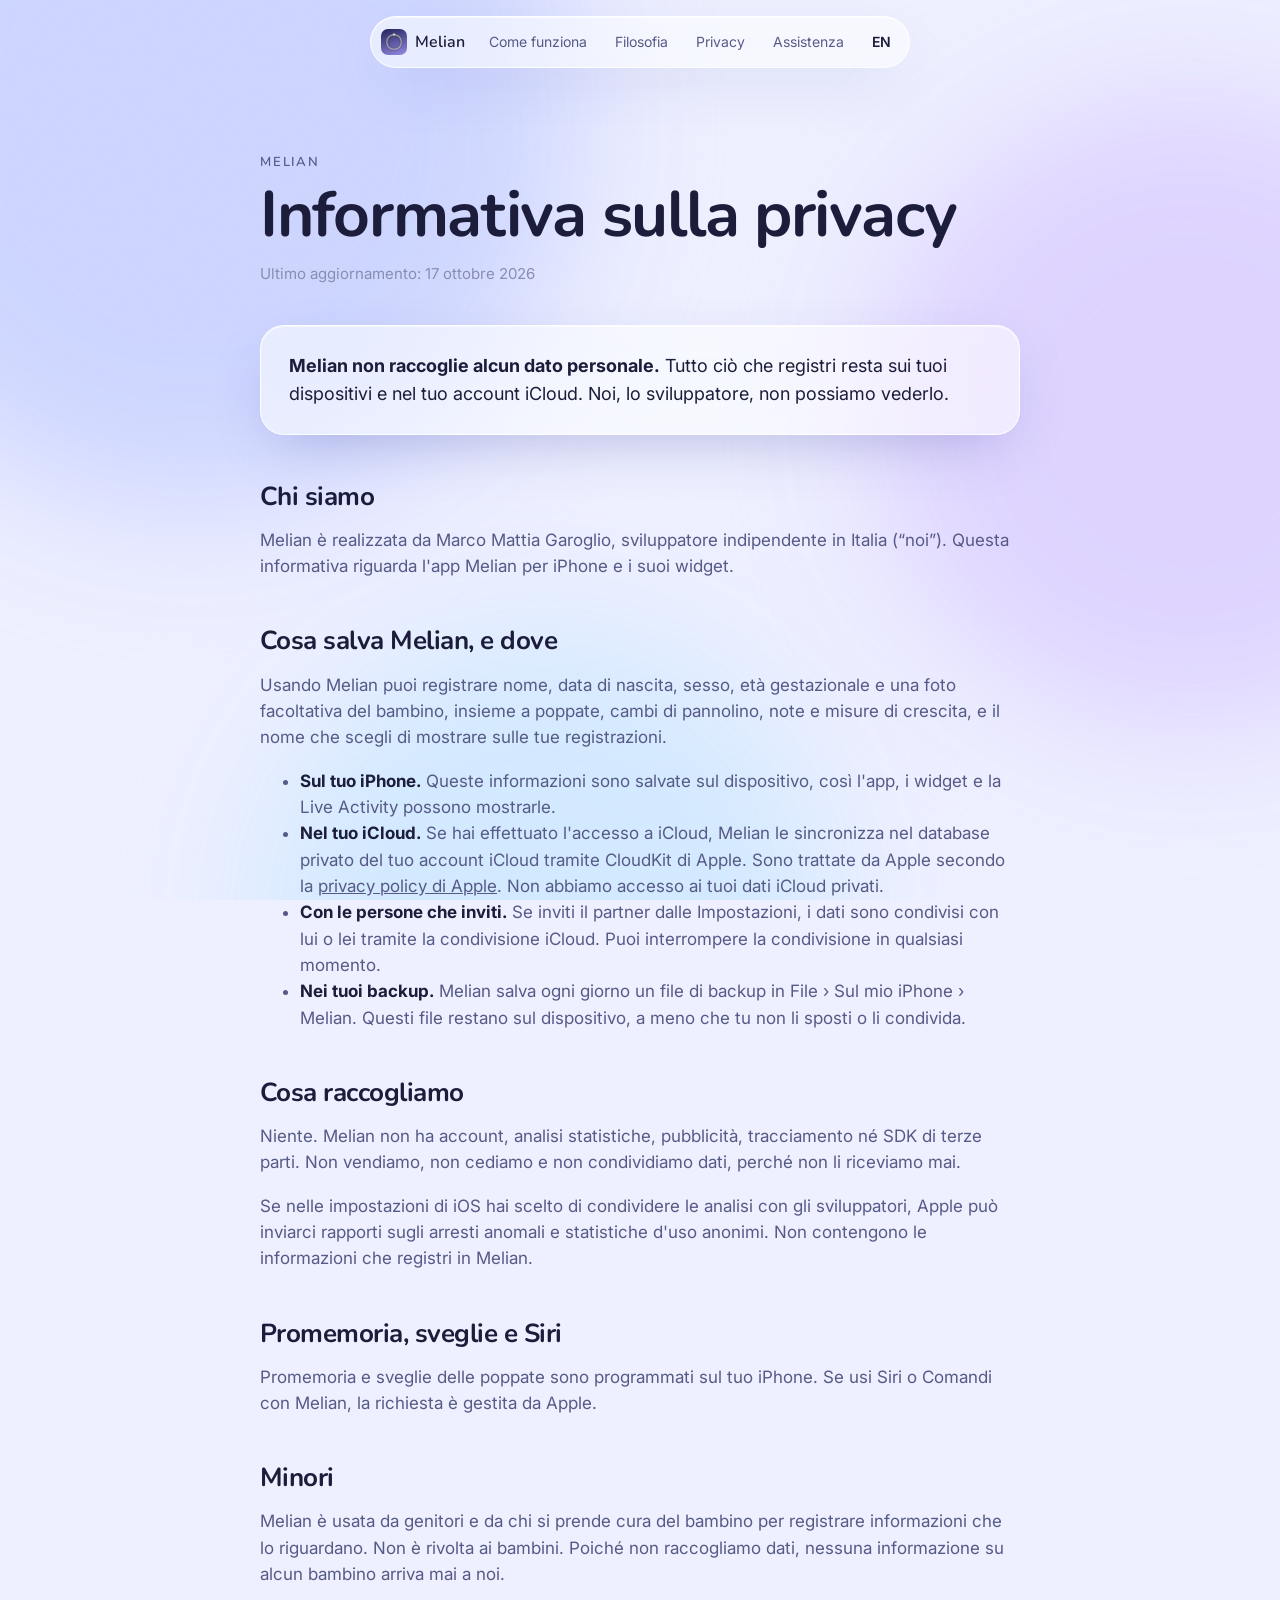
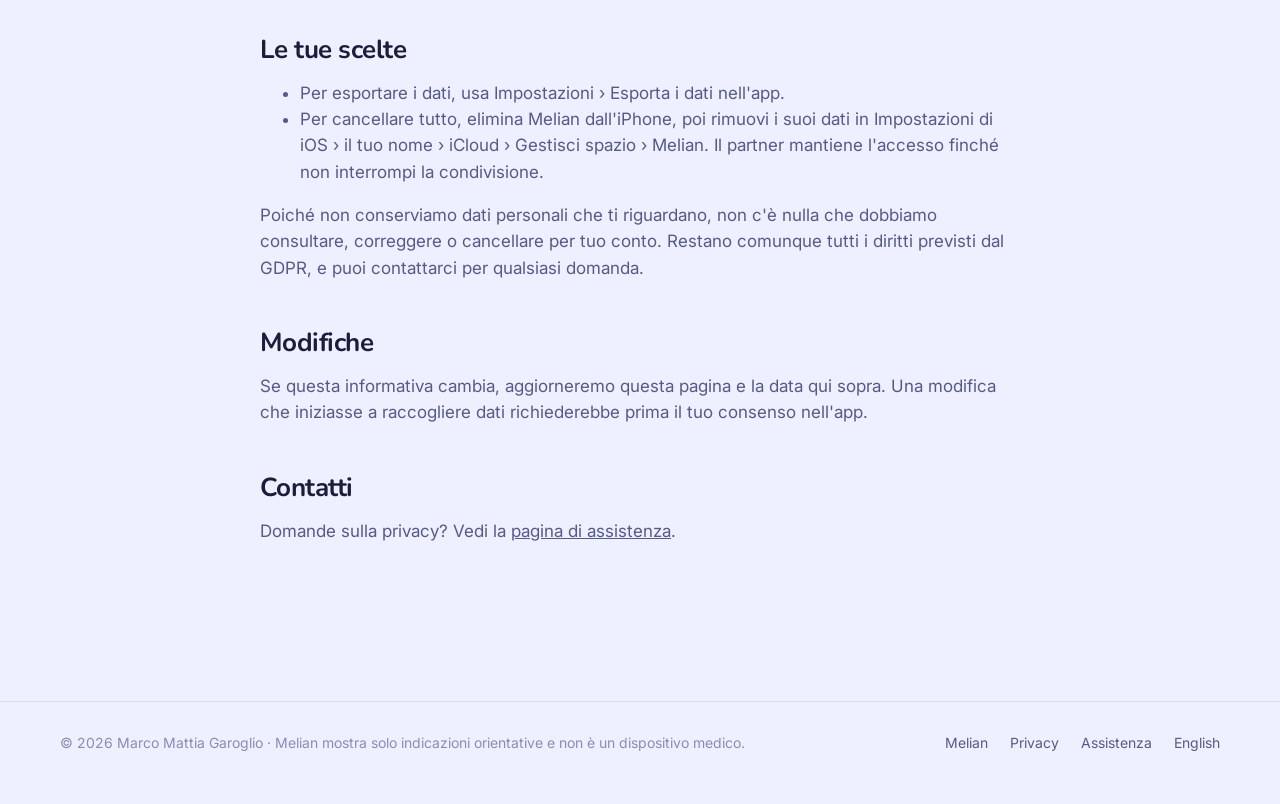
<file: it/privacy.html>
<!doctype html>
<html lang="it">
<head>
<meta charset="utf-8">
<meta name="viewport" content="width=device-width, initial-scale=1, viewport-fit=cover">
<title>Informativa sulla privacy · Melian</title>
<meta name="description" content="Melian non raccoglie alcun dato personale. Tutto ciò che registri resta sui tuoi dispositivi e nel tuo account iCloud. Noi, lo sviluppatore, non possiamo vederlo.">
<meta name="theme-color" content="#eef0ff" media="(prefers-color-scheme: light)">
<meta name="theme-color" content="#0b0d20" media="(prefers-color-scheme: dark)">
<link rel="icon" href="../assets/favicon.png">
<link rel="apple-touch-icon" href="../assets/apple-touch-icon.png">
<link rel="alternate" hreflang="en" href="https://marcogaroglio-online.github.io/melian-site/privacy.html">
<link rel="alternate" hreflang="it" href="https://marcogaroglio-online.github.io/melian-site/it/privacy.html">
<meta property="og:title" content="Informativa sulla privacy · Melian">
<meta property="og:description" content="Melian non raccoglie alcun dato personale. Tutto ciò che registri resta sui tuoi dispositivi e nel tuo account iCloud. Noi, lo sviluppatore, non possiamo vederlo.">
<meta property="og:image" content="https://marcogaroglio-online.github.io/melian-site/assets/icon-512.png">
<link rel="preconnect" href="https://fonts.googleapis.com">
<link rel="preconnect" href="https://fonts.gstatic.com" crossorigin>
<link href="https://fonts.googleapis.com/css2?family=Nunito:wght@500;600;700&family=Inter:wght@400;500;600&display=swap" rel="stylesheet">
<link rel="stylesheet" href="../assets/style.css">
</head>
<body>
<div class="ambient" aria-hidden="true"><i data-depth=".08"></i><i data-depth=".16"></i><i data-depth=".24"></i></div>
<div class="grain" aria-hidden="true"></div>
<nav class="nav glass" aria-label="Melian">
  <a class="brand" href="./"><img src="../assets/favicon.png" alt="" width="26" height="26">Melian</a>
  <a class="link hide-sm" href="./#story">Come funziona</a>
  <a class="link hide-sm" href="./#philosophy">Filosofia</a>
  <a class="link" href="privacy.html">Privacy</a>
  <a class="link" href="support.html">Assistenza</a>
  <a class="link lang" href="../privacy.html" hreflang="en" lang="en">EN</a>
</nav>

<main class="doc">
  <div class="wrap">
    <p class="eyebrow">Melian</p>
    <h1>Informativa sulla privacy</h1>
    <p class="meta">Ultimo aggiornamento: 17 ottobre 2026</p>
    <div class="summary glass"><p><strong>Melian non raccoglie alcun dato personale.</strong> Tutto ciò che registri resta sui tuoi dispositivi e nel tuo account iCloud. Noi, lo sviluppatore, non possiamo vederlo.</p></div>
    
<h2>Chi siamo</h2>
<p>Melian è realizzata da Marco Mattia Garoglio, sviluppatore indipendente in Italia (“noi”). Questa informativa riguarda l'app Melian per iPhone e i suoi widget.</p>
<h2>Cosa salva Melian, e dove</h2>
<p>Usando Melian puoi registrare nome, data di nascita, sesso, età gestazionale e una foto facoltativa del bambino, insieme a poppate, cambi di pannolino, note e misure di crescita, e il nome che scegli di mostrare sulle tue registrazioni.</p>
<ul>
<li><strong>Sul tuo iPhone.</strong> Queste informazioni sono salvate sul dispositivo, così l'app, i widget e la Live Activity possono mostrarle.</li>
<li><strong>Nel tuo iCloud.</strong> Se hai effettuato l'accesso a iCloud, Melian le sincronizza nel database privato del tuo account iCloud tramite CloudKit di Apple. Sono trattate da Apple secondo la <a href="https://www.apple.com/it/legal/privacy/">privacy policy di Apple</a>. Non abbiamo accesso ai tuoi dati iCloud privati.</li>
<li><strong>Con le persone che inviti.</strong> Se inviti il partner dalle Impostazioni, i dati sono condivisi con lui o lei tramite la condivisione iCloud. Puoi interrompere la condivisione in qualsiasi momento.</li>
<li><strong>Nei tuoi backup.</strong> Melian salva ogni giorno un file di backup in File › Sul mio iPhone › Melian. Questi file restano sul dispositivo, a meno che tu non li sposti o li condivida.</li>
</ul>
<h2>Cosa raccogliamo</h2>
<p>Niente. Melian non ha account, analisi statistiche, pubblicità, tracciamento né SDK di terze parti. Non vendiamo, non cediamo e non condividiamo dati, perché non li riceviamo mai.</p>
<p>Se nelle impostazioni di iOS hai scelto di condividere le analisi con gli sviluppatori, Apple può inviarci rapporti sugli arresti anomali e statistiche d'uso anonimi. Non contengono le informazioni che registri in Melian.</p>
<h2>Promemoria, sveglie e Siri</h2>
<p>Promemoria e sveglie delle poppate sono programmati sul tuo iPhone. Se usi Siri o Comandi con Melian, la richiesta è gestita da Apple.</p>
<h2>Minori</h2>
<p>Melian è usata da genitori e da chi si prende cura del bambino per registrare informazioni che lo riguardano. Non è rivolta ai bambini. Poiché non raccogliamo dati, nessuna informazione su alcun bambino arriva mai a noi.</p>
<h2>Le tue scelte</h2>
<ul>
<li>Per esportare i dati, usa Impostazioni › Esporta i dati nell'app.</li>
<li>Per cancellare tutto, elimina Melian dall'iPhone, poi rimuovi i suoi dati in Impostazioni di iOS › il tuo nome › iCloud › Gestisci spazio › Melian. Il partner mantiene l'accesso finché non interrompi la condivisione.</li>
</ul>
<p>Poiché non conserviamo dati personali che ti riguardano, non c'è nulla che dobbiamo consultare, correggere o cancellare per tuo conto. Restano comunque tutti i diritti previsti dal GDPR, e puoi contattarci per qualsiasi domanda.</p>
<h2>Modifiche</h2>
<p>Se questa informativa cambia, aggiorneremo questa pagina e la data qui sopra. Una modifica che iniziasse a raccogliere dati richiederebbe prima il tuo consenso nell'app.</p>
<h2>Contatti</h2>
<p>Domande sulla privacy? Vedi la <a href="support.html">pagina di assistenza</a>.</p>

  </div>
</main>
<footer class="site">
  <div class="wrap">
    <span>© 2026 Marco Mattia Garoglio · Melian mostra solo indicazioni orientative e non è un dispositivo medico.</span>
    <nav>
      <a href="./">Melian</a>
      <a href="privacy.html">Privacy</a>
      <a href="support.html">Assistenza</a>
      <a href="../" hreflang="en" lang="en">English</a>
    </nav>
  </div>
</footer>
<script src="../assets/main.js" defer></script>
</body>
</html>
</file>
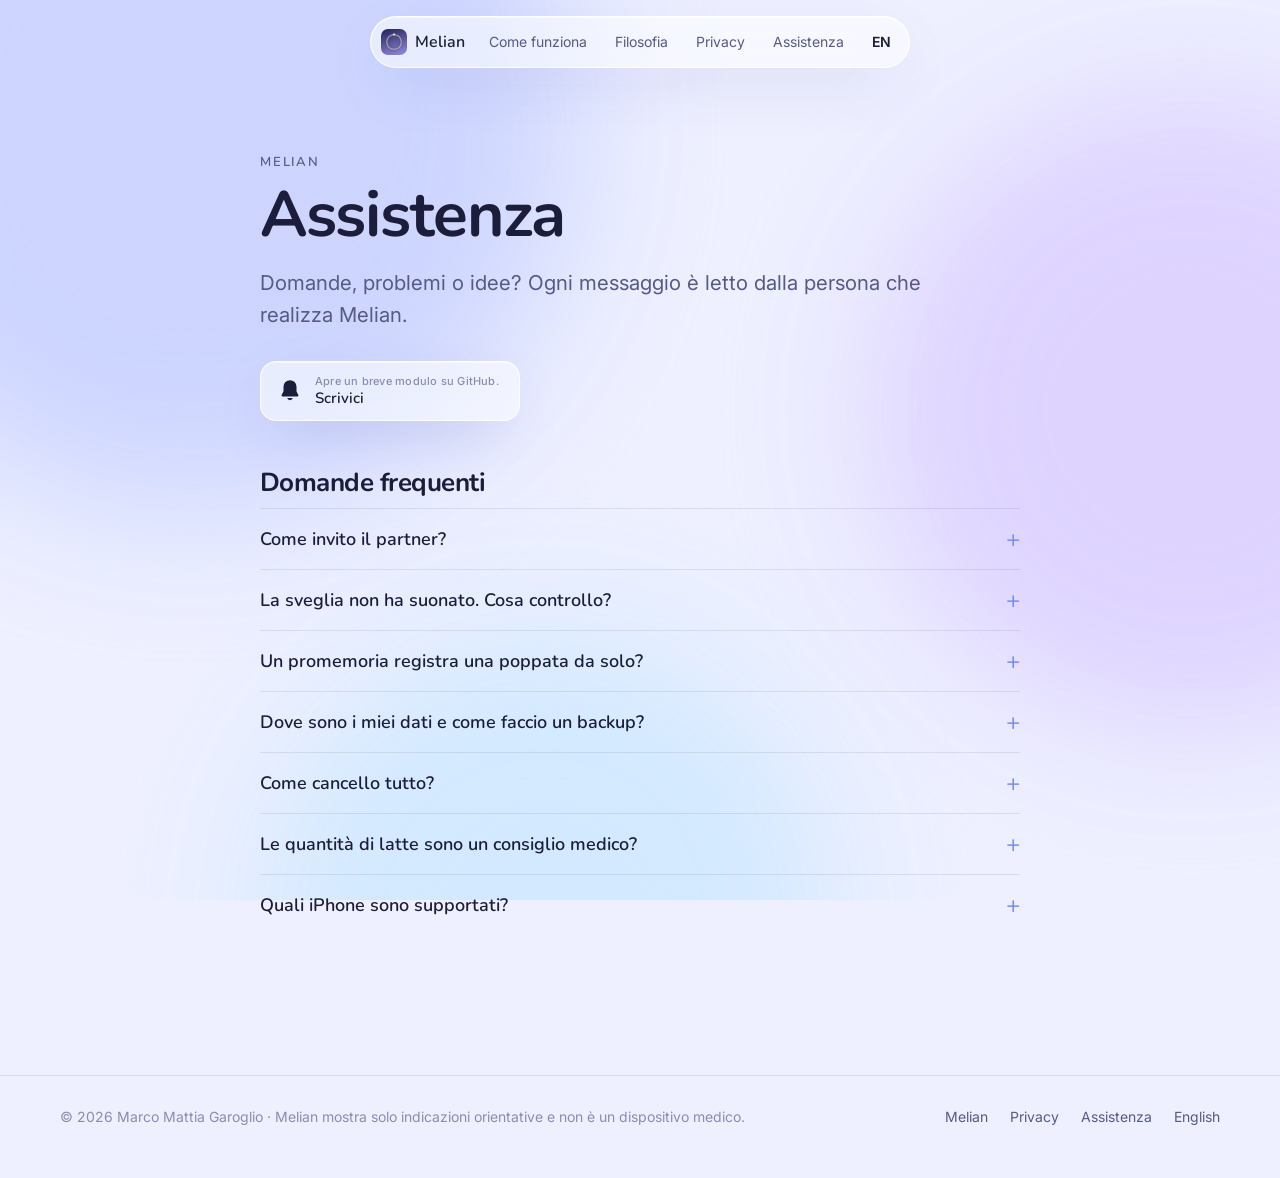
<file: it/support.html>
<!doctype html>
<html lang="it">
<head>
<meta charset="utf-8">
<meta name="viewport" content="width=device-width, initial-scale=1, viewport-fit=cover">
<title>Assistenza · Melian</title>
<meta name="description" content="Domande, problemi o idee? Ogni messaggio è letto dalla persona che realizza Melian.">
<meta name="theme-color" content="#eef0ff" media="(prefers-color-scheme: light)">
<meta name="theme-color" content="#0b0d20" media="(prefers-color-scheme: dark)">
<link rel="icon" href="../assets/favicon.png">
<link rel="apple-touch-icon" href="../assets/apple-touch-icon.png">
<link rel="alternate" hreflang="en" href="https://marcogaroglio-online.github.io/melian-site/support.html">
<link rel="alternate" hreflang="it" href="https://marcogaroglio-online.github.io/melian-site/it/support.html">
<meta property="og:title" content="Assistenza · Melian">
<meta property="og:description" content="Domande, problemi o idee? Ogni messaggio è letto dalla persona che realizza Melian.">
<meta property="og:image" content="https://marcogaroglio-online.github.io/melian-site/assets/icon-512.png">
<link rel="preconnect" href="https://fonts.googleapis.com">
<link rel="preconnect" href="https://fonts.gstatic.com" crossorigin>
<link href="https://fonts.googleapis.com/css2?family=Nunito:wght@500;600;700&family=Inter:wght@400;500;600&display=swap" rel="stylesheet">
<link rel="stylesheet" href="../assets/style.css">
</head>
<body>
<div class="ambient" aria-hidden="true"><i data-depth=".08"></i><i data-depth=".16"></i><i data-depth=".24"></i></div>
<div class="grain" aria-hidden="true"></div>
<nav class="nav glass" aria-label="Melian">
  <a class="brand" href="./"><img src="../assets/favicon.png" alt="" width="26" height="26">Melian</a>
  <a class="link hide-sm" href="./#story">Come funziona</a>
  <a class="link hide-sm" href="./#philosophy">Filosofia</a>
  <a class="link" href="privacy.html">Privacy</a>
  <a class="link" href="support.html">Assistenza</a>
  <a class="link lang" href="../support.html" hreflang="en" lang="en">EN</a>
</nav>

<main class="doc">
  <div class="wrap">
    <p class="eyebrow">Melian</p>
    <h1>Assistenza</h1>
    <p class="lead">Domande, problemi o idee? Ogni messaggio è letto dalla persona che realizza Melian.</p>
    <a class="badge glass contact" href="https://github.com/marcogaroglio-online/melian-site/issues/new" rel="noopener"><svg aria-hidden="true" viewBox="0 0 24 24" fill="currentColor"><path d="M12 2a6 6 0 0 0-6 6v4.3L4.3 15.6A1 1 0 0 0 5.2 17h13.6a1 1 0 0 0 .9-1.4L18 12.3V8a6 6 0 0 0-6-6Zm-2.6 16.5a2.7 2.7 0 0 0 5.2 0Z"/></svg><span><small>Apre un breve modulo su GitHub.</small>Scrivici</span></a>
    <h2>Domande frequenti</h2>
    <details><summary>Come invito il partner?</summary><p>Apri Impostazioni › Invita il partner e invia l'invito con Messaggi, Mail o un'altra app. Il partner lo apre sul suo iPhone con Melian installata, e da quel momento i due telefoni mostrano gli stessi dati.</p></details><details><summary>La sveglia non ha suonato. Cosa controllo?</summary><p>In Melian, verifica che in Impostazioni › Promemoria poppate siano attivi Ricordami la poppata e Sveglia forte. Poi controlla che sveglie e notifiche siano consentite per Melian nelle Impostazioni di iOS. Con Impostazioni › Prova la sveglia puoi sentirla subito.</p></details><details><summary>Un promemoria registra una poppata da solo?</summary><p>No. Il promemoria ti avvisa soltanto. Una poppata viene registrata solo quando tu o il partner toccate Poppata, nell'app, su un widget o sulla Live Activity.</p></details><details><summary>Dove sono i miei dati e come faccio un backup?</summary><p>Sul tuo iPhone e nel tuo iCloud. Melian salva anche un backup giornaliero in File › Sul mio iPhone › Melian, e Impostazioni › Esporta i dati ne crea uno quando vuoi.</p></details><details><summary>Come cancello tutto?</summary><p>Elimina Melian, poi vai in Impostazioni di iOS › il tuo nome › iCloud › Gestisci spazio › Melian e cancella i suoi dati.</p></details><details><summary>Le quantità di latte sono un consiglio medico?</summary><p>No. Sono intervalli indicativi tratti da indicazioni sanitarie pubblicate, mostrati con la loro fonte. Segui sempre l'ostetrica, il pediatra o il medico.</p></details><details><summary>Quali iPhone sono supportati?</summary><p>Qualsiasi iPhone con iOS 26 o successivo.</p></details>
  </div>
</main>
<footer class="site">
  <div class="wrap">
    <span>© 2026 Marco Mattia Garoglio · Melian mostra solo indicazioni orientative e non è un dispositivo medico.</span>
    <nav>
      <a href="./">Melian</a>
      <a href="privacy.html">Privacy</a>
      <a href="support.html">Assistenza</a>
      <a href="../" hreflang="en" lang="en">English</a>
    </nav>
  </div>
</footer>
<script src="../assets/main.js" defer></script>
</body>
</html>
</file>
<file: assets/style.css>
/* Melian site. Same language as the app: lavender mesh light, glass only on things you touch,
   rounded digits, quiet motion. Everything degrades to a still page with prefers-reduced-motion. */

:root {
  --bg: #eef0ff;
  --bg-2: #e3e8ff;
  --ink: #1b1d3a;
  --ink-2: #565a86;
  --ink-3: #8a8db3;
  --line: rgba(27, 29, 58, .09);
  --feed: #738cf2;
  --wet: #54b3db;
  --dirty: #dba366;
  --both: #9e8ce0;
  --star: #ecbe6e;
  --glass: rgba(255, 255, 255, .55);
  --glass-edge: rgba(255, 255, 255, .85);
  --glass-shadow: 0 20px 60px -20px rgba(60, 66, 160, .35);
  --blob-a: #c9d2ff;
  --blob-b: #dcd0ff;
  --blob-c: #cfe8ff;
  --phone-bg: linear-gradient(160deg, #edf0ff 0%, #e2e6ff 45%, #e9e2ff 100%);
  --round: ui-rounded, "SF Pro Rounded", "Nunito", system-ui, -apple-system, "Segoe UI", sans-serif;
  --text: -apple-system, BlinkMacSystemFont, "SF Pro Text", "Inter", system-ui, "Segoe UI", sans-serif;
  --ease: cubic-bezier(.22, 1, .36, 1);
  --spring: cubic-bezier(.34, 1.56, .64, 1);
  color-scheme: light dark;
}

@media (prefers-color-scheme: dark) {
  :root {
    --bg: #0b0d20;
    --bg-2: #111433;
    --ink: #eef0ff;
    --ink-2: #b4b8e6;
    --ink-3: #7c80b0;
    --line: rgba(238, 240, 255, .1);
    --glass: rgba(40, 44, 96, .45);
    --glass-edge: rgba(255, 255, 255, .14);
    --glass-shadow: 0 30px 80px -30px rgba(0, 0, 0, .7);
    --blob-a: #262c78;
    --blob-b: #3a2a78;
    --blob-c: #173a66;
    --phone-bg: linear-gradient(160deg, #0f1230 0%, #141a44 45%, #1e1748 100%);
  }
}

* { box-sizing: border-box; }
html { scroll-behavior: smooth; -webkit-text-size-adjust: 100%; overflow-x: clip; }
body {
  margin: 0;
  background: var(--bg);
  color: var(--ink);
  font: 17px/1.55 var(--text);
  overflow-x: clip;
  -webkit-font-smoothing: antialiased;
}
a { color: inherit; }
img { max-width: 100%; display: block; }
:focus-visible { outline: 2px solid var(--feed); outline-offset: 3px; border-radius: 8px; }
.sr { position: absolute; width: 1px; height: 1px; overflow: hidden; clip: rect(0 0 0 0); }

/* ---------- Ambient background: drifting blobs, moved by scroll (parallax) ---------- */

.ambient { position: fixed; inset: 0; z-index: -1; overflow: hidden; pointer-events: none; }
.ambient i {
  position: absolute; border-radius: 50%; filter: blur(70px); opacity: .9;
  will-change: transform;
}
.ambient i:nth-child(1) { width: 60vmax; height: 60vmax; left: -15vmax; top: -20vmax; background: var(--blob-a); animation: drift 26s var(--ease) infinite alternate; }
.ambient i:nth-child(2) { width: 50vmax; height: 50vmax; right: -18vmax; top: 10vh; background: var(--blob-b); animation: drift 32s var(--ease) infinite alternate-reverse; }
.ambient i:nth-child(3) { width: 45vmax; height: 45vmax; left: 20vw; top: 70vh; background: var(--blob-c); animation: drift 28s var(--ease) infinite alternate; }
@keyframes drift {
  from { translate: 0 0; scale: 1; }
  to { translate: 6vmax 4vmax; scale: 1.12; }
}
.grain {
  position: fixed; inset: 0; z-index: -1; pointer-events: none; opacity: .05; mix-blend-mode: overlay;
  background-image: url("data:image/svg+xml,%3Csvg xmlns='http://www.w3.org/2000/svg' width='160' height='160'%3E%3Cfilter id='n'%3E%3CfeTurbulence type='fractalNoise' baseFrequency='.9' numOctaves='2'/%3E%3C/filter%3E%3Crect width='100%25' height='100%25' filter='url(%23n)'/%3E%3C/svg%3E");
}

/* ---------- Glass ---------- */

.glass {
  background: var(--glass);
  border: 1px solid var(--glass-edge);
  box-shadow: var(--glass-shadow), inset 0 1px 0 rgba(255, 255, 255, .6);
  -webkit-backdrop-filter: blur(24px) saturate(1.6);
  backdrop-filter: blur(24px) saturate(1.6);
}

/* ---------- Nav ---------- */

.nav {
  position: fixed; z-index: 20; top: 16px; left: 50%; translate: -50% 0;
  display: flex; align-items: center; gap: 4px; padding: 6px 6px 6px 10px;
  border-radius: 999px; width: max-content; max-width: calc(100vw - 24px);
  transition: translate .5s var(--ease), opacity .5s var(--ease);
}
.nav.hide { translate: -50% -140%; opacity: 0; }
.nav .brand { display: flex; align-items: center; gap: 8px; font: 600 16px var(--round); text-decoration: none; padding-right: 8px; }
.nav .brand img { width: 26px; height: 26px; border-radius: 7px; }
.nav a.link {
  text-decoration: none; font-size: 14px; color: var(--ink-2); padding: 8px 12px; border-radius: 999px;
  transition: background .3s, color .3s;
}
.nav a.link:hover { background: rgba(115, 140, 242, .14); color: var(--ink); }
.nav a.lang { font-weight: 600; color: var(--ink); }
@media (max-width: 560px) { .nav a.hide-sm { display: none; } }

/* ---------- Layout ---------- */

main { position: relative; }
section { position: relative; }
.wrap { width: min(1160px, 100% - 40px); margin: 0 auto; }
.eyebrow {
  font: 600 13px var(--round); letter-spacing: .14em; text-transform: uppercase; color: var(--feed);
}
h1, h2, h3 { font-family: var(--round); letter-spacing: -.02em; margin: 0; }
h1 { font-size: clamp(44px, 7.4vw, 92px); line-height: .98; font-weight: 700; }
h2 { font-size: clamp(34px, 4.8vw, 60px); line-height: 1.04; font-weight: 700; }
h3 { font-size: 22px; line-height: 1.2; font-weight: 600; }
p.lead { font-size: clamp(18px, 1.6vw, 21px); color: var(--ink-2); max-width: 34em; }
.grad {
  background: linear-gradient(100deg, var(--feed), var(--both) 45%, var(--wet) 90%);
  -webkit-background-clip: text; background-clip: text; color: transparent;
}

/* ---------- Hero ---------- */

.hero { min-height: 100svh; display: grid; align-items: center; padding: 120px 0 60px; }
.hero .wrap { display: grid; grid-template-columns: 1.05fr .95fr; gap: 40px; align-items: center; }
.hero h1 .line { display: block; overflow: hidden; padding-bottom: .06em; }
.hero h1 .line span { display: inline-block; translate: 0 110%; animation: rise 1.1s var(--ease) forwards; }
.hero h1 .line:nth-child(2) span { animation-delay: .12s; }
.hero h1 .line:nth-child(3) span { animation-delay: .24s; }
@keyframes rise { to { translate: 0 0; } }
.hero .lead { margin: 26px 0 34px; opacity: 0; animation: fade 1s .5s var(--ease) forwards; }
.hero .cta { display: flex; flex-wrap: wrap; gap: 12px; align-items: center; opacity: 0; animation: fade 1s .7s var(--ease) forwards; }
@keyframes fade { from { opacity: 0; translate: 0 14px; } to { opacity: 1; translate: 0 0; } }
.badge {
  display: inline-flex; align-items: center; gap: 12px; padding: 12px 20px 12px 16px; border-radius: 16px;
  text-decoration: none; font: 600 15px var(--round);
}
.badge svg { width: 26px; height: 26px; }
.badge small { display: block; font: 500 11px var(--text); color: var(--ink-3); letter-spacing: .02em; }
.ghost { color: var(--ink-2); font-size: 15px; text-decoration: none; padding: 12px 6px; }
.ghost:hover { color: var(--ink); }
.hero .stage { position: relative; display: grid; place-items: center; perspective: 1400px; min-height: 640px; }
.scroll-hint {
  position: absolute; left: 50%; bottom: 22px; translate: -50% 0; font-size: 12px; color: var(--ink-3);
  letter-spacing: .12em; text-transform: uppercase; display: grid; justify-items: center; gap: 8px;
}
.scroll-hint i { width: 1px; height: 36px; background: linear-gradient(var(--ink-3), transparent); animation: hint 2.2s var(--ease) infinite; transform-origin: top; }
@keyframes hint { 0% { scale: 1 0; } 50% { scale: 1 1; } 100% { scale: 1 1; opacity: 0; } }

.stars { position: absolute; inset: -10% -20%; pointer-events: none; }
.stars b {
  position: absolute; width: 14px; height: 14px; background: var(--star);
  clip-path: polygon(50% 0, 61% 39%, 100% 50%, 61% 61%, 50% 100%, 39% 61%, 0 50%, 39% 39%);
  filter: drop-shadow(0 0 8px rgba(236, 190, 110, .8)); animation: twinkle 4s ease-in-out infinite;
}
@keyframes twinkle { 50% { opacity: .35; scale: .7; } }

@media (max-width: 900px) {
  .hero .wrap { grid-template-columns: 1fr; text-align: left; }
  .hero .stage { min-height: 600px; }
  .scroll-hint { display: none; }
}

/* ---------- Phone: Melian's screens as live HTML ----------
   Measured from the app on a 440 x 956 pt screen. Inside .screen, 1em is one point,
   so every size below reads like the SwiftUI it copies. The app is shown in light mode. */

.phone {
  --s: 1;
  position: relative; width: calc(330px * var(--s)); height: calc(691px * var(--s));
  border-radius: calc(54px * var(--s)); padding: calc(11px * var(--s));
  background: linear-gradient(145deg, #2a2d52, #0f1027 60%, #2b2d55);
  box-shadow: 0 60px 120px -40px rgba(40, 44, 130, .55), 0 0 0 1px rgba(255, 255, 255, .08) inset, 0 2px 0 rgba(255, 255, 255, .15) inset;
}
.hero .phone { will-change: transform; }
.phone::before { /* side light that follows the tilt */
  content: ""; position: absolute; inset: 0; border-radius: inherit; pointer-events: none; z-index: 20;
  background: radial-gradient(120% 60% at var(--lx, 30%) var(--ly, 0%), rgba(255, 255, 255, .22), transparent 60%);
  mix-blend-mode: soft-light;
}
.screen {
  position: relative; height: 100%; border-radius: calc(44px * var(--s)); overflow: hidden;
  font-size: calc(.7px * var(--s)); line-height: 1.2; color: #16172a; color-scheme: light;
  font-family: -apple-system, BlinkMacSystemFont, "SF Pro Text", "Inter", system-ui, sans-serif;
  /* the app's 3 x 3 mesh, light */
  background:
    radial-gradient(60% 40% at 0% 0%, #edefff, transparent 70%),
    radial-gradient(60% 40% at 100% 50%, #dbedff, transparent 70%),
    radial-gradient(60% 45% at 0% 100%, #ece6ff, transparent 70%),
    radial-gradient(70% 45% at 50% 50%, #d1d6fc, transparent 75%),
    linear-gradient(180deg, #e8ecff, #e3e4ff 50%, #e9eeff);
}
.screen svg { display: block; }
.screen button { font: inherit; color: inherit; border: 0; padding: 0; margin: 0; background: none; -webkit-tap-highlight-color: transparent; }
.screen .r, .screen b, .screen strong { font-family: var(--round); }

/* status bar and Dynamic Island */
.status { position: absolute; z-index: 6; top: 0; left: 0; right: 0; height: 54em; display: flex; justify-content: space-between; align-items: center; padding: 4em 34em 0 50em; }
.status .clock { font: 600 17em/1 -apple-system, BlinkMacSystemFont, "SF Pro Text", "Inter", system-ui, sans-serif; letter-spacing: -.01em; }
.status .sb { display: flex; gap: 6em; align-items: center; }
.status .sb svg:nth-child(1) { width: 18em; height: 12em; }
.status .sb svg:nth-child(2) { width: 17em; height: 12em; }
.status .sb svg:nth-child(3) { width: 27em; height: 13em; }
.status.light { color: #fff; }
.island {
  position: absolute; z-index: 9; top: 11em; left: 50%; translate: -50% 0; width: 126em; height: 37em; border-radius: 19em;
  background: #000; display: flex; align-items: center; justify-content: space-between; padding: 0 9em 0 7em; color: #a8adff;
  transition: width .6s var(--spring);
}
.island .li-ring { position: relative; width: 24em; height: 24em; opacity: 0; transition: opacity .3s; }
.island .li-ring .isl { width: 100%; height: 100%; }
.island .li-ring > svg:last-child { position: absolute; inset: 6em; width: 12em; height: 12em; }
.island .li-t { font: 600 15em/1 var(--round); opacity: 0; transition: opacity .3s; font-variant-numeric: tabular-nums; white-space: nowrap; }
.phone.live .island { width: 200em; }
.phone.live .island .li-ring, .phone.live .island .li-t { opacity: 1; transition-delay: .25s; }
.isl .track { stroke: rgba(168, 173, 255, .25); fill: none; }
.isl .bar { stroke: #a8adff; fill: none; stroke-linecap: round; rotate: -90deg; transform-origin: center; }

/* Today */
.today { position: absolute; inset: 0; }
.top { position: absolute; top: 73em; left: 18em; right: 18em; height: 58em; display: flex; align-items: center; gap: 9em; }
.g-btn, .g-plus, .g-arrow {
  display: grid; place-items: center; background: rgba(255, 255, 255, .78); color: #16172a;
  box-shadow: 0 6em 18em -6em rgba(70, 76, 150, .35), inset 0 0 0 1em rgba(255, 255, 255, .9);
}
.g-btn { height: 58em; border-radius: 29em; flex: none; }
.g-btn.moon { width: 56em; height: 56em; color: #6f7ff0; }
.g-btn.moon svg { width: 24em; height: 24em; }
.g-btn.plus { width: 66em; }
.g-btn.plus svg, .g-plus svg { width: 22em; height: 22em; }
.top .who { flex: 1; display: grid; gap: 4em; padding-top: 2em; }
.top .who b { font: 700 32em/1 var(--round); letter-spacing: -.01em; }
.top .who > span { font-size: 16em; color: #85869c; }

.big { position: absolute; top: 148em; left: 105em; width: 230em; height: 230em; }
.bring { width: 100%; height: 100%; rotate: -90deg; overflow: visible; }
.bring .track { stroke: rgba(118, 120, 170, .13); fill: none; }
.bring .bar { stroke: url(#melianRing); fill: none; stroke-linecap: round; transition: stroke-dashoffset 1.2s var(--ease); filter: drop-shadow(0 0 6em rgba(115, 130, 240, .35)); }
.big .label { position: absolute; inset: 0; display: grid; place-content: center; justify-items: center; gap: 6em; text-align: center; }
.big .label > small { font-size: 15em; color: #85869c; }
.big .label strong { font: 700 46em/1 var(--round); letter-spacing: -.02em; font-variant-numeric: tabular-nums; }
.big .label em { font-style: normal; font-size: 14em; color: #85869c; }

.minis { position: absolute; top: 394em; left: 17.5em; right: 17.5em; display: grid; grid-template-columns: repeat(4, 1fr); text-align: center; }
.mini { display: grid; justify-items: center; }
.mini .mr { position: relative; width: 52em; height: 52em; }
.mring { width: 100%; height: 100%; rotate: -90deg; }
.mring .track { stroke: rgba(118, 120, 170, .14); fill: none; }
.mring .bar { stroke: url(#melianMini); fill: none; stroke-linecap: round; transition: stroke-dashoffset 1s var(--ease); }
.mini .mr i { position: absolute; inset: 0; display: grid; place-items: center; color: #8d90e6; transition: opacity .3s, scale .4s var(--spring); }
.mini .mr i svg { width: 17em; height: 17em; }
.mini[data-k="dirty"] .mr i { color: #8e8fa3; }
.mini .ok { opacity: 0; scale: .5; }
.mini.done .ok { opacity: 1; scale: 1; }
.mini.done .ic { opacity: 0; }
.mini strong { margin-top: .36em; font: 700 22em/1.1 var(--round); font-variant-numeric: tabular-nums; }
.mini > small { font-size: 12.5em; color: #85869c; line-height: 1.3; }
.mini > span:last-child { font-size: 14em; color: #85869c; }

.act {
  position: absolute; display: grid; place-content: center; justify-items: center; cursor: pointer; overflow: hidden;
  box-shadow: inset 0 0 0 1.2em rgba(255, 255, 255, .7), 0 10em 26em -14em rgba(70, 76, 170, .45);
  transition: transform .25s var(--spring), filter .25s;
}
.act:active, .act.tap { transform: scale(.95); }
.act svg { width: 24em; height: 24em; color: #101120; }
.act.feed { top: 529em; left: 18em; width: 403em; height: 110em; border-radius: 34em; gap: 7em; background: linear-gradient(135deg, #a9b3f4, #c1b6f0); }
.act.feed svg { width: 28em; height: 28em; }
.act.feed b { font: 600 19em/1 var(--round); }
.act.feed small { font-size: 13.5em; color: #4f5279; }
.nappies { position: absolute; top: 655em; left: 18em; width: 403em; height: 83em; }
.nappies .act { top: 0; width: 124em; height: 83em; border-radius: 26em; gap: 9em; }
.nappies .act b { font: 500 17em/1 var(--round); }
.act.wet { left: 0; background: linear-gradient(135deg, #9fd5f1, #acb9f5); }
.act.dirty { left: 139.5em; background: linear-gradient(135deg, #f0cba7, #ecdac9); }
.act.both { left: 279em; background: linear-gradient(135deg, #c7bdf2, #a7d0ef); }
.act .ripple { position: absolute; border-radius: 50%; background: rgba(255, 255, 255, .55); scale: 0; animation: ripple .7s var(--ease) forwards; pointer-events: none; }
@keyframes ripple { to { scale: 4; opacity: 0; } }

.tl-h { position: absolute; top: 58.3em; left: 1.92em; margin: 0; font: 600 13em/1 var(--text); letter-spacing: .06em; text-transform: uppercase; color: #85869c; }
.tl { position: absolute; top: 778em; left: 0; right: 0; margin: 0; padding: 0; list-style: none; }
.tl li { position: relative; display: grid; grid-template-columns: 76em 26em 1fr auto; align-items: center; column-gap: 12em; height: 47em; padding: 0 18em 0 8em; }
.tl li + li::before { content: ""; position: absolute; left: 107em; top: -21em; height: 41em; width: 2em; margin-left: -1em; background: rgba(118, 120, 170, .25); }
.tl time { justify-self: end; font-size: 16em; color: #85869c; font-variant-numeric: tabular-nums; white-space: nowrap; }
.tl time small, .d-row small small, .big .label em small { font-size: .85em; }
.tl .dot { position: relative; z-index: 1; width: 26em; height: 26em; border-radius: 50%; display: grid; place-items: center; color: #fff; }
.tl .dot svg { width: 14em; height: 14em; }
.tl .k-feed { background: #8f97ea; }
.tl .k-wet { background: #6db7e0; }
.tl .k-dirty { background: #e2a970; }
.tl .k-both { background: #a594e4; }
.tl .what { font-size: 19em; white-space: nowrap; overflow: hidden; text-overflow: ellipsis; }
.tl .gap { font-style: normal; font-size: 14em; color: #85869c; }
.tl li.new { animation: slotIn .7s var(--spring); }
@keyframes slotIn { from { opacity: 0; translate: 0 -12em; scale: .96; } }

.tabbar {
  position: absolute; z-index: 5; left: 21em; right: 21em; top: 873em; height: 64em; border-radius: 32em; padding: 4em;
  display: grid; grid-template-columns: repeat(4, 1fr); background: rgba(250, 250, 255, .72);
  -webkit-backdrop-filter: blur(16em) saturate(1.6); backdrop-filter: blur(16em) saturate(1.6);
  box-shadow: 0 12em 30em -14em rgba(60, 66, 150, .35), inset 0 0 0 1em rgba(255, 255, 255, .9);
}
.tab { display: grid; place-content: center; justify-items: center; gap: 3em; border-radius: 28em; color: #16172a; }
.tab svg { width: 25em; height: 25em; }
.tab b { font: 600 11.5em/1 var(--text); }
.tab.on { background: rgba(118, 120, 170, .12); color: #6f7ff0; }
.today::after { /* content fades under the floating tab bar, as in the app */
  content: ""; position: absolute; left: 0; right: 0; bottom: 0; height: 90em; pointer-events: none;
  background: linear-gradient(transparent, rgba(232, 234, 255, .9) 60%);
}

/* Lock Screen with the Live Activity */
.lock, .days { position: absolute; inset: 0; z-index: 7; opacity: 0; pointer-events: none; transition: opacity .7s var(--ease), translate .7s var(--ease); }
.lock { color: #fff; translate: 0 -3%; }
.lock .wall {
  position: absolute; inset: 0;
  background:
    radial-gradient(70% 45% at 85% 12%, #6f6fe0, transparent 70%),
    radial-gradient(80% 55% at 0% 80%, #3a3f9e, transparent 70%),
    radial-gradient(60% 40% at 100% 100%, #8a6cd6, transparent 70%),
    linear-gradient(170deg, #22265e, #151842 55%, #1d1748);
}
.lock .when { position: absolute; top: 72em; left: 0; right: 0; display: grid; justify-items: center; }
.lock .when > span { font: 600 21em/1 var(--text); opacity: .85; }
.lock .when strong { margin-top: .02em; font: 700 104em/1 var(--round); letter-spacing: -.02em; color: rgba(236, 238, 255, .92); font-variant-numeric: tabular-nums; }
.activity {
  position: absolute; left: 14em; right: 14em; top: 626em; border-radius: 26em; padding: 16em 18em; display: grid; gap: 12em;
  background: rgba(26, 28, 61, .85); -webkit-backdrop-filter: blur(20em); backdrop-filter: blur(20em);
}
.la-row { display: flex; align-items: center; gap: 14em; }
.badge48 { position: relative; width: 48em; height: 48em; flex: none; color: #a8adff; }
.la-ring { width: 100%; height: 100%; rotate: -90deg; }
.la-ring .track { stroke: rgba(168, 173, 255, .25); fill: none; }
.la-ring .bar { stroke: #a8adff; fill: none; stroke-linecap: round; }
.badge48 > svg:last-child { position: absolute; inset: 14em; width: 20em; height: 20em; }
.la-text { flex: 1; display: grid; min-width: 0; }
.la-text > small { font: 500 13em/1.3 var(--round); color: rgba(235, 235, 245, .6); }
.la-text b { font: 600 22em/1.2 var(--round); white-space: nowrap; font-variant-numeric: tabular-nums; }
.la-fed { display: flex; align-items: center; gap: .4em; padding: 0 1.05em; height: 2.4em; border-radius: 1.2em; background: #a8adff; color: #fff; font: 600 15em/1 var(--round); }
.la-fed svg { width: 1.1em; height: 1.1em; }
.la-foot { display: flex; justify-content: space-between; gap: .6em; font: 400 12.5em/1 var(--round); color: rgba(235, 235, 245, .6); }
.lk-btn { position: absolute; bottom: 44em; width: 50em; height: 50em; border-radius: 50%; display: grid; place-items: center; background: rgba(255, 255, 255, .14); -webkit-backdrop-filter: blur(10em); backdrop-filter: blur(10em); }
.lk-btn.left { left: 46em; } .lk-btn.right { right: 46em; }
.lk-btn svg { width: 22em; height: 22em; }
.lock .home { position: absolute; bottom: 9em; left: 50%; width: 140em; height: 5em; margin-left: -70em; border-radius: 3em; background: #fff; }

/* Days */
.days { background: inherit; }
.days .g-plus { position: absolute; top: 63em; right: 20em; width: 45em; height: 45em; border-radius: 50%; }
.days h3 { position: absolute; top: 3.53em; left: .59em; margin: 0; font: 700 34em/1 var(--round); }
.seg { position: absolute; top: 168em; left: 14em; right: 14em; height: 32em; border-radius: 16em; background: rgba(118, 120, 170, .14); display: grid; grid-template-columns: 1fr 1fr; padding: 2em; }
.seg span { display: grid; place-items: center; border-radius: 14em; font: 600 13.5em/1 var(--text); }
.seg span.on { background: #fff; box-shadow: 0 2em 6em rgba(0, 0, 0, .08); }
.d-nav { position: absolute; top: 208em; left: 18em; right: 18em; height: 52em; display: flex; align-items: center; justify-content: space-between; }
.g-arrow { width: 64em; height: 52em; border-radius: 26em; }
.g-arrow svg { width: 18em; height: 18em; }
.d-date { font-size: 16em; padding: .45em 1.1em; border-radius: 2em; background: rgba(118, 120, 170, .12); font-variant-numeric: tabular-nums; }
.d-row { position: absolute; left: 14em; right: 14em; display: flex; gap: 22em; align-items: center; }
.d-row[data-k="formula"] { top: 278em; } .d-row[data-k="feeds"] { top: 380em; } .d-row[data-k="wet"] { top: 482em; } .d-row[data-k="dirty"] { top: 584em; }
.d-ring { position: relative; width: 80em; height: 80em; flex: none; }
.dr { width: 100%; height: 100%; rotate: -90deg; }
.dr .track { stroke: rgba(118, 120, 170, .14); fill: none; }
.dr .bar { stroke: url(#melianMini); fill: none; stroke-linecap: round; }
.d-ring .ic { position: absolute; inset: 0; display: grid; place-items: center; color: #8d90e6; }
.d-row[data-k="dirty"] .ic { color: #8e8fa3; }
.d-ring .ic svg { width: 24em; height: 24em; }
.d-row > div { display: grid; gap: 5em; min-width: 0; }
.d-row > div > small { font-size: 14.5em; color: #85869c; }
.d-row p { margin: 0; white-space: nowrap; }
.d-row p b { font: 700 32em/1 var(--round); }
.d-row p { font: 700 32em/1 var(--round); }
.d-row p b { font-size: 1em; }
.d-row p em { font: 400 .44em var(--text); font-style: normal; color: #85869c; }

/* ---------- Story: one pinned phone, four chapters ---------- */

.story { height: 460vh; }
.story .pin { position: sticky; top: 0; height: 100vh; display: grid; align-items: center; overflow: hidden; }
.story .wrap { display: grid; grid-template-columns: .9fr 1.1fr; gap: 60px; align-items: center; }
.story .phones { position: relative; display: grid; place-items: center; height: 720px; }
.story .phones .phone { transition: translate 1s var(--ease), rotate 1s var(--ease), scale 1s var(--ease); }
.story .partner {
  position: absolute; opacity: 0; translate: 40% 6%; rotate: 8deg; scale: .86; pointer-events: none;
  transition: opacity .8s var(--ease), translate 1s var(--ease), rotate 1s var(--ease);
}
.story .sync {
  position: absolute; left: 50%; top: 46%; width: 220px; height: 60px; translate: -10% 0; opacity: 0;
  transition: opacity .6s var(--ease); z-index: 6; overflow: visible;
}
.story .sync path { stroke: var(--feed); stroke-width: 2.5; fill: none; stroke-dasharray: 4 9; animation: flow 1s linear infinite; }
@keyframes flow { to { stroke-dashoffset: -26; } }
.chapters { position: relative; min-height: 380px; }
.chapter {
  position: absolute; inset: 0 0 auto 0; opacity: 0; translate: 0 30px; filter: blur(6px);
  transition: opacity .7s var(--ease), translate .7s var(--ease), filter .7s var(--ease); pointer-events: none;
}
.chapter.on { opacity: 1; translate: 0 0; filter: none; pointer-events: auto; }
.chapter .n { font: 700 15px var(--round); color: var(--ink-3); letter-spacing: .1em; }
.chapter h2 { margin: 12px 0 18px; }
.progress { display: flex; gap: 8px; margin-top: 30px; }
.progress i { height: 4px; flex: 0 0 34px; border-radius: 4px; background: var(--line); overflow: hidden; position: relative; }
.progress i::after { content: ""; position: absolute; inset: 0; background: var(--feed); scale: var(--p, 0) 1; transform-origin: left; }

.story[data-step="1"] .main-phone { --hi: 1; }
.story[data-step="1"] .main-phone .act.feed { animation: nudge 2.4s var(--ease) infinite; }
@keyframes nudge { 0%, 70%, 100% { transform: scale(1); } 80% { transform: scale(.94); } 88% { transform: scale(1.02); } }
.story[data-step="2"] .main-phone .lock { opacity: 1; translate: 0 0; }
/* on the Lock Screen the activity shows as the card, so the island is empty */
.story[data-step="2"] .main-phone .island { width: 126em; }
.story[data-step="2"] .main-phone .island > * { opacity: 0; transition-delay: 0s; }
.story[data-step="3"] .main-phone { translate: -22% 0; rotate: -4deg; }
.story[data-step="3"] .partner { opacity: 1; translate: 32% 4%; rotate: 5deg; }
.story[data-step="3"] .sync { opacity: 1; }
.story[data-step="4"] .main-phone { scale: 1.04; }
.story[data-step="4"] .main-phone .days { opacity: 1; }

@media (max-width: 900px) {
  .story { height: 420vh; }
  .story .pin { height: 100vh; height: 100svh; align-items: stretch; }
  .story .wrap { grid-template-columns: 1fr; grid-template-rows: minmax(0, 1fr) auto; gap: 0; padding-top: 64px; padding-bottom: 28px; }
  .story .phones { height: auto; min-height: 0; align-self: stretch; }
  .story .phones .phone { --s: var(--fit, .5); }
  .story .phones .partner { --s: calc(var(--fit, .5) * .9); }
  .story[data-step="3"] .main-phone { translate: -30% 0; }
  .story[data-step="3"] .partner { translate: 30% 4%; }
  .story .sync { width: 120px; }
  .chapters { min-height: 0; display: grid; }
  .chapter { position: static; grid-area: 1 / 1; }
  .chapter h2 { font-size: 28px; margin: 4px 0 8px; }
  .chapter p { font-size: 16px; line-height: 1.5; margin: 0; }
  .progress { margin-top: 18px; }
}

/* ---------- Principles ---------- */

.principles { padding: 160px 0 120px; }
.principles header { max-width: 760px; margin-bottom: 70px; }
.principles header h2 { margin: 14px 0 20px; }
.plist { list-style: none; margin: 0; padding: 0; display: grid; grid-template-columns: repeat(3, 1fr); gap: 56px 48px; counter-reset: p; }
.plist li { counter-increment: p; border-top: 1px solid var(--line); padding-top: 26px; }
.plist li::before { content: counter(p, decimal-leading-zero); font: 600 13px var(--round); color: var(--feed); letter-spacing: .1em; }
.plist h3 { margin: 12px 0 10px; }
.plist p { margin: 0; color: var(--ink-2); }
@media (max-width: 900px) { .plist { grid-template-columns: 1fr; gap: 36px; } }

/* ---------- Big statement with horizontal parallax words ---------- */

.statement { padding: 80px 0; overflow: hidden; }
.statement .row { white-space: nowrap; font: 700 clamp(56px, 11vw, 160px)/1 var(--round); letter-spacing: -.04em; will-change: transform; }
.statement .row + .row { margin-top: 8px; }
.statement .row span { color: transparent; -webkit-text-stroke: 1.5px var(--ink-3); }
.statement .row b { font-weight: inherit; }

/* ---------- Privacy diagram ---------- */

.privacy-band { padding: 140px 0; }
.privacy-band .wrap { display: grid; grid-template-columns: 1fr 1fr; gap: 60px; align-items: center; }
.privacy-band h2 { margin: 14px 0 20px; }
.diagram { width: 100%; height: auto; overflow: visible; }
.diagram .node rect { fill: var(--glass); stroke: var(--glass-edge); }
.diagram { max-width: 560px; justify-self: center; }
.diagram text { fill: var(--ink); font: 600 17px var(--round); }
.diagram text.sub { fill: var(--ink-2); font: 500 13px var(--text); }
.diagram .wire { fill: none; stroke: var(--feed); stroke-width: 2.5; stroke-dasharray: 5 10; animation: flow 1.2s linear infinite; }
.diagram .blocked { stroke: var(--ink-3); stroke-dasharray: 3 7; stroke-width: 2; fill: none; opacity: .6; }
.diagram .x { stroke: #e0707a; stroke-width: 3; stroke-linecap: round; }
@media (max-width: 900px) { .privacy-band .wrap { grid-template-columns: 1fr; } }

/* ---------- Maker note ---------- */

.note { padding: 120px 0 160px; }
.note blockquote {
  margin: 0 auto; max-width: 820px; font: 500 clamp(24px, 2.8vw, 36px)/1.35 var(--round); letter-spacing: -.01em; text-align: center;
}
.note blockquote .w { opacity: .15; transition: opacity .4s; }
.note blockquote .w.lit { opacity: 1; }
.note cite { display: block; text-align: center; margin-top: 28px; font: 500 15px var(--text); color: var(--ink-2); font-style: normal; }

/* ---------- Footer CTA ---------- */

.end { padding: 80px 0 60px; text-align: center; }
.end img.icon { width: 112px; height: 112px; border-radius: 26px; margin: 0 auto 30px; box-shadow: 0 30px 60px -20px rgba(60, 66, 160, .55); }
.end h2 { margin-bottom: 18px; }
.end p.lead { margin: 0 auto 32px; }
footer.site { border-top: 1px solid var(--line); margin-top: 100px; padding: 30px 0 50px; color: var(--ink-3); font-size: 14px; }
footer.site .wrap { display: flex; flex-wrap: wrap; gap: 14px 26px; justify-content: space-between; }
footer.site nav { display: flex; gap: 22px; flex-wrap: wrap; }
footer.site a { text-decoration: none; color: var(--ink-2); }
footer.site a:hover { color: var(--ink); }

/* ---------- Reveal on scroll ---------- */

.reveal { opacity: 0; translate: 0 40px; transition: opacity 1s var(--ease), translate 1s var(--ease); transition-delay: calc(var(--i, 0) * 90ms); }
.reveal.in { opacity: 1; translate: 0 0; }

/* ---------- Document pages (privacy, support) ---------- */

.doc { padding: 140px 0 40px; }
.doc .wrap { max-width: 760px; }
.doc h1 { font-size: clamp(40px, 6vw, 64px); margin: 12px 0 10px; }
.doc .meta { color: var(--ink-3); font-size: 15px; margin-bottom: 40px; }
.doc h2 { font-size: 26px; margin: 48px 0 12px; }
.doc p, .doc li { color: var(--ink-2); }
.doc strong { color: var(--ink); }
.doc .summary { padding: 26px 28px; border-radius: 24px; margin: 30px 0; }
.doc .summary p { margin: 0; color: var(--ink); font-size: 18px; }
.doc details { border-top: 1px solid var(--line); padding: 18px 0; }
.doc details summary { cursor: pointer; font: 600 18px var(--round); color: var(--ink); list-style: none; display: flex; justify-content: space-between; gap: 16px; }
.doc details summary::after { content: "+"; color: var(--feed); font-weight: 400; font-size: 24px; line-height: 1; transition: rotate .3s var(--ease); }
.doc details[open] summary::after { rotate: 45deg; }
.doc details p { margin: 12px 0 0; }
.contact { display: inline-flex; margin-top: 10px; }

/* ---------- Reduced motion: a calm, still page ---------- */

@media (prefers-reduced-motion: reduce) {
  *, *::before, *::after { animation: none !important; transition-duration: .01ms !important; }
  .hero h1 .line span, .hero .lead, .hero .cta { translate: 0 0; opacity: 1; }
  .reveal { opacity: 1; translate: 0 0; }
  .note blockquote .w { opacity: 1; }
  html { scroll-behavior: auto; }
}
</file>
